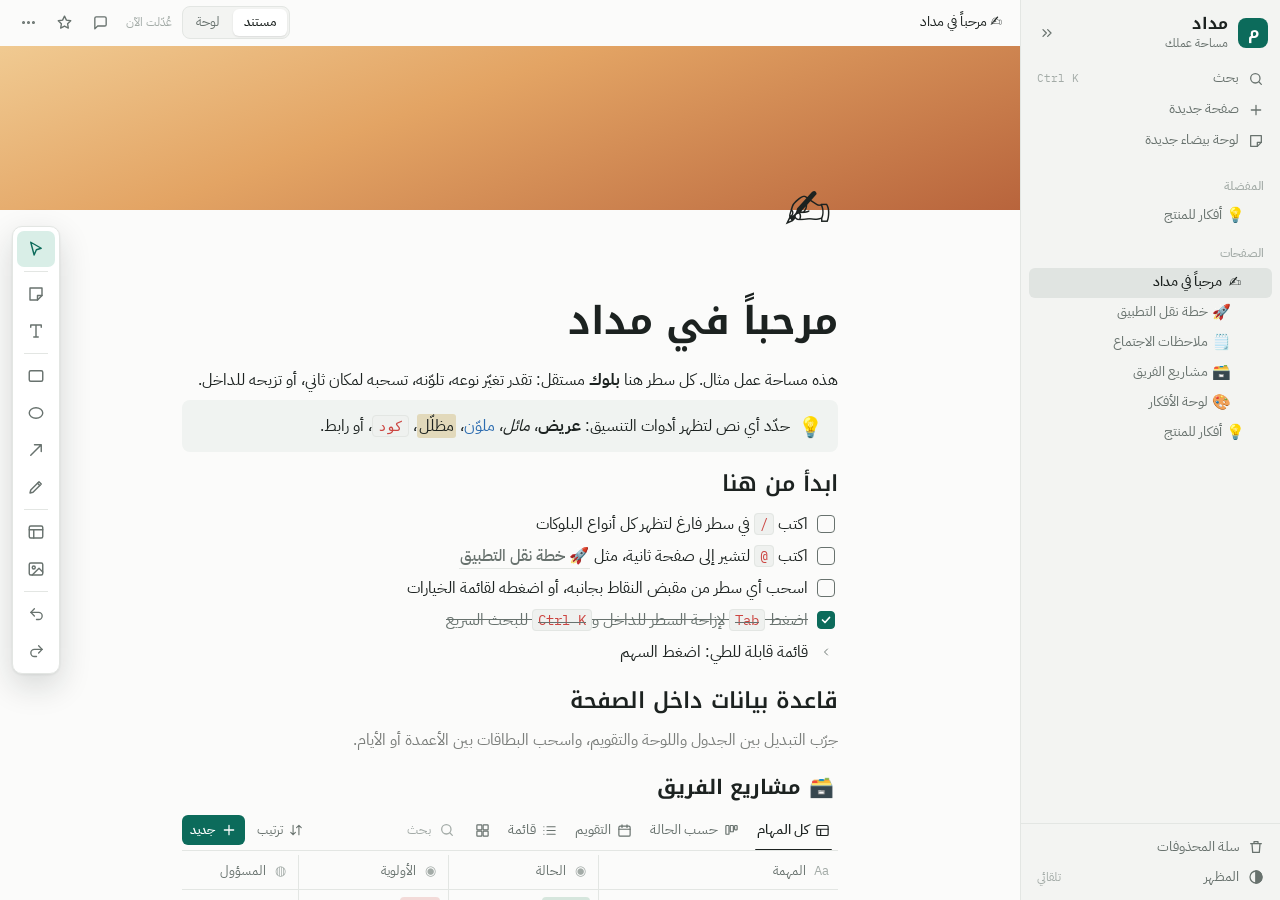
<file: مداد.html>
<!doctype html><html><head><meta charset=utf8><meta name=viewport content="width=device-width,initial-scale=1,viewport-fit=cover"><style>:root{color-scheme:light;box-sizing:border-box;padding-top:env(safe-area-inset-top,0px);padding-bottom:env(safe-area-inset-bottom,0px)}html{scroll-padding-top:env(safe-area-inset-top,0px)}body{margin:0;padding:0;font:14px -apple-system,BlinkMacSystemFont,sans-serif;background:#fff;color:#000}img{max-width:100%}[hidden]:not([hidden=until-found i]){display:none!important}</style></head><body>
<title>مداد</title>
<link rel="preconnect" href="https://fonts.googleapis.com">
<link rel="preconnect" href="https://fonts.gstatic.com" crossorigin>
<link rel="stylesheet" href="https://fonts.googleapis.com/css2?family=IBM+Plex+Sans+Arabic:wght@400;500;600&family=Noto+Kufi+Arabic:wght@600;700&family=Noto+Naskh+Arabic:wght@400;600&family=IBM+Plex+Mono:wght@400;500&display=swap">
<style>
/* Layout: page tree on the right (RTL), a calm writing column with a hover gutter for block handles; databases break out wider */
:root{
  --bg:#fbfbfa; --panel:#f3f4f2; --raised:#ffffff; --ink:#1c2220; --muted:#68726e; --faint:#a3aba7;
  --line:#e3e6e3; --hover:#ebeeeb; --press:#e0e4e1; --accent:#0c6b5b; --accent-ink:#ffffff; --accent-soft:#d9eee7;
  --callout:#f0f3f1; --code:#eff1ef; --danger:#b3392f; --danger-soft:#f8e3e0; --drop:#3a86d4;
  --overlay:rgba(15,25,22,.32); --shadow:0 12px 32px rgba(18,34,29,.16),0 1px 3px rgba(18,34,29,.08);
  --k-gray:#7b7e7b; --k-brown:#94664f; --k-orange:#cf6d12; --k-yellow:#b5880f; --k-green:#2e8659;
  --k-blue:#2c6cb0; --k-purple:#8655b5; --k-pink:#bf4a86; --k-red:#cc4541; --wbdot:#d2d8d4;
  --f-body:"IBM Plex Sans Arabic","Segoe UI",Tahoma,system-ui,sans-serif;
  --f-display:"Noto Kufi Arabic","IBM Plex Sans Arabic",Tahoma,sans-serif;
  --f-serif:"Noto Naskh Arabic","Times New Roman",serif;
  --f-mono:"IBM Plex Mono",ui-monospace,Menlo,Consolas,monospace;
}
@media (prefers-color-scheme: dark){:root:not([data-theme="light"]){
  --bg:#141817; --panel:#1a1f1d; --raised:#222826; --ink:#e5eae7; --muted:#99a39e; --faint:#5e6864;
  --line:#2b322f; --hover:#262d2a; --press:#2f3733; --accent:#4cc2a6; --accent-ink:#0d1a16; --accent-soft:#1c3832;
  --callout:#1e2522; --code:#1d2321; --danger:#e57a70; --danger-soft:#3a2321; --drop:#5ea4ec;
  --overlay:rgba(0,0,0,.55); --shadow:0 14px 36px rgba(0,0,0,.55),0 1px 3px rgba(0,0,0,.4);
  --k-gray:#a0a3a0; --k-brown:#c08f77; --k-orange:#ea9a55; --k-yellow:#dbb851; --k-green:#62c393;
  --k-blue:#64a5e6; --k-purple:#b48ee0; --k-pink:#e283b6; --k-red:#ec7b74; --wbdot:#323a36; color-scheme:dark}}
:root[data-theme="dark"]{
  --bg:#141817; --panel:#1a1f1d; --raised:#222826; --ink:#e5eae7; --muted:#99a39e; --faint:#5e6864;
  --line:#2b322f; --hover:#262d2a; --press:#2f3733; --accent:#4cc2a6; --accent-ink:#0d1a16; --accent-soft:#1c3832;
  --callout:#1e2522; --code:#1d2321; --danger:#e57a70; --danger-soft:#3a2321; --drop:#5ea4ec;
  --overlay:rgba(0,0,0,.55); --shadow:0 14px 36px rgba(0,0,0,.55),0 1px 3px rgba(0,0,0,.4);
  --k-gray:#a0a3a0; --k-brown:#c08f77; --k-orange:#ea9a55; --k-yellow:#dbb851; --k-green:#62c393;
  --k-blue:#64a5e6; --k-purple:#b48ee0; --k-pink:#e283b6; --k-red:#ec7b74; --wbdot:#323a36; color-scheme:dark}

[hidden]{display:none!important}
html{height:100%;box-sizing:border-box}
*,*::before,*::after{box-sizing:border-box}
body{height:100%;margin:0;background:var(--bg);color:var(--ink);font-family:var(--f-body);font-size:16px;line-height:1.75;-webkit-font-smoothing:antialiased}
button{font:inherit;color:inherit;background:none;border:0;cursor:pointer;padding:0}
input{font:inherit;color:inherit}
button:focus-visible,input:focus-visible,[tabindex]:focus-visible{outline:2px solid var(--accent);outline-offset:1px;border-radius:4px}
::selection{background:var(--accent-soft)}
svg{flex:none}
kbd{font-family:var(--f-mono);font-size:11px;direction:ltr;unicode-bidi:isolate}

.c-gray{color:var(--k-gray)}.c-brown{color:var(--k-brown)}.c-orange{color:var(--k-orange)}.c-yellow{color:var(--k-yellow)}.c-green{color:var(--k-green)}.c-blue{color:var(--k-blue)}.c-purple{color:var(--k-purple)}.c-pink{color:var(--k-pink)}.c-red{color:var(--k-red)}
.bg-gray,.bg-brown,.bg-orange,.bg-yellow,.bg-green,.bg-blue,.bg-purple,.bg-pink,.bg-red{border-radius:3px;padding-inline:2px}
.bg-gray{background:color-mix(in srgb,var(--k-gray) 20%,transparent)}.bg-brown{background:color-mix(in srgb,var(--k-brown) 20%,transparent)}.bg-orange{background:color-mix(in srgb,var(--k-orange) 20%,transparent)}.bg-yellow{background:color-mix(in srgb,var(--k-yellow) 24%,transparent)}.bg-green{background:color-mix(in srgb,var(--k-green) 20%,transparent)}.bg-blue{background:color-mix(in srgb,var(--k-blue) 20%,transparent)}.bg-purple{background:color-mix(in srgb,var(--k-purple) 20%,transparent)}.bg-pink{background:color-mix(in srgb,var(--k-pink) 20%,transparent)}.bg-red{background:color-mix(in srgb,var(--k-red) 20%,transparent)}

.app{display:grid;grid-template-columns:260px minmax(0,1fr);height:100%}
.app.collapsed{grid-template-columns:minmax(0,1fr)}
.app.collapsed .side{display:none}

/* ---------- sidebar ---------- */
.side{background:var(--panel);border-inline-end:1px solid var(--line);display:flex;flex-direction:column;min-height:0;min-width:0}
.side-head{display:flex;align-items:center;justify-content:space-between;padding:14px 12px 8px 10px}
.brand{display:flex;align-items:center;gap:10px;min-width:0}
.mark{width:30px;height:30px;border-radius:8px;background:var(--accent);color:var(--accent-ink);display:grid;place-items:center;font-family:var(--f-display);font-weight:700;font-size:16px;line-height:1;flex:none}
.brand b{display:block;font-family:var(--f-display);font-size:16px;line-height:1.3}
.brand small{display:block;color:var(--muted);font-size:12px;line-height:1.4}
.side-acts{display:flex;flex-direction:column;gap:1px;padding:4px 8px 8px}
.sbtn{display:flex;align-items:center;gap:9px;height:30px;padding-inline:8px;border-radius:6px;font-size:14px;color:var(--muted);width:100%;text-align:start}
.sbtn:hover{background:var(--hover);color:var(--ink)}
.sbtn .sp{flex:1}
.sbtn kbd{color:var(--faint)}
.tree{flex:1;overflow-y:auto;padding:0 8px 12px;min-height:0}
.sec-label{font-size:12px;color:var(--faint);padding:12px 8px 4px;font-weight:500}
.row{display:flex;align-items:center;gap:3px;height:30px;border-radius:6px;padding-inline-end:4px;font-size:14px;color:var(--muted);cursor:pointer;user-select:none}
.row:hover{background:var(--hover);color:var(--ink)}
.row.active{background:var(--press);color:var(--ink);font-weight:500}
.row .tog,.row .rb{width:22px;height:22px;border-radius:4px;display:grid;place-items:center;flex:none;color:var(--faint)}
.row .tog:hover,.row .rb:hover{background:var(--line);color:var(--ink)}
.row .tog svg{transition:transform .15s}
.row .tog.open svg{transform:rotate(-90deg)}
.row .tog.none{visibility:hidden}
.row .ic{flex:none;width:20px;text-align:center;font-size:15px}
.row .nm{flex:1;min-width:0;white-space:nowrap;overflow:hidden;text-overflow:ellipsis}
.row .rb{opacity:0}
.row:hover .rb,.row .rb:focus-visible{opacity:1}
.side-foot{border-top:1px solid var(--line);padding:8px}

/* ---------- top bar ---------- */
.main{overflow-y:auto;overflow-x:hidden;min-width:0;position:relative}
.top{position:sticky;top:0;z-index:8;display:flex;align-items:center;gap:4px;height:46px;padding-inline:max(12px,env(safe-area-inset-right,0px)) max(12px,env(safe-area-inset-left,0px));background:var(--bg);border-bottom:1px solid transparent}
.main.scrolled .top{border-bottom-color:var(--line)}
.crumbs{flex:1;min-width:0;display:flex;align-items:center;gap:1px;overflow:hidden;font-size:14px;white-space:nowrap}
.crumbs button{padding:2px 6px;border-radius:4px;color:var(--muted);overflow:hidden;text-overflow:ellipsis;max-width:200px}
.crumbs button:hover{background:var(--hover);color:var(--ink)}
.crumbs button:last-child{color:var(--ink)}
.crumbs .sep{color:var(--faint);padding-inline:1px}
.status{font-size:12px;color:var(--faint);white-space:nowrap;padding-inline:6px}
.ib{width:32px;height:32px;border-radius:6px;display:grid;place-items:center;color:var(--muted);flex:none}
.ib:hover{background:var(--hover);color:var(--ink)}
.ib.on{color:var(--k-yellow)}
.nav-open{display:none}
.app.collapsed .nav-open{display:grid}

/* ---------- page ---------- */
.cover{height:210px;position:relative;margin-top:-46px}
.cover-tools{position:absolute;bottom:12px;inset-inline-start:max(16px,calc(50% - 360px));display:flex;gap:6px;opacity:0;transition:opacity .15s}
.cover:hover .cover-tools,.cover-tools:focus-within{opacity:1}
.cover-tools button{background:var(--raised);color:var(--ink);font-size:12px;padding:4px 10px;border-radius:6px;box-shadow:var(--shadow)}
.cv-dunes{background:linear-gradient(160deg,#f3d29b 0%,#e3a464 45%,#b8643c 100%)}
.cv-sea{background:linear-gradient(200deg,#bfe9e3 0%,#3fa7a0 50%,#0d4f5c 100%)}
.cv-ula{background:linear-gradient(180deg,#f6c9a3 0%,#c97a52 55%,#6e3c2c 100%)}
.cv-night{background:radial-gradient(circle at 75% 25%,#3a4f86 0%,#1b2448 45%,#0b1024 100%)}
.cv-palm{background:linear-gradient(135deg,#d7e8c2 0%,#78a85b 50%,#2f5a35 100%)}
.cv-sarawat{background:linear-gradient(180deg,#dfe7ee 0%,#8aa1b8 50%,#3f5469 100%)}
.cv-dawn{background:linear-gradient(120deg,#fde1d3 0%,#f3a9a0 40%,#9d7bc4 100%)}
.cv-mist{background:linear-gradient(160deg,#eef1ef 0%,#c9d3cf 60%,#93a39d 100%)}

.doc{max-width:788px;margin:0 auto;padding-block:40px 0;padding-inline:66px}
.doc.full{max-width:none;padding-inline:96px}
.doc.has-cover{padding-top:0}
.doc.has-cover .page-icon{margin-top:-38px}
.pctrl{display:flex;gap:4px;min-height:30px;opacity:0;transition:opacity .15s;margin-top:8px}
.doc.has-cover .pctrl:first-child{margin-top:12px}
.doc:hover .pctrl,.pctrl:focus-within{opacity:1}
.ghost{display:flex;align-items:center;gap:6px;font-size:13px;color:var(--faint);padding:3px 8px;border-radius:5px}
.ghost:hover{background:var(--hover);color:var(--muted)}
.page-icon{font-size:56px;line-height:1;width:76px;height:76px;border-radius:10px;display:grid;place-items:center;margin-inline-start:-8px;position:relative}
.page-icon:hover{background:var(--hover)}
.page-title{font-family:var(--f-display);font-size:2.4rem;line-height:1.45;font-weight:700;margin:8px 0 14px;outline:none;word-break:break-word}
.page-title:empty::before{content:attr(data-ph);color:var(--faint)}
.f-serif .page-title,.f-serif .content{font-family:var(--f-serif)}
.f-mono .page-title,.f-mono .content{font-family:var(--f-mono);font-size:.95em}
.lockbar{display:flex;align-items:center;gap:10px;font-size:13px;color:var(--muted);background:var(--panel);border-radius:8px;padding:6px 12px;margin-bottom:10px}
.lockbar button{color:var(--accent);font-weight:500}
.tail{min-height:30vh;cursor:text}
.locked .gut,.locked .tail{display:none}
.edited{font-size:12px;color:var(--faint);margin-top:-6px;margin-bottom:12px}

/* properties on row pages */
.props{display:flex;flex-direction:column;gap:2px;margin:0 0 16px;padding-bottom:14px;border-bottom:1px solid var(--line)}
.prow{display:grid;grid-template-columns:160px minmax(0,1fr);align-items:start;gap:6px;min-height:34px}
.plabel{display:flex;align-items:center;gap:8px;height:34px;padding-inline:6px;border-radius:5px;color:var(--muted);font-size:14px;text-align:start;min-width:0}
.plabel span:last-child{overflow:hidden;text-overflow:ellipsis;white-space:nowrap}
.plabel:hover{background:var(--hover)}
.pg{width:18px;text-align:center;color:var(--faint);font-size:13px;flex:none}
.pval{min-width:0;font-size:14px}
.pval .cin,.pval .selcell,.pval .tcell{min-height:34px;border-radius:5px}
.pval .cin:hover,.pval .selcell:hover{background:var(--hover)}
.pval .cin[type="date"]{width:auto}
.padd{font-size:13px;color:var(--faint);padding:4px 6px;border-radius:5px;align-self:flex-start;display:flex;align-items:center;gap:6px}
.padd:hover{background:var(--hover);color:var(--muted)}

/* comments */
.comments{margin:0 0 18px;padding-bottom:12px;border-bottom:1px solid var(--line);display:flex;flex-direction:column;gap:10px}
.cm{display:flex;gap:10px;align-items:flex-start}
.av{width:26px;height:26px;border-radius:50%;background:var(--accent-soft);color:var(--accent);display:grid;place-items:center;font-size:12px;font-weight:600;flex:none;margin-top:2px}
.cm-b{flex:1;min-width:0;font-size:14px}
.cm-m{font-size:12px;color:var(--faint)}
.cm-m b{color:var(--ink);font-weight:600;margin-inline-end:6px}
.cm .ib{width:26px;height:26px;opacity:0}
.cm:hover .ib,.cm .ib:focus-visible{opacity:1}
.cm-in{flex:1;border:0;background:none;outline:none;font-size:14px;padding:4px 0;min-width:0}
.cm-in::placeholder{color:var(--faint)}

/* ---------- blocks ---------- */
.block{position:relative;display:flex;align-items:flex-start;gap:6px;padding-block:2px;border-radius:4px}
.gut{position:absolute;inset-inline-start:-50px;top:3px;display:flex;gap:1px;opacity:0;transition:opacity .12s}
.block:hover>.gut,.block:focus-within>.gut,.gut:focus-within{opacity:1}
.gb{width:22px;height:24px;border-radius:4px;display:grid;place-items:center;color:var(--faint)}
.gb:hover{background:var(--hover);color:var(--ink)}
.gb.grip{cursor:grab}
.content{flex:1;min-width:0;outline:none;white-space:pre-wrap;word-break:break-word;min-height:1.75em;caret-color:var(--accent)}
.content:empty::before{content:attr(data-ph);color:var(--faint);pointer-events:none}
.t-p .content:empty:not(:focus)::before{content:""}
.content code{font-family:var(--f-mono);font-size:.86em;background:var(--code);border:1px solid var(--line);border-radius:4px;padding:1px 5px;color:var(--k-red);direction:ltr;unicode-bidi:isolate}
.content a{color:inherit;text-decoration:underline;text-decoration-color:var(--faint);text-underline-offset:3px}
.mention{color:var(--muted);font-weight:500;border-bottom:1px solid var(--line);cursor:pointer;padding-inline:1px;user-select:all}
.mention:hover{background:var(--hover);color:var(--ink)}
.mention.gone{text-decoration:line-through;color:var(--faint)}
.t-h1{margin-top:1.1em}.t-h2{margin-top:.85em}.t-h3{margin-top:.55em}
.t-h1 .content{font-family:var(--f-display);font-size:1.75rem;font-weight:700;line-height:1.5}
.t-h2 .content{font-family:var(--f-display);font-size:1.38rem;font-weight:600;line-height:1.55}
.t-h3 .content{font-size:1.15rem;font-weight:600}
.marker{flex:none;min-width:24px;text-align:center;color:var(--muted);font-variant-numeric:tabular-nums}
.t-ul .marker{font-size:1.35em;line-height:1.3}
.check{flex:none;width:18px;height:18px;margin-top:5px;margin-inline:3px;border:1.6px solid var(--muted);border-radius:4px;display:grid;place-items:center;background:var(--bg)}
.check svg{opacity:0}
.check.on,.done .check{background:var(--accent);border-color:var(--accent);color:var(--accent-ink)}
.check.on svg,.done .check svg{opacity:1}
.done .content{text-decoration:line-through;color:var(--muted)}
.tarrow{flex:none;width:24px;height:28px;border-radius:4px;display:grid;place-items:center;color:var(--muted)}
.tarrow:hover{background:var(--hover)}
.tarrow svg{transition:transform .15s}
.tarrow.open svg{transform:rotate(-90deg)}
.tgl-empty{font-size:14px;color:var(--faint);padding:2px 6px;border-radius:4px;cursor:pointer;margin-inline-start:30px}
.tgl-empty:hover{background:var(--hover)}
.t-quote .content{border-inline-start:3px solid currentColor;padding-inline-start:14px;font-size:1.06rem}
.t-callout{background:var(--callout);padding:12px 14px;border-radius:8px;margin-block:4px}
.cicon{flex:none;font-size:20px;line-height:1.5;width:28px;height:28px;border-radius:5px;display:grid;place-items:center}
.cicon:hover{background:var(--hover)}
.t-code{background:var(--code);border-radius:8px;padding:30px 16px 14px;margin-block:4px}
.t-code .content{font-family:var(--f-mono);font-size:14px;line-height:1.65;direction:ltr;text-align:left;tab-size:2}
.codebar{position:absolute;top:6px;inset-inline:12px;display:flex;justify-content:space-between;font-family:var(--f-mono);font-size:11px;color:var(--faint);direction:ltr}
.codebar button{font-size:11px;color:var(--faint);padding:1px 6px;border-radius:4px}
.codebar button:hover{background:var(--hover);color:var(--ink)}
.t-divider{padding-block:10px}
.t-divider hr{flex:1;border:0;border-top:1px solid var(--line);margin:0}
.plink{flex:1;display:flex;align-items:center;gap:8px;padding:3px 6px;margin-inline-start:-6px;border-radius:5px;text-align:start;min-width:0}
.plink:hover{background:var(--hover)}
.plmeta{font-size:12px;color:var(--faint);margin-inline-start:6px}
.plink .nm{font-weight:500;border-bottom:1px solid var(--line);overflow:hidden;text-overflow:ellipsis;white-space:nowrap}
.t-image figure{flex:1;margin:4px 0;min-width:0}
.t-image img{display:block;max-width:100%;border-radius:6px}
.t-image figcaption{font-size:13px;color:var(--muted);margin-top:6px;outline:none;min-height:1.5em}
.t-image figcaption:empty::before{content:attr(data-ph);color:var(--faint)}
.imgph{flex:1;display:flex;align-items:center;gap:12px;background:var(--panel);border-radius:6px;padding:14px 16px;color:var(--muted);font-size:14px;flex-wrap:wrap}
.imgph label{background:var(--raised);border:1px solid var(--line);border-radius:6px;padding:4px 12px;cursor:pointer;color:var(--ink)}
.imgph label:hover{background:var(--hover)}
.imgph input{position:absolute;opacity:0;width:1px;height:1px}
.t-db{display:block;margin-block:10px}
.blk-c-gray .content{color:var(--k-gray)}.blk-c-brown .content{color:var(--k-brown)}.blk-c-orange .content{color:var(--k-orange)}.blk-c-yellow .content{color:var(--k-yellow)}.blk-c-green .content{color:var(--k-green)}.blk-c-blue .content{color:var(--k-blue)}.blk-c-purple .content{color:var(--k-purple)}.blk-c-pink .content{color:var(--k-pink)}.blk-c-red .content{color:var(--k-red)}
.blk-bg-gray{background:color-mix(in srgb,var(--k-gray) 14%,transparent)}.blk-bg-brown{background:color-mix(in srgb,var(--k-brown) 14%,transparent)}.blk-bg-orange{background:color-mix(in srgb,var(--k-orange) 14%,transparent)}.blk-bg-yellow{background:color-mix(in srgb,var(--k-yellow) 16%,transparent)}.blk-bg-green{background:color-mix(in srgb,var(--k-green) 14%,transparent)}.blk-bg-blue{background:color-mix(in srgb,var(--k-blue) 14%,transparent)}.blk-bg-purple{background:color-mix(in srgb,var(--k-purple) 14%,transparent)}.blk-bg-pink{background:color-mix(in srgb,var(--k-pink) 14%,transparent)}.blk-bg-red{background:color-mix(in srgb,var(--k-red) 14%,transparent)}
[class*="blk-bg-"]{padding-inline:6px}
.block.dragging{opacity:.4}
.block.drop-b::before,.block.drop-a::after{content:"";position:absolute;inset-inline:0;height:3px;border-radius:2px;background:var(--drop);opacity:.8}
.block.drop-b::before{top:-2px}.block.drop-a::after{bottom:-2px}

.tpl{margin-top:22px;display:flex;flex-direction:column;gap:2px}
.tpl .lbl{font-size:13px;color:var(--faint);margin-bottom:4px}
.tpl button{display:flex;align-items:center;gap:10px;font-size:14px;color:var(--muted);padding:5px 8px;border-radius:6px;text-align:start;width:fit-content}
.tpl button:hover{background:var(--hover);color:var(--ink)}

/* ---------- databases ---------- */
.dbw{min-width:0}
.dbtitle{display:flex;align-items:center;gap:8px;font-family:var(--f-display);font-size:1.25rem;font-weight:700;padding:2px 4px;border-radius:5px;margin-bottom:4px;text-align:start}
.dbtitle:hover{background:var(--hover)}
.dbbar{display:flex;align-items:center;gap:8px;border-bottom:1px solid var(--line);flex-wrap:wrap;row-gap:4px}
.tabs{display:flex;gap:2px;flex:1;min-width:0;overflow-x:auto;scrollbar-width:none}
.vtab{display:flex;align-items:center;gap:6px;font-size:14px;color:var(--muted);padding:7px 8px;white-space:nowrap;position:relative;border-radius:5px 5px 0 0}
.vtab:hover{color:var(--ink);background:var(--hover)}
.vtab.on{color:var(--ink);font-weight:500}
.vtab.on::after{content:"";position:absolute;inset-inline:6px;bottom:-1px;height:2px;background:var(--ink);border-radius:2px}
.dbtools{display:flex;align-items:center;gap:4px;padding-block:4px}
.dsearch{display:flex;align-items:center;gap:6px;height:30px;border-radius:6px;padding-inline:8px;color:var(--faint)}
.dsearch:focus-within{background:var(--hover)}
.dsearch input{border:0;background:none;outline:none;width:110px;font-size:13px;color:var(--ink)}
.dsearch input::placeholder{color:var(--faint)}
.tb{display:flex;align-items:center;gap:6px;font-size:13px;color:var(--muted);height:30px;padding-inline:8px;border-radius:6px;white-space:nowrap}
.tb:hover{background:var(--hover);color:var(--ink)}
.tb.act{color:var(--accent)}
.newbtn{background:var(--accent);color:var(--accent-ink);font-weight:500}
.newbtn:hover{background:var(--accent);color:var(--accent-ink);filter:brightness(1.08)}
.dbbody{padding-top:4px}
.dbempty{padding:22px 4px;color:var(--muted);font-size:14px;display:flex;flex-direction:column;align-items:flex-start;gap:10px}
.dbcount{font-size:12px;color:var(--faint);padding:6px 4px}
.tsc{overflow-x:auto;border-top:0}
.dt{border-collapse:collapse;font-size:14px;min-width:100%}
.dt th{font-weight:400;text-align:start;border-bottom:1px solid var(--line);border-inline-end:1px solid var(--line);padding:0;white-space:nowrap}
.dt td{border-bottom:1px solid var(--line);border-inline-end:1px solid var(--line);padding:0;vertical-align:top}
.dt th:last-child,.dt td:last-child{border-inline-end:0}
.dt .td-title,.dt .th-title{min-width:240px}
.dt td,.dt th{min-width:150px}
.dt .td-checkbox,.dt .th-checkbox{min-width:110px}
.dt .th-add,.dt .td-x{min-width:40px;width:40px}
.thb{display:flex;align-items:center;gap:6px;width:100%;height:34px;padding-inline:8px;color:var(--muted);font-size:13px;text-align:start}
.thb:hover{background:var(--hover)}
.thb .pn{overflow:hidden;text-overflow:ellipsis}
.cin{display:block;width:100%;border:0;background:none;outline:none;padding:6px 8px;font-size:14px;min-height:34px;color:var(--ink)}
.cin:focus{background:var(--raised);box-shadow:inset 0 0 0 2px var(--accent-soft)}
.cin[type="date"]{font-family:var(--f-body);min-width:0}
.tcell{display:flex;align-items:center;gap:6px;padding:4px 8px;min-height:34px}
.ttl{flex:1;min-width:0;outline:none;font-weight:500;white-space:pre-wrap;word-break:break-word}
.ttl:empty::before{content:attr(data-ph);color:var(--faint);font-weight:400}
.open{display:flex;align-items:center;gap:4px;font-size:12px;color:var(--muted);background:var(--raised);border:1px solid var(--line);border-radius:5px;padding:1px 6px;opacity:0;flex:none}
tr:hover .open,.tcell:focus-within .open,.open:focus-visible{opacity:1}
.selcell{display:flex;flex-wrap:wrap;gap:4px;align-items:center;width:100%;min-height:34px;padding:5px 8px;text-align:start}
.selcell:hover{background:var(--hover)}
.selcell .empty{color:var(--faint);font-size:13px}
.opt{display:inline-flex;align-items:center;font-size:13px;line-height:1.5;padding:0 8px;border-radius:4px;background:color-mix(in srgb,var(--k) 18%,transparent);color:color-mix(in srgb,var(--k) 78%,var(--ink));white-space:nowrap;max-width:100%;overflow:hidden;text-overflow:ellipsis}
.ckwrap{padding:4px 8px;min-height:34px;display:flex;align-items:center}
.ckwrap .check{margin:0}
.urlc{display:flex;align-items:center}
.urlc .cin{flex:1;min-width:0}
.urlc a{color:var(--muted);padding:4px 6px;border-radius:4px;display:grid;place-items:center}
.urlc a:hover{background:var(--hover);color:var(--ink)}
.rowdel{width:100%;height:34px;display:grid;place-items:center;color:var(--faint);opacity:0}
tr:hover .rowdel,.rowdel:focus-visible{opacity:1}
.rowdel:hover{color:var(--danger)}
.dbadd{display:flex;align-items:center;gap:6px;color:var(--faint);font-size:14px;padding:6px 8px;border-radius:5px;width:100%;text-align:start}
.dbadd:hover{background:var(--hover);color:var(--muted)}
.board{display:flex;gap:12px;overflow-x:auto;padding-bottom:12px;align-items:flex-start}
.bcol{flex:none;width:262px;border-radius:8px;padding:6px;background:color-mix(in srgb,var(--k) 7%,transparent)}
.bcol.over{box-shadow:inset 0 0 0 2px var(--drop)}
.bcol-h{display:flex;align-items:center;gap:8px;padding:2px 4px 8px;font-size:13px;color:var(--muted)}
.bcards{display:flex;flex-direction:column;gap:6px;min-height:8px}
.card{background:var(--raised);border:1px solid var(--line);border-radius:7px;padding:8px 10px;text-align:start;cursor:pointer;display:flex;flex-direction:column;gap:6px;box-shadow:0 1px 2px rgba(0,0,0,.04)}
.card:hover{background:var(--hover)}
.card .ct{font-weight:500;font-size:14px;line-height:1.5;word-break:break-word}
.chips{display:flex;flex-wrap:wrap;gap:4px;font-size:12px;color:var(--muted);align-items:center}
.chips .mut{display:inline-flex;gap:4px;align-items:center}
.cal-h{display:flex;align-items:center;gap:10px;padding:8px 2px;flex-wrap:wrap}
.cal-h h4{margin:0;font-family:var(--f-display);font-size:1.05rem;font-weight:600}
.cal-h small{color:var(--faint);font-size:12px}
.cal-h .sp{flex:1}
.calsc{overflow-x:auto}
.cal{display:grid;grid-template-columns:repeat(7,minmax(78px,1fr));border-top:1px solid var(--line);border-inline-start:1px solid var(--line);min-width:546px}
.dname{font-size:12px;color:var(--muted);padding:6px 8px;border-bottom:1px solid var(--line);border-inline-end:1px solid var(--line)}
.day{min-height:108px;border-bottom:1px solid var(--line);border-inline-end:1px solid var(--line);padding:4px;display:flex;flex-direction:column;gap:3px;position:relative;cursor:pointer}
.day:hover{background:color-mix(in srgb,var(--hover) 60%,transparent)}
.day.out{background:var(--panel)}
.day.out .dn{color:var(--faint)}
.day.over{box-shadow:inset 0 0 0 2px var(--drop)}
.dn{font-size:12px;color:var(--muted);align-self:flex-end;min-width:24px;height:24px;display:grid;place-items:center;border-radius:12px;font-variant-numeric:tabular-nums}
.day.today .dn{background:var(--accent);color:var(--accent-ink);font-weight:600}
.chip{font-size:12px;text-align:start;background:var(--raised);border:1px solid var(--line);border-radius:5px;padding:2px 6px;white-space:nowrap;overflow:hidden;text-overflow:ellipsis;box-shadow:0 1px 2px rgba(0,0,0,.05)}
.chip:hover{background:var(--hover)}
.lrow{display:flex;align-items:center;gap:10px;width:100%;padding:7px 6px;border-bottom:1px solid var(--line);text-align:start;font-size:14px;flex-wrap:wrap}
.lrow:hover{background:var(--hover)}
.lrow .lt{font-weight:500;flex:1;min-width:140px}
.gal{display:grid;grid-template-columns:repeat(auto-fill,minmax(210px,1fr));gap:12px;padding-block:8px}
.gcard{border:1px solid var(--line);border-radius:8px;overflow:hidden;text-align:start;display:flex;flex-direction:column;background:var(--raised)}
.gcard:hover{background:var(--hover)}
.gprev{height:110px;background:var(--panel);padding:10px 12px;font-size:11px;line-height:1.6;color:var(--muted);overflow:hidden}
.gbody{padding:8px 12px 10px;display:flex;flex-direction:column;gap:6px}

/* ---------- popovers & menus ---------- */
.pop{position:fixed;z-index:60;background:var(--raised);border:1px solid var(--line);border-radius:10px;box-shadow:var(--shadow);padding:5px;max-height:min(420px,72vh);overflow-y:auto;width:270px;font-size:14px}
.pop .sec{font-size:12px;color:var(--faint);padding:8px 8px 3px;font-weight:500}
.pop .sec:first-child{padding-top:4px}
.pop hr{border:0;border-top:1px solid var(--line);margin:5px 0}
.mi{display:flex;align-items:center;gap:10px;width:100%;padding:5px 8px;border-radius:6px;text-align:start;min-height:32px}
.mi:hover,.mi.on{background:var(--hover)}
.mi .g{flex:none;width:36px;height:36px;border:1px solid var(--line);border-radius:6px;display:grid;place-items:center;background:var(--bg);font-family:var(--f-display);font-size:13px;color:var(--muted)}
.mi .gi{flex:none;width:20px;display:grid;place-items:center;color:var(--muted);font-size:14px}
.mi .tx{flex:1;min-width:0;display:flex;flex-direction:column;line-height:1.35}
.mi .tx small{color:var(--muted);font-size:12px}
.mi .ok{color:var(--accent)}
.mi kbd{color:var(--faint)}
.mi.danger{color:var(--danger)}
.mi.danger .gi{color:var(--danger)}
.mi.armed{background:var(--danger);color:#fff}
.mi.armed .gi{color:#fff}
.pin{width:100%;border:1px solid var(--line);background:var(--bg);border-radius:6px;padding:5px 9px;font-size:14px;outline:none;margin-bottom:4px}
.pin:focus{border-color:var(--accent)}
.orow{display:flex;align-items:center;gap:2px}
.orow .mi{flex:1}
.ox{width:26px;height:26px;border-radius:5px;display:grid;place-items:center;color:var(--faint);flex:none}
.ox:hover{background:var(--hover);color:var(--danger)}
.icons{display:grid;grid-template-columns:repeat(8,1fr);gap:1px}
.icons button{font-size:21px;height:36px;border-radius:6px}
.icons button:hover{background:var(--hover)}
.covers{display:grid;grid-template-columns:repeat(2,1fr);gap:6px;padding:4px}
.covers button{height:58px;border-radius:6px;position:relative;overflow:hidden}
.covers button span{position:absolute;bottom:4px;inset-inline-start:6px;font-size:11px;color:#fff;text-shadow:0 1px 2px rgba(0,0,0,.5)}
.colors{display:grid;grid-template-columns:repeat(5,1fr);gap:4px;padding:2px 4px 6px}
.colors button{height:30px;border-radius:5px;border:1px solid var(--line);display:grid;place-items:center;font-weight:600;font-size:14px}
.colors button:hover{border-color:var(--muted)}
.fontrow{display:grid;grid-template-columns:repeat(3,1fr);gap:4px;padding:2px 4px 6px}
.fontrow button{border-radius:6px;padding:6px 0;display:flex;flex-direction:column;align-items:center;font-size:12px;color:var(--muted);border:1px solid transparent}
.fontrow button b{font-size:20px;color:var(--ink);font-weight:500;line-height:1.4}
.fontrow button:hover{background:var(--hover)}
.fontrow button.on{border-color:var(--accent);color:var(--accent)}
.meta{font-size:12px;color:var(--faint);padding:6px 8px 4px;line-height:1.6}
.keys{display:grid;grid-template-columns:auto 1fr;gap:6px 14px;padding:6px 8px;font-size:13px}
.keys kbd{background:var(--panel);border:1px solid var(--line);border-radius:4px;padding:1px 6px;color:var(--ink);justify-self:start}

.fmt{position:fixed;z-index:65;display:flex;align-items:center;gap:1px;background:var(--raised);border:1px solid var(--line);border-radius:8px;box-shadow:var(--shadow);padding:3px}
.fb{min-width:32px;height:30px;border-radius:5px;display:grid;place-items:center;color:var(--ink);font-size:14px;padding-inline:6px}
.fb:hover{background:var(--hover)}
.fb.on{color:var(--accent);background:var(--accent-soft)}
.fsep{width:1px;height:20px;background:var(--line);margin-inline:2px}
.fmt input{border:0;outline:none;background:none;width:220px;padding:4px 8px;font-size:13px;direction:ltr}

.modal{position:fixed;inset:0;z-index:70;background:var(--overlay);display:flex;justify-content:center;align-items:flex-start;padding:12vh 16px 16px}
.mbox{width:min(600px,100%);background:var(--raised);border-radius:12px;box-shadow:var(--shadow);overflow:hidden;display:flex;flex-direction:column;max-height:70vh}
.fsearch{display:flex;align-items:center;gap:10px;padding:12px 16px;border-bottom:1px solid var(--line);color:var(--faint)}
.fsearch input{flex:1;border:0;outline:none;background:none;font-size:17px;color:var(--ink);min-width:0}
.flist{overflow-y:auto;padding:6px}
.fitem{display:flex;align-items:center;gap:10px;width:100%;padding:8px 10px;border-radius:7px;text-align:start}
.fitem.on,.fitem:hover{background:var(--hover)}
.fitem .fi{font-size:18px;width:24px;text-align:center;flex:none}
.fitem .ft{flex:1;min-width:0;display:flex;flex-direction:column;line-height:1.4}
.fitem .ft small{color:var(--faint);font-size:12px;white-space:nowrap;overflow:hidden;text-overflow:ellipsis}
.fitem .snip{color:var(--muted);font-size:13px;white-space:nowrap;overflow:hidden;text-overflow:ellipsis}
.fnote{padding:6px 10px;font-size:12px;color:var(--faint)}
.mbox textarea{border:0;outline:none;background:var(--panel);color:var(--ink);font-family:var(--f-mono);font-size:13px;padding:14px;min-height:300px;direction:ltr;resize:vertical}
.mfoot{display:flex;justify-content:space-between;align-items:center;padding:10px 14px;font-size:13px;color:var(--muted);gap:10px}

.toast{position:fixed;z-index:80;bottom:calc(20px + env(safe-area-inset-bottom,0px));left:50%;transform:translateX(-50%);background:var(--ink);color:var(--bg);border-radius:8px;padding:9px 14px;font-size:14px;display:flex;align-items:center;gap:14px;box-shadow:var(--shadow);max-width:calc(100vw - 32px)}
.toast button{color:var(--bg);font-weight:600;text-decoration:underline;text-underline-offset:3px}

.data{position:fixed;z-index:45;top:0;bottom:0;inset-inline-end:0;width:min(480px,100vw);background:var(--raised);border-inline-start:1px solid var(--line);box-shadow:var(--shadow);display:flex;flex-direction:column;padding-top:env(safe-area-inset-top,0px);padding-bottom:env(safe-area-inset-bottom,0px)}
.data-head{display:flex;align-items:center;justify-content:space-between;padding:12px 16px 4px}
.data-head h2{margin:0;font-family:var(--f-display);font-size:1.05rem}
.data-body{overflow-y:auto;padding:0 16px 24px;font-size:14px}
.data-body p{color:var(--muted);margin:4px 0 12px}
.schema{font-family:var(--f-mono);font-size:12px;line-height:1.6;background:var(--code);border-radius:8px;padding:12px 14px;direction:ltr;text-align:left;white-space:pre;overflow-x:auto;margin:0 0 14px}
.tbl{overflow-x:auto;border:1px solid var(--line);border-radius:8px}
.tbl table{border-collapse:collapse;width:100%;font-size:13px}
.tbl th{font-family:var(--f-mono);font-weight:500;font-size:11px;color:var(--muted);text-align:start;background:var(--panel);padding:6px 9px;border-bottom:1px solid var(--line);white-space:nowrap}
.tbl td{padding:6px 9px;border-bottom:1px solid var(--line);vertical-align:top}
.tbl tr:last-child td{border-bottom:0}
.tbl .mono{font-family:var(--f-mono);font-size:11px;color:var(--muted);white-space:nowrap;direction:ltr}
.tbl .txt{max-width:200px;overflow:hidden;text-overflow:ellipsis;white-space:nowrap}
.pill{display:inline-block;font-family:var(--f-mono);font-size:11px;padding:0 7px;border-radius:99px;background:var(--accent-soft);color:var(--accent);white-space:nowrap}

.backdrop{display:none}
@media (max-width:860px){
  .app,.app.collapsed{grid-template-columns:minmax(0,1fr)}
  .app.collapsed .side,.side{display:flex;position:fixed;z-index:50;top:0;bottom:0;inset-inline-start:0;width:min(300px,86vw);transform:translateX(105%);transition:transform .2s;padding-top:env(safe-area-inset-top,0px);padding-bottom:env(safe-area-inset-bottom,0px);box-shadow:var(--shadow)}
  .app.nav .side{transform:none}
  .app.nav .backdrop{display:block;position:fixed;inset:0;z-index:48;background:var(--overlay)}
  .nav-open{display:grid}
  .side-head .ib{display:none}
  .status{display:none}
  .doc,.doc.full{padding-inline:max(30px,env(safe-area-inset-right,0px)) max(30px,env(safe-area-inset-left,0px));padding-top:20px}
  .gut{inset-inline-start:-28px}
  .gut .gb.plus{display:none}
  .page-title{font-size:1.9rem}
  .cover{height:150px}
  .prow{grid-template-columns:118px minmax(0,1fr)}
  .row .rb{opacity:1}
  .dsearch input{width:80px}
}

/* ---------- whiteboard ---------- */
.main.wbmode{overflow:hidden}
.main.wbmode #docWrap{height:calc(100% - 46px)}
.wb{position:relative;height:100%;overflow:hidden;border-top:1px solid var(--line)}
.wbv{position:absolute;inset:0;overflow:hidden;background-color:var(--bg);background-image:radial-gradient(circle,var(--wbdot) 1.2px,transparent 1.4px);touch-action:none;outline:none;user-select:none;-webkit-user-select:none}
.wbv.t-hand,.wbv.panning{cursor:grab}
.wbv.panning:active{cursor:grabbing}
.wbv.t-sticky,.wbv.t-text,.wbv.t-rect,.wbv.t-ellipse,.wbv.t-diamond,.wbv.t-arrow,.wbv.t-pen,.wbv.t-frame{cursor:crosshair}
.wbw{position:absolute;left:0;top:0;transform-origin:0 0;--iz:1}
.wbs{position:absolute;left:0;top:0;width:1px;height:1px;overflow:visible;pointer-events:none}
.wbs .hit{pointer-events:stroke;cursor:pointer}
.it{position:absolute}
.it .itx{white-space:pre-wrap;word-break:break-word;outline:none;line-height:1.4;font-family:var(--f-body)}
.it-sticky{padding:16px;display:flex;color:#1d211f;border-radius:3px;box-shadow:0 1px 1px rgba(0,0,0,.06),0 8px 18px -6px rgba(0,0,0,.18)}
.it-sticky .itx{flex:1;min-width:0;display:flex;align-items:center;justify-content:center;text-align:center;overflow:hidden}
.it-shape{display:flex;align-items:center;justify-content:center;padding:12px 16px}
.it-shape .shp{position:absolute;inset:0;width:100%;height:100%;overflow:visible}
.it-shape .itx{position:relative;text-align:center;color:var(--ink);max-width:100%;overflow:hidden;max-height:100%}
.it-ellipse .itx,.it-diamond .itx{max-width:72%}
.it-text .itx{min-height:1.4em}
.it-frame{background:var(--raised);border:1px solid var(--line);border-radius:6px;pointer-events:none;box-shadow:0 1px 3px rgba(0,0,0,.05)}
.it-frame .ftitle,.it-frame .hdl,.it-frame .vote{pointer-events:auto}
.ftitle{position:absolute;bottom:100%;inset-inline-start:0;margin-bottom:calc(6px*var(--iz));font-size:calc(14px*var(--iz));color:var(--muted);white-space:nowrap;cursor:pointer;font-weight:500;padding:0 2px}
.it-image img{display:block;width:100%;height:100%;object-fit:cover;border-radius:4px;pointer-events:none}
.it.sel{outline:calc(2px*var(--iz)) solid var(--drop);outline-offset:calc(3px*var(--iz))}
.it-frame.sel{outline-offset:0}
.hdl{position:absolute;right:calc(-8px*var(--iz));bottom:calc(-8px*var(--iz));width:calc(12px*var(--iz));height:calc(12px*var(--iz));background:var(--raised);border:calc(2px*var(--iz)) solid var(--drop);border-radius:calc(3px*var(--iz));cursor:nwse-resize}
.vote{position:absolute;top:-10px;left:-10px;background:var(--accent);color:var(--accent-ink);font-size:13px;border-radius:99px;padding:1px 8px;font-weight:600;box-shadow:0 2px 6px rgba(0,0,0,.18);line-height:1.6}
.alabel{position:absolute;transform:translate(-50%,-50%);background:var(--bg);padding:1px 7px;font-size:14px;color:var(--muted);border-radius:5px;white-space:nowrap;cursor:pointer;border:1px solid var(--line)}
.editing{cursor:text;user-select:text;-webkit-user-select:text;caret-color:var(--accent)}
.editing:empty::before{content:"اكتب هنا";opacity:.45}
.marq{position:absolute;border:1px solid var(--drop);background:color-mix(in srgb,var(--drop) 10%,transparent);pointer-events:none;border-radius:2px}
.wbpanel,.wbhead,.wbtools,.wbzoom,.wbsel{background:var(--raised);border:1px solid var(--line);border-radius:10px;box-shadow:var(--shadow)}
.wbhead{position:absolute;z-index:3;top:12px;inset-inline-start:12px;display:flex;align-items:center;gap:6px;padding:3px 12px 3px 4px;max-width:calc(100% - 24px)}
.wbicon{font-size:20px;width:34px;height:34px;border-radius:7px;display:grid;place-items:center}
.wbicon:hover{background:var(--hover)}
.wbtitle{font-family:var(--f-display);font-size:15px;font-weight:600;outline:none;margin:0;white-space:nowrap;overflow:hidden;text-overflow:ellipsis;min-width:40px;max-width:46vw;line-height:1.6}
.wbtitle:empty::before{content:attr(data-ph);color:var(--faint)}
.wbcnt{font-size:12px;color:var(--faint);white-space:nowrap}
.wbtools{position:absolute;z-index:3;top:64px;inset-inline-start:12px;display:flex;flex-direction:column;gap:1px;padding:4px}
.wbtools button,.wbzoom button{width:38px;height:36px;border-radius:7px;display:grid;place-items:center;color:var(--muted)}
.wbtools button:hover,.wbzoom button:hover{background:var(--hover);color:var(--ink)}
.wbtools button.on{background:var(--accent-soft);color:var(--accent)}
.wbzoom button:disabled{opacity:.35;cursor:default;background:none}
.tsep{width:1px;height:22px;background:var(--line);margin-inline:3px;flex:none}
.wbtools .tsep{width:24px;height:1px;margin:3px auto}
.wbzoom{position:absolute;z-index:3;bottom:14px;inset-inline-end:14px;display:flex;align-items:center;gap:1px;padding:3px}
.wbzoom .pct{width:auto;min-width:54px;padding-inline:6px;font-size:13px;font-variant-numeric:tabular-nums}
.wbsel{position:absolute;z-index:5;display:flex;align-items:center;gap:3px;padding:4px 6px}
.wbsel .sw{width:22px;height:22px;border-radius:50%;border:1px solid color-mix(in srgb,var(--ink) 18%,transparent);flex:none}
.wbsel .sw.on{box-shadow:0 0 0 2px var(--raised),0 0 0 4px var(--drop)}
.tb2{min-width:30px;height:30px;border-radius:6px;display:grid;place-items:center;color:var(--ink);font-size:14px;padding-inline:6px;white-space:nowrap}
.tb2:hover{background:var(--hover)}
.tb2.on{background:var(--accent-soft);color:var(--accent)}
.tb2.del:hover{color:var(--danger);background:var(--danger-soft)}
.scount{font-size:12px;color:var(--muted);padding-inline:4px 2px}
.wbempty{position:absolute;inset:0;z-index:2;display:grid;place-items:center;pointer-events:none;padding:16px}
.wbempty .box{pointer-events:auto;background:var(--raised);border:1px solid var(--line);border-radius:12px;box-shadow:var(--shadow);padding:20px 22px;max-width:440px;text-align:center}
.wbempty b{font-family:var(--f-display);font-size:1.1rem}
.wbempty p{color:var(--muted);font-size:14px;margin:6px 0 14px}
.tgrid{display:grid;grid-template-columns:repeat(3,1fr);gap:8px}
.tgrid button{border:1px solid var(--line);border-radius:9px;padding:12px 6px;display:flex;flex-direction:column;align-items:center;gap:4px;font-size:13px;background:var(--bg)}
.tgrid button span:first-child{font-size:22px}
.tgrid button:hover{border-color:var(--accent);background:var(--accent-soft)}
.wbcard{flex:1;min-width:0;border:1px solid var(--line);border-radius:10px;overflow:hidden;margin-block:6px}
.wbcard .hd{display:flex;align-items:center;gap:8px;padding:8px 12px;border-bottom:1px solid var(--line);width:100%;text-align:start;font-weight:600;font-family:var(--f-display);font-size:15px}
.wbcard .hd:hover{background:var(--hover)}
.wbcard .hd .go{margin-inline-start:auto;font-family:var(--f-body);font-weight:400;font-size:12px;color:var(--muted)}
.wbpv{position:relative;height:270px;overflow:hidden;background-color:var(--bg);background-image:radial-gradient(circle,var(--wbdot) 1.1px,transparent 1.3px);cursor:pointer;pointer-events:auto}
.wbpv .wbw{pointer-events:none}
.pv-empty{position:absolute;inset:0;display:grid;place-items:center;color:var(--faint);font-size:14px}
@media (max-width:860px){
  .wbtools{top:auto;bottom:calc(12px + env(safe-area-inset-bottom,0px));inset-inline-start:12px;inset-inline-end:12px;flex-direction:row;overflow-x:auto;scrollbar-width:none}
  .wbtools button{flex:none}
  .wbtools .tsep{width:1px;height:22px;margin:auto 3px}
  .wbzoom{bottom:calc(66px + env(safe-area-inset-bottom,0px));inset-inline-end:12px}
  .wbzoom .pct{min-width:46px}
  .wbcnt{display:none}
}

.seg{display:flex;background:var(--panel);border:1px solid var(--line);border-radius:8px;padding:2px;gap:2px;flex:none}
.seg button{font-size:13px;padding:2px 11px;border-radius:6px;color:var(--muted);line-height:1.7}
.seg button:hover{color:var(--ink)}
.seg button.on{background:var(--raised);color:var(--ink);font-weight:500;box-shadow:0 1px 2px rgba(0,0,0,.1)}
.it-doc{background:var(--raised);border:1px solid var(--line);border-radius:12px;box-shadow:0 2px 4px rgba(0,0,0,.04),0 14px 34px -12px rgba(0,0,0,.18)}
.doc-head{height:32px;display:flex;align-items:center;gap:8px;padding:0 12px;border-bottom:1px solid var(--line);color:var(--faint);font-size:12px;cursor:grab;user-select:none;border-radius:12px 12px 0 0;background:var(--panel)}
.doc-body{padding-block:14px 4px;padding-inline:65px;user-select:text;-webkit-user-select:text;cursor:auto;font-size:16px;line-height:1.75}
.it-docdb .doc-body{padding-inline:20px}
.doc-body .tail{min-height:36px}
.doc-prev{padding:14px 22px;font-size:14px;color:var(--muted);white-space:pre-wrap;line-height:1.6;max-height:420px;overflow:hidden}
.it-card{background:var(--raised);border:1px solid var(--line);border-radius:10px;padding:12px 14px;display:flex;flex-direction:column;gap:8px;box-shadow:0 1px 2px rgba(0,0,0,.05),0 8px 20px -10px rgba(0,0,0,.2)}
.it-card.live{padding:0;gap:0}
.it-card.live .cardt{padding:10px 16px;border-bottom:1px solid var(--line);background:var(--panel);border-radius:10px 10px 0 0;cursor:grab}
.it-card.live .card-body{padding:6px 16px 8px}
.it-card.live .cardopen{position:absolute;top:8px;left:12px}
.cardt{display:flex;align-items:center;gap:8px;font-weight:600;font-size:15px;line-height:1.5;word-break:break-word}
.cardp{font-size:13px;color:var(--muted);white-space:pre-wrap;max-height:4.8em;overflow:hidden;line-height:1.6}
.cardopen{align-self:flex-start;font-size:12px;color:var(--accent);padding:1px 8px;border-radius:5px;border:1px solid var(--line);background:var(--bg)}
.cardopen:hover{background:var(--accent-soft)}
.it-card.gone{opacity:.6}
.tb2.lab{display:flex;gap:4px;align-items:center;font-size:13px}
.wbempty{align-items:end;padding-bottom:78px}
.wbempty .box{display:flex;align-items:center;gap:10px;padding:6px 6px 6px 14px;max-width:none;text-align:start;flex-wrap:wrap;justify-content:center}
.wbempty b{font-size:14px;font-family:var(--f-body);font-weight:500;color:var(--muted)}
.tgrid{display:flex;gap:6px;flex-wrap:wrap}
.tgrid button{flex-direction:row;padding:5px 10px;gap:6px}
.tgrid button span:first-child{font-size:16px}
.emx{width:28px;height:28px;border-radius:6px;display:grid;place-items:center;color:var(--faint)}
.emx:hover{background:var(--hover);color:var(--ink)}

@media (max-width:860px){.seg button{padding:2px 8px}.doc-body{padding-inline:34px 18px}}

.doc{position:relative}
.ovl{position:absolute;inset:0;z-index:4;pointer-events:none;overflow:visible;user-select:none;-webkit-user-select:none}
.ovl.draw{pointer-events:auto;cursor:crosshair}
.ovl .it,.ovl .alabel{pointer-events:auto;cursor:move}
.ovl .it-frame{pointer-events:none}
.ovl .editing{cursor:text}
.doc .wbsel{z-index:7}
.ovtools{position:fixed;top:50%;transform:translateY(-50%);left:max(12px,env(safe-area-inset-left,0px));inset-inline-start:auto;z-index:9}
@media (max-width:860px){.ovtools{top:auto;transform:none;bottom:calc(12px + env(safe-area-inset-bottom,0px));left:12px;right:12px}}
@media (prefers-reduced-motion:reduce){*{transition:none!important}}
</style>

<div class="app" id="app" dir="rtl" lang="ar">
  <aside class="side" id="side" aria-label="الصفحات">
    <div class="side-head">
      <div class="brand"><span class="mark">م</span><div><b>مداد</b><small>مساحة عملك</small></div></div>
      <button class="ib" id="collapse" aria-label="إخفاء القائمة الجانبية" title="إخفاء القائمة"></button>
    </div>
    <div class="side-acts">
      <button class="sbtn" id="findBtn"></button>
      <button class="sbtn" id="newPage"></button>
      <button class="sbtn" id="newBoard"></button>
    </div>
    <nav class="tree" id="tree"></nav>
    <div class="side-foot">
      <button class="sbtn" id="trashBtn"></button>
      <button class="sbtn" id="themeBtn"></button>
    </div>
  </aside>
  <div class="backdrop" id="backdrop"></div>

  <main class="main" id="main">
    <header class="top">
      <button class="ib nav-open" id="openNav" aria-label="إظهار القائمة الجانبية"></button>
      <nav class="crumbs" id="crumbs" aria-label="مسار الصفحة"></nav>
      <div class="seg" id="modeSeg" role="group" aria-label="طريقة عرض الصفحة"><button data-m="doc" title="عرض المستند">مستند</button><button data-m="canvas" title="عرض اللوحة">لوحة</button></div>
      <span class="status" id="status"></span>
      <button class="ib" id="comBtn" aria-label="تعليق" title="تعليق"></button>
      <button class="ib" id="favBtn" aria-label="المفضلة" title="المفضلة"></button>
      <button class="ib" id="moreBtn" aria-label="خيارات الصفحة" title="خيارات الصفحة"></button>
    </header>
    <div id="docWrap"></div>
  </main>

  <aside class="data" id="data" hidden aria-label="بنية البيانات">
    <div class="data-head"><h2>كيف تُخزَّن هذه الصفحة</h2><button class="ib" id="dataClose" aria-label="إغلاق"></button></div>
    <div class="data-body">
      <p>كل صفحة صفّ في جدول الصفحات، وكل سطر داخلها صفّ في جدول البلوكات. صفوف قواعد البيانات صفحات عادية تحمل قيم خصائصها.</p>
<pre class="schema">create table pages (
  id          uuid primary key,
  parent_id   uuid references pages,
  kind        text,   -- page | database | row
  title       text,
  icon        text,
  cover       text,
  props       jsonb,  -- row values
  items       jsonb,  -- whiteboard items
  schema      jsonb,  -- columns + views
  position    int,
  trashed_at  timestamptz
);

create table blocks (
  id        uuid primary key,
  page_id   uuid references pages on delete cascade,
  type      text,     -- p, h1, todo, toggle ...
  content   text,     -- simple HTML
  indent    int,
  checked   boolean,
  color     text,
  position  int
);</pre>
      <p id="dataCaption"></p>
      <div class="tbl"><table><thead id="dataHead"></thead><tbody id="dataRows"></tbody></table></div>
    </div>
  </aside>
</div>

<div class="pop" id="pop" hidden></div>
<div class="pop" id="slash" hidden role="listbox"></div>
<div class="fmt" id="fmt" hidden></div>
<div class="modal" id="find" hidden><div class="mbox" role="dialog" aria-label="بحث سريع"><div class="fsearch" id="fsIcon"><input id="findInput" placeholder="ابحث في كل الصفحات" autocomplete="off"><kbd>Esc</kbd></div><div class="flist" id="findList"></div></div></div>
<div class="modal" id="txtModal" hidden><div class="mbox" role="dialog" aria-label="نص Markdown"><textarea id="txtArea" readonly></textarea><div class="mfoot"><span>انسخ النص يدوياً (Ctrl+C)</span><button class="tb" id="txtClose">إغلاق</button></div></div></div>
<div class="toast" id="toast" hidden></div>

<script>
(function(){
'use strict';
const KEY='midad-v2',KEY1='midad-v1';
const $=s=>document.querySelector(s);
function h(tag,cls,text){const e=document.createElement(tag);if(cls)e.className=cls;if(text!=null)e.textContent=text;return e}
const uid=()=>Math.random().toString(36).slice(2,10);
const ar=n=>Number(n).toLocaleString('ar-SA',{useGrouping:false});
const arn=n=>Number(n).toLocaleString('ar-SA');
const PCE=(()=>{const d=document.createElement('div');try{d.contentEditable='plaintext-only'}catch(e){}return d.contentEditable==='plaintext-only'?'plaintext-only':'true'})();
const S=(d,w)=>'<svg width="'+(w||16)+'" height="'+(w||16)+'" viewBox="0 0 24 24" fill="none" stroke="currentColor" stroke-width="1.9" stroke-linecap="round" stroke-linejoin="round">'+d+'</svg>';
const IC={
  search:S('<circle cx="11" cy="11" r="7"/><path d="m20 20-3.5-3.5"/>'),
  plus:S('<path d="M12 5v14M5 12h14"/>'),
  trash:S('<path d="M4 7h16M9 7V4h6v3M6 7l1 13h10l1-13"/>'),
  star:S('<path d="m12 3 2.7 5.6 6.1.9-4.4 4.3 1 6.1L12 17l-5.4 2.9 1-6.1L3.2 9.5l6.1-.9z"/>',17),
  starF:'<svg width="17" height="17" viewBox="0 0 24 24" fill="currentColor" stroke="currentColor" stroke-width="1.6" stroke-linejoin="round"><path d="m12 3 2.7 5.6 6.1.9-4.4 4.3 1 6.1L12 17l-5.4 2.9 1-6.1L3.2 9.5l6.1-.9z"/></svg>',
  chat:S('<path d="M20 15a2 2 0 0 1-2 2H8l-4 4V6a2 2 0 0 1 2-2h12a2 2 0 0 1 2 2z"/>',17),
  dots:S('<circle cx="5" cy="12" r="1.2"/><circle cx="12" cy="12" r="1.2"/><circle cx="19" cy="12" r="1.2"/>',17),
  chev:S('<path d="m15 6-6 6 6 6"/>',12),
  dbl:S('<path d="m6 17 5-5-5-5M13 17l5-5-5-5"/>'),
  menu:S('<path d="M4 6h16M4 12h16M4 18h16"/>',18),
  x:S('<path d="M6 6l12 12M18 6 6 18"/>',14),
  open:S('<path d="M14 4h6v6M20 4l-9 9M18 14v5a1 1 0 0 1-1 1H5a1 1 0 0 1-1-1V7a1 1 0 0 1 1-1h5"/>',12),
  grip:'<svg width="12" height="16" viewBox="0 0 12 16" fill="currentColor"><circle cx="3" cy="3" r="1.4"/><circle cx="9" cy="3" r="1.4"/><circle cx="3" cy="8" r="1.4"/><circle cx="9" cy="8" r="1.4"/><circle cx="3" cy="13" r="1.4"/><circle cx="9" cy="13" r="1.4"/></svg>',
  table:S('<rect x="3" y="4" width="18" height="16" rx="2"/><path d="M3 10h18M9 10v10"/>',15),
  board:S('<rect x="3" y="4" width="5" height="14" rx="1"/><rect x="10" y="4" width="5" height="10" rx="1"/><rect x="17" y="4" width="4" height="7" rx="1"/>',15),
  cal:S('<rect x="3" y="5" width="18" height="16" rx="2"/><path d="M3 10h18M8 3v4M16 3v4"/>',15),
  list:S('<path d="M8 6h13M8 12h13M8 18h13M3 6h.01M3 12h.01M3 18h.01"/>',15),
  gallery:S('<rect x="3" y="3" width="8" height="8" rx="1"/><rect x="13" y="3" width="8" height="8" rx="1"/><rect x="3" y="13" width="8" height="8" rx="1"/><rect x="13" y="13" width="8" height="8" rx="1"/>',15),
  sort:S('<path d="M7 4v16M3 16l4 4 4-4M17 20V4M13 8l4-4 4 4"/>',14),
  check:S('<path d="m5 12 5 5 9-10"/>',14),
  checkB:'<svg width="12" height="12" viewBox="0 0 24 24" fill="none" stroke="currentColor" stroke-width="3.4" stroke-linecap="round" stroke-linejoin="round"><path d="m5 12 5 5 9-10"/></svg>',
  sun:S('<circle cx="12" cy="12" r="4"/><path d="M12 2v2M12 20v2M4.9 4.9l1.4 1.4M17.7 17.7l1.4 1.4M2 12h2M20 12h2M4.9 19.1l1.4-1.4M17.7 6.3l1.4-1.4"/>'),
  moon:S('<path d="M21 13A9 9 0 1 1 11 3a7 7 0 0 0 10 10z"/>'),
  auto:S('<circle cx="12" cy="12" r="9"/><path d="M12 3v18" /><path d="M12 3a9 9 0 0 1 0 18z" fill="currentColor"/>'),
  copy:S('<rect x="8" y="8" width="13" height="13" rx="2"/><path d="M16 8V5a2 2 0 0 0-2-2H5a2 2 0 0 0-2 2v9a2 2 0 0 0 2 2h3"/>',15),
  lock:S('<rect x="4" y="11" width="16" height="10" rx="2"/><path d="M8 11V7a4 4 0 0 1 8 0v4"/>',15),
  width:S('<path d="M3 12h18M7 8l-4 4 4 4M17 8l4 4-4 4"/>',15),
  data:S('<ellipse cx="12" cy="5" rx="8" ry="3"/><path d="M4 5v14c0 1.7 3.6 3 8 3s8-1.3 8-3V5M4 12c0 1.7 3.6 3 8 3s8-1.3 8-3"/>',15),
  keys:S('<rect x="2" y="6" width="20" height="12" rx="2"/><path d="M6 10h.01M10 10h.01M14 10h.01M18 10h.01M7 14h10"/>',15),
  dup:S('<rect x="8" y="8" width="13" height="13" rx="2"/><path d="M4 16V5a1 1 0 0 1 1-1h11"/>',15),
  up:S('<path d="M12 19V5M5 12l7-7 7 7"/>',15),
  down:S('<path d="M12 5v14M19 12l-7 7-7-7"/>',15),
  restore:S('<path d="M3 12a9 9 0 1 0 3-6.7L3 8"/><path d="M3 3v5h5"/>',15),
  image:S('<rect x="3" y="4" width="18" height="16" rx="2"/><circle cx="9" cy="10" r="2"/><path d="m21 16-5-5-9 9"/>',15),
  smile:S('<circle cx="12" cy="12" r="9"/><path d="M8 14s1.5 2 4 2 4-2 4-2M9 9h.01M15 9h.01"/>',15),
  color:S('<path d="M5 20h14M8 16l4-12 4 12M9.5 12h5"/>',15),
  bold:S('<path d="M7 5h6a3.5 3.5 0 0 1 0 7H7zM7 12h7a3.5 3.5 0 0 1 0 7H7z"/>',15),
  italic:S('<path d="M10 5h8M6 19h8M14 5l-4 14"/>',15),
  under:S('<path d="M7 4v7a5 5 0 0 0 10 0V4M5 20h14"/>',15),
  strike:S('<path d="M5 12h14M16 7a4 4 0 0 0-4-3c-2.5 0-4 1.5-4 3.2 0 1.6 1.1 2.4 3 2.9M8 17a4 4 0 0 0 4 3c2.6 0 4.2-1.5 4.2-3.3"/>',15),
  code:S('<path d="m8 8-4 4 4 4M16 8l4 4-4 4"/>',15),
  link:S('<path d="M10 14a4 4 0 0 0 6 0l3-3a4 4 0 0 0-6-6l-1 1M14 10a4 4 0 0 0-6 0l-3 3a4 4 0 0 0 6 6l1-1"/>',15)
};

const COLORS=[['gray','رمادي'],['brown','بني'],['orange','برتقالي'],['yellow','أصفر'],['green','أخضر'],['blue','أزرق'],['purple','بنفسجي'],['pink','وردي'],['red','أحمر']];
const COVERS=[['dunes','الكثبان'],['sea','البحر الأحمر'],['ula','العُلا'],['night','ليل الصحراء'],['palm','النخيل'],['sarawat','جبال السروات'],['dawn','الفجر'],['mist','الضباب']];
const ICONS=['📄','✍️','🚀','🗒️','💡','📌','📚','🗂️','🗃️','✅','📈','🧭','🛠️','🎯','🗓️','💬','🔒','🌴','☕','🏗️','📦','🧪','🧾','🌙','⭐','🐪','🌵','🕌','🏜️','⛰️','🌊','🔥','💼','🎨','📣','🤝','🧠','📝','🔍','⚙️'];
const TYPES=[
  {t:'p',label:'نص',hint:'فقرة عادية',g:'¶',k:'',keys:'text paragraph نص فقرة'},
  {t:'h1',label:'عنوان كبير',hint:'عنوان قسم رئيسي',g:'ع١',k:'#',keys:'h1 heading عنوان'},
  {t:'h2',label:'عنوان متوسط',hint:'عنوان قسم',g:'ع٢',k:'##',keys:'h2 heading عنوان'},
  {t:'h3',label:'عنوان صغير',hint:'عنوان فرعي',g:'ع٣',k:'###',keys:'h3 heading عنوان'},
  {t:'ul',label:'قائمة نقطية',hint:'عناصر بلا ترتيب',g:'•',k:'-',keys:'bullet list قائمة نقطية'},
  {t:'ol',label:'قائمة مرقمة',hint:'عناصر بترتيب',g:'١.',k:'1.',keys:'number ordered list قائمة مرقمة'},
  {t:'todo',label:'قائمة مهام',hint:'مهام بمربعات اختيار',g:'☐',k:'[]',keys:'todo task check مهام مهمة'},
  {t:'toggle',label:'قائمة قابلة للطي',hint:'تخفي ما تحتها وتظهره',g:'▸',k:'>>',keys:'toggle collapse طي قابلة'},
  {t:'quote',label:'اقتباس',hint:'نص مقتبس',g:'❝',k:'>',keys:'quote اقتباس'},
  {t:'callout',label:'تنبيه',hint:'ملاحظة بارزة بأيقونة',g:'!',k:'',keys:'callout note تنبيه ملاحظة'},
  {t:'code',label:'كود',hint:'يُكتب من اليسار لليمين',g:'</>',k:'```',keys:'code كود برمجة'},
  {t:'divider',label:'فاصل',hint:'خط يفصل الأقسام',g:'—',k:'---',keys:'divider line فاصل خط'},
  {t:'image',label:'صورة',hint:'ارفع صورة من جهازك',g:'▣',k:'',keys:'image picture صورة'},
  {t:'page',label:'صفحة فرعية',hint:'صفحة داخل هذه الصفحة',g:'▤',k:'',keys:'page sub صفحة فرعية'},
  {t:'db',label:'قاعدة بيانات',hint:'جدول ولوحة وتقويم',g:'▦',k:'',keys:'database table board calendar قاعدة بيانات جدول'},
  {t:'wb',label:'ملاحظة لاصقة هنا',hint:'ملاحظة حرة بجانب هذا السطر',g:'◫',k:'',keys:'sticky note whiteboard miro canvas لوحة بيضاء رسم ملاحظة لاصقة'}
];
const LINKT=['page','db','wb'];
const TMAP=Object.fromEntries(TYPES.map(x=>[x.t,x]));
const PH={p:'اكتب شيئاً، أو اضغط / للأوامر و@ للإشارة لصفحة',h1:'عنوان كبير',h2:'عنوان متوسط',h3:'عنوان صغير',ul:'عنصر',ol:'عنصر',todo:'مهمة',toggle:'عنوان القائمة القابلة للطي',quote:'اقتباس',callout:'اكتب ملاحظة',code:'// اكتب الكود هنا'};
const PTYPES=[['text','نص','≡'],['number','رقم','#'],['select','اختيار','◉'],['multi','اختيار متعدد','☷'],['date','تاريخ','▦'],['checkbox','مربع اختيار','☑'],['person','شخص','◍'],['url','رابط','↗']];
const PG={title:'Aa'};PTYPES.forEach(p=>PG[p[0]]=p[2]);
const VTYPES=[['table','جدول','table'],['board','لوحة','board'],['calendar','تقويم','cal'],['list','قائمة','list'],['gallery','معرض','gallery']];
const MONTHS=['يناير','فبراير','مارس','أبريل','مايو','يونيو','يوليو','أغسطس','سبتمبر','أكتوبر','نوفمبر','ديسمبر'];
const DAYS=['الأحد','الاثنين','الثلاثاء','الأربعاء','الخميس','الجمعة','السبت'];
const ABJAD='أبجدهوزحطيكلمنسعفصقرشتثخذضظغ';
const TEXTY=t=>!['divider','page','db','image','wb'].includes(t);

/* ---------- small utils ---------- */
const esc=s=>String(s).replace(/[&<>"]/g,c=>({'&':'&amp;','<':'&lt;','>':'&gt;','"':'&quot;'}[c]));
const pad=n=>String(n).padStart(2,'0');
const iso=d=>d.getFullYear()+'-'+pad(d.getMonth()+1)+'-'+pad(d.getDate());
const addDays=n=>{const d=new Date();d.setDate(d.getDate()+n);return iso(d)};
const parseISO=s=>{const[y,m,d]=s.split('-').map(Number);return new Date(y,m-1,d)};
function fmtDate(s){if(!s||!/^\d{4}-\d{2}-\d{2}$/.test(s))return '';const[y,m,d]=s.split('-').map(Number);return ar(d)+' '+MONTHS[m-1]+' '+ar(y)}
function hijri(d){try{return new Intl.DateTimeFormat('ar-SA-u-ca-islamic-umalqura',{month:'long',year:'numeric'}).format(d)}catch(e){return ''}}
function rel(ts){if(!ts)return '';const s=(ts-Date.now())/1000;const a=Math.abs(s);const f=new Intl.RelativeTimeFormat('ar',{numeric:'auto'});
  if(a<45)return 'الآن';if(a<3600)return f.format(Math.round(s/60),'minute');if(a<86400)return f.format(Math.round(s/3600),'hour');if(a<2592000)return f.format(Math.round(s/86400),'day');return f.format(Math.round(s/2592000),'month')}
function dirOf(t){const m=(t||'').match(/[A-Za-zÀ-ɏ֐-ࣿיִ-ﻼ]/);if(!m)return 'rtl';return /[A-Za-zÀ-ɏ]/.test(m[0])?'ltr':'rtl'}

/* ---------- html sanitising ---------- */
const ALLOW={B:[],STRONG:[],I:[],EM:[],U:[],S:[],STRIKE:[],CODE:[],A:['href','target','rel'],SPAN:['class','data-page','contenteditable'],BR:[]};
function clean(node){
  [...node.childNodes].forEach(n=>{
    if(n.nodeType===3)return;
    if(n.nodeType!==1){n.remove();return}
    clean(n);
    const ok=ALLOW[n.tagName];
    if(!ok){n.replaceWith(...n.childNodes);return}
    [...n.attributes].forEach(a=>{if(!ok.includes(a.name))n.removeAttribute(a.name)});
    if(n.tagName==='A'){const hr=n.getAttribute('href')||'';if(!/^(https?:|mailto:)/i.test(hr))n.removeAttribute('href');n.setAttribute('target','_blank');n.setAttribute('rel','noopener')}
    if(n.tagName==='SPAN'){
      const cls=(n.getAttribute('class')||'').split(/\s+/).filter(c=>/^(c|bg)-[a-z]+$/.test(c)||c==='mention');
      if(!cls.length){n.replaceWith(...n.childNodes);return}
      n.setAttribute('class',cls.join(' '));
      if(cls.includes('mention'))n.setAttribute('contenteditable','false');else n.removeAttribute('contenteditable');
    }
    if(n.tagName!=='BR'&&!n.textContent&&!(n.tagName==='SPAN'&&n.classList.contains('mention')))n.remove();
  });
}
function sanitize(html){const t=document.createElement('template');t.innerHTML=html||'';clean(t.content);return t.innerHTML}
function htmlText(html){const t=document.createElement('template');t.innerHTML=html||'';t.content.querySelectorAll('.mention').forEach(m=>{const p=db.pages[m.dataset.page];m.textContent=p?'@'+tt(p):''});t.content.querySelectorAll('br').forEach(b=>b.replaceWith('\n'));return t.content.textContent}
function btxt(b){return b.type==='code'?(b.code||''):htmlText(b.html)}

/* ---------- seed ---------- */
function seed(){
  const P={},now=Date.now();
  const B=(type,html,x)=>Object.assign({id:uid(),type,html:html||''},x||{});
  const mk=o=>{const p=Object.assign({id:uid(),parent:null,order:0,icon:'📄',title:'',blocks:[],kind:'page',created:now,updated:now,comments:[]},o);P[p.id]=p;return p};
  const home=mk({icon:'✍️',title:'مرحباً في مداد',open:true,cover:'dunes'});
  const plan=mk({parent:home.id,order:0,icon:'🚀',title:'خطة نقل التطبيق'});
  const notes=mk({parent:home.id,order:1,icon:'🗒️',title:'ملاحظات الاجتماع'});
  const proj=mk({parent:home.id,order:2,icon:'🗃️',title:'مشاريع الفريق',kind:'db'});
  const ideas=mk({order:1,icon:'💡',title:'أفكار للمنتج',fav:true});
  const board=mk({parent:home.id,order:3,icon:'🎨',title:'لوحة الأفكار',mode:'canvas',blocks:boardSummaryBlocks(),items:boardSeedFull(proj.id)});
  const st={id:'st',name:'الحالة',type:'select',options:[{id:'s1',name:'لم يبدأ',color:'gray'},{id:'s2',name:'قيد التنفيذ',color:'blue'},{id:'s3',name:'مكتمل',color:'green'}]};
  const pr={id:'pr',name:'الأولوية',type:'select',options:[{id:'p1',name:'عالية',color:'red'},{id:'p2',name:'متوسطة',color:'yellow'},{id:'p3',name:'منخفضة',color:'gray'}]};
  proj.schema=[{id:'title',name:'المهمة',type:'title'},st,pr,{id:'ow',name:'المسؤول',type:'person'},{id:'du',name:'الموعد',type:'date'},
    {id:'tg',name:'الوسوم',type:'multi',options:[{id:'t1',name:'تقني',color:'blue'},{id:'t2',name:'تصميم',color:'pink'},{id:'t3',name:'تسويق',color:'orange'},{id:'t4',name:'نظامي',color:'purple'}]},
    {id:'pg',name:'نسبة الإنجاز',type:'number'}];
  proj.views=[{id:'v1',name:'كل المهام',type:'table'},{id:'v2',name:'حسب الحالة',type:'board',groupBy:'st'},{id:'v3',name:'التقويم',type:'calendar',dateProp:'du'},{id:'v4',name:'قائمة',type:'list'},{id:'v5',name:'معرض',type:'gallery'}];
  proj.view='v1';
  let o=0;const R=(title,props,blocks)=>mk({parent:proj.id,isRow:true,order:o++,title,icon:'',props,blocks:blocks||[B('p','')]});
  R('تجهيز سيرفر داخل السعودية',{st:'s3',pr:'p1',ow:'نواف',du:addDays(-6),tg:['t1'],pg:100},[B('p','تم اختيار مزوّد في جدة، والتأكد كتابياً من موقع مركز البيانات.'),B('todo','ذاكرة 8 جيجا وتخزين 100 جيجا',{checked:true})]);
  R('نقل قاعدة البيانات',{st:'s2',pr:'p1',ow:'نواف',du:addDays(2),tg:['t1'],pg:60},[B('p','تصدير الجداول والمستخدمين من المشروع الحالي ثم استيرادها.'),B('code','',{code:'pg_dump "$OLD_DB_URL" > backup.sql'})]);
  R('مراجعة سياسة الخصوصية',{st:'s2',pr:'p2',ow:'سارة',du:addDays(5),tg:['t4'],pg:30});
  R('تصميم لوحة التحكم بالعربي',{st:'s1',pr:'p2',ow:'ريم',du:addDays(9),tg:['t2'],pg:0},[B('p','الأولوية لدعم الكتابة من اليمين لليسار وخلط العربي بالإنجليزي.')]);
  R('نسخ احتياطي يومي داخل المملكة',{st:'s1',pr:'p1',ow:'نواف',du:addDays(12),tg:['t1'],pg:0});
  R('التسجيل لدى الهيئة',{st:'s2',pr:'p2',ow:'سارة',du:addDays(15),tg:['t4'],pg:40});
  R('صفحة هبوط للإطلاق',{st:'s1',pr:'p3',ow:'خالد',du:addDays(20),tg:['t2','t3'],pg:0});
  const men=id=>'<span class="mention" data-page="'+id+'" contenteditable="false"></span>';
  home.blocks=[
    B('p','هذه مساحة عمل مثال. كل سطر هنا <b>بلوك</b> مستقل: تقدر تغيّر نوعه، تلوّنه، تسحبه لمكان ثاني، أو تزيحه للداخل.'),
    B('callout','حدّد أي نص لتظهر أدوات التنسيق: <b>عريض</b>، <i>مائل</i>، <span class="c-blue">ملوّن</span>، <span class="bg-yellow">مظلّل</span>، <code>كود</code>، أو رابط.',{icon:'💡'}),
    B('h2','ابدأ من هنا'),
    B('todo','اكتب <code>/</code> في سطر فارغ لتظهر كل أنواع البلوكات'),
    B('todo','اكتب <code>@</code> لتشير إلى صفحة ثانية، مثل '+men(plan.id)),
    B('todo','اسحب أي سطر من مقبض النقاط بجانبه، أو اضغطه لقائمة الخيارات'),
    B('todo','اضغط <code>Tab</code> لإزاحة السطر للداخل و<code>Ctrl K</code> للبحث السريع',{checked:true}),
    B('toggle','قائمة قابلة للطي: اضغط السهم',{open:false}),
    B('p','كل سطر مُزاح تحت القائمة يختفي ويظهر معها.',{indent:1}),
    B('ul','ويمكن أن يكون من أي نوع',{indent:1}),
    B('h2','قاعدة بيانات داخل الصفحة'),
    B('p','جرّب التبديل بين الجدول واللوحة والتقويم، واسحب البطاقات بين الأعمدة أو الأيام.',{color:'c-gray'}),
    B('db','',{pageId:proj.id}),
    B('h2','المستند واللوحة معاً'),
    B('p','كل صفحة لها وجهان: <b>مستند</b> و<b>لوحة</b>، تبدّل بينهما من أعلى الصفحة. في اللوحة يبقى المستند والجداول حيّة قابلة للتعديل، وتضع فوقها ملاحظات وأسهماً.',{color:'c-gray'}),
    B('wb','',{pageId:board.id}),
    B('h2','صفحات فرعية'),
    B('page','',{pageId:plan.id}),
    B('page','',{pageId:notes.id}),
    B('divider'),
    B('p','العربي والإنجليزي معاً: كل سطر يأخذ اتجاهه من أول كلمة فيه، حتى لو فيه Supabase أو PostgreSQL.'),
    B('p','This line starts in English, so it flows left to right automatically.')
  ];
  plan.blocks=[
    B('callout','تابع تفاصيل كل مهمة في '+men(proj.id)+'.',{icon:'📌',color:'bg-blue'}),
    B('h1','المرحلة الأولى'),
    B('todo','تجهيز سيرفر داخل السعودية',{checked:true}),
    B('todo','تشغيل النسخة المفتوحة المصدر'),
    B('todo','نسخ احتياطي يومي داخل المملكة'),
    B('todo','تجربة التطبيق مع المستخدمين العشرة'),
    B('h2','خطوات النقل'),
    B('ol','تصدير قاعدة البيانات من المشروع الحالي'),
    B('ol','استيرادها على السيرفر الجديد'),
    B('ol','الجداول',{indent:1}),B('ol','حسابات المستخدمين',{indent:1}),
    B('ol','نقل الملفات المخزّنة'),
    B('ol','تغيير الرابط والمفتاح في التطبيق'),
    B('code','',{code:'pg_dump "$OLD_DB_URL" > backup.sql\npsql "$NEW_DB_URL" < backup.sql'})
  ];
  notes.blocks=[
    B('quote','البيانات الشخصية للمستخدمين تبقى داخل المملكة، بما فيها <b>النسخ الاحتياطية</b>.'),
    B('h3','قرارات'),
    B('ul','نبدأ بسيرفر واحد ثم نضيف سيرفراً احتياطياً'),
    B('ul','لوحة التحكم بالعربي من اليوم الأول'),
    B('h3','مهام'),
    B('todo','تحديد موعد مع المحامي'),
    B('divider'),
    B('p','الاجتماع القادم بعد أسبوعين.',{color:'c-gray'})
  ];
  notes.comments=[{id:uid(),text:'هل نحتاج سيرفراً احتياطياً من البداية، أو ننتظر أول عملاء؟',at:now-5400e3}];
  ideas.blocks=[B('ul','دعم ممتاز للكتابة من اليمين لليسار'),B('ul','قوالب جاهزة للشركات السعودية'),B('ul','عرض التاريخ الهجري بجانب الميلادي في التقويم'),B('ul','تعديل جماعي لحظي')];
  return {pages:P,current:home.id,theme:'system',ver:4};
}
function migrate(o){
  Object.values(o.pages).forEach(p=>{p.kind='page';p.comments=[];p.updated=p.created=Date.now();
    p.blocks=p.blocks.map(b=>b.type==='code'?{id:b.id,type:'code',code:b.text||''}:{id:b.id,type:b.type,html:esc(b.text||''),checked:b.checked,pageId:b.pageId})});
  o.theme='system';return o;
}

/* ---------- state ---------- */
let db=null,storageOK=true;
try{const raw=localStorage.getItem(KEY);if(raw)db=JSON.parse(raw);else{const r1=localStorage.getItem(KEY1);if(r1)db=migrate(JSON.parse(r1))}}catch(e){storageOK=false}
if(!db||!db.pages||!Object.keys(db.pages).length)db=seed();
const P=()=>db.pages;
const page=()=>db.pages[db.current];
const alive=p=>p&&!p.trashed;
const tt=p=>p?(p.title||'بدون عنوان'):'';
const icn=p=>p.icon||(p.kind==='db'?'🗃️':p.isRow?'':'📄');
const treeKids=pid=>Object.values(P()).filter(p=>p.parent===pid&&!p.isRow&&!p.trashed).sort((a,b)=>a.order-b.order);
const allKids=pid=>Object.values(P()).filter(p=>p.parent===pid);
function firstRoot(){return treeKids(null)[0]}
if(!alive(db.pages[db.current]))db.current=(firstRoot()||{}).id;
if((db.ver||0)<3){
  if(!Object.values(db.pages).some(p=>p.kind==='wb')){
    const home=Object.values(db.pages).find(p=>!p.parent&&!p.trashed&&p.title==='مرحباً في مداد');const pid=home?home.id:null;
    const bp=mkPage({parent:pid,order:nextOrder(pid),icon:'🎨',title:'لوحة الأفكار',kind:'wb',blocks:[],items:boardSeedItems()});
    if(home)home.blocks.push({id:uid(),type:'h2',html:'لوحة بيضاء'},{id:uid(),type:'wb',pageId:bp.id});
  }
  db.ver=3;
}
if((db.ver||0)<4){
  const proj=Object.values(db.pages).find(x=>x.kind==='db'&&!x.trashed);
  Object.values(db.pages).forEach(p=>{if(p.kind!=='wb')return;p.kind='page';p.mode='canvas';p.items=p.items||[];
    if(!p.blocks||!p.blocks.length)p.blocks=[{id:uid(),type:'p',html:''}];
    if(p.title==='لوحة الأفكار'&&!p.items.some(i=>i.type==='doc')){
      const center=p.items.find(i=>i.type==='ellipse');const d={id:uid(),type:'doc',x:-1428,y:-330,w:788};p.items.unshift(d);
      if(center)p.items.push({id:uid(),type:'arrow',from:d.id,to:center.id,color:'gray',text:'نختار من هنا'});
      if(proj){p.items.push({id:uid(),type:'card',pageId:proj.id,x:-440,y:420,w:900});const s={id:uid(),type:'sticky',x:520,y:470,w:190,h:190,color:'pink',text:'هذي المهمة لازم تخلص قبل الإطلاق!'};p.items.push(s,{id:uid(),type:'arrow',from:s.id,to:null,p1:null,p2:{x:300,y:620},color:'red',text:''})}
      if(p.blocks.length===1&&!(p.blocks[0].html||'').trim())p.blocks=boardSummaryBlocks();
      p.cam=null;
    }
    delete p.fresh;
  });
  db.ver=4;
}

const statusEl=$('#status');let saveT;
function save(){
  statusEl.textContent='يحفظ…';clearTimeout(saveT);
  saveT=setTimeout(()=>{try{localStorage.setItem(KEY,JSON.stringify(db));statusEl.textContent='محفوظ'}catch(e){statusEl.textContent='لم يُحفظ';if(storageOK){toast('مساحة الحفظ في المتصفح ممتلئة أو غير متاحة. الصور الكبيرة تستهلك مساحة كبيرة.')}storageOK=false}},300);
}
function touch(p){if(p)p.updated=Date.now()}

/* ---------- caret helpers ---------- */
function pointAt(el,off){
  const w=document.createTreeWalker(el,NodeFilter.SHOW_TEXT);let n=0,node,last=null;
  while((node=w.nextNode())){
    const m=node.parentElement&&node.parentElement.closest('.mention');
    if(n+node.length>=off){
      if(m&&el.contains(m)&&m!==el){const par=m.parentNode;return {node:par,offset:[...par.childNodes].indexOf(m)+1}}
      return {node,offset:off-n};
    }
    n+=node.length;last=node;
  }
  if(last){const m=last.parentElement&&last.parentElement.closest('.mention');if(m&&m!==el){const par=m.parentNode;return {node:par,offset:[...par.childNodes].indexOf(m)+1}}return {node:last,offset:last.length}}
  return {node:el,offset:el.childNodes.length};
}
function caretOffset(el){
  const s=getSelection();if(!s.rangeCount)return 0;const r=s.getRangeAt(0);
  if(!el.contains(r.endContainer))return 0;
  const pre=r.cloneRange();pre.selectNodeContents(el);pre.setEnd(r.endContainer,r.endOffset);return pre.toString().length;
}
function rangeOf(el,a,b){const r=document.createRange();const p1=pointAt(el,a),p2=pointAt(el,b);r.setStart(p1.node,p1.offset);r.setEnd(p2.node,p2.offset);return r}
function setCaret(el,off){const p=pointAt(el,off);const r=document.createRange();r.setStart(p.node,p.offset);r.collapse(true);const s=getSelection();s.removeAllRanges();s.addRange(r)}
function caretRect(){const s=getSelection();if(!s.rangeCount)return null;const r=s.getRangeAt(0).cloneRange();r.collapse(true);const rs=r.getClientRects();return rs.length?rs[0]:null}
function atEdge(el,up){
  const r=caretRect(),len=el.textContent.length,off=caretOffset(el);
  if(!r)return up?off===0:off===len;
  const b=el.getBoundingClientRect(),lh=parseFloat(getComputedStyle(el).lineHeight)||26;
  return up?(r.top-b.top<lh*.75):(b.bottom-r.bottom<lh*.75);
}

/* ---------- theme ---------- */
const hostTheme=document.documentElement.getAttribute('data-theme');
function applyTheme(){
  const t=db.theme||'system';
  if(t==='system'){if(hostTheme)document.documentElement.setAttribute('data-theme',hostTheme);else document.documentElement.removeAttribute('data-theme')}
  else document.documentElement.setAttribute('data-theme',t);
  const lbl={system:['تلقائي',IC.auto],light:['فاتح',IC.sun],dark:['داكن',IC.moon]}[t];
  $('#themeBtn').innerHTML=lbl[1]+'<span class="sp">المظهر</span><span style="font-size:12px;color:var(--faint)">'+lbl[0]+'</span>';
}
$('#themeBtn').onclick=()=>{db.theme={system:'light',light:'dark',dark:'system'}[db.theme||'system'];applyTheme();save()};

/* ---------- sidebar ---------- */
const treeEl=$('#tree');
$('#findBtn').innerHTML=IC.search+'<span class="sp">بحث</span><kbd>Ctrl K</kbd>';
$('#newPage').innerHTML=IC.plus+'<span class="sp">صفحة جديدة</span>';
$('#newBoard').innerHTML=S('<path d="M4 4h16v10l-6 6H4z"/><path d="M14 20v-6h6"/>')+'<span class="sp">لوحة بيضاء جديدة</span>';
$('#trashBtn').innerHTML=IC.trash+'<span class="sp">سلة المحذوفات</span>';
$('#collapse').innerHTML=IC.dbl;$('#openNav').innerHTML=IC.menu;$('#dataClose').innerHTML=IC.x;
function renderSide(){
  treeEl.innerHTML='';
  const favs=Object.values(P()).filter(p=>p.fav&&alive(p));
  if(favs.length){treeEl.append(h('div','sec-label','المفضلة'));favs.forEach(p=>treeEl.append(row(p,0,false)))}
  treeEl.append(h('div','sec-label','الصفحات'));
  (function b(pid,d){treeKids(pid).forEach(p=>{treeEl.append(row(p,d,true));if(p.open&&treeKids(p.id).length)b(p.id,d+1)})})(null,0);
}
let sideT;function renderSideSoon(){clearTimeout(sideT);sideT=setTimeout(renderSide,150)}
function row(p,depth,tree){
  const r=h('div','row'+(p.id===db.current?' active':''));r.style.paddingInlineStart=(2+depth*14)+'px';r.tabIndex=0;r.setAttribute('role','link');
  const has=treeKids(p.id).length>0;
  const tog=h('button','tog'+(p.open?' open':'')+(!tree||!has?' none':''));tog.innerHTML=IC.chev;tog.setAttribute('aria-label',p.open?'طي':'توسيع');tog.tabIndex=-1;
  tog.onclick=e=>{e.stopPropagation();p.open=!p.open;renderSide();save()};
  const more=h('button','rb');more.innerHTML=IC.dots;more.setAttribute('aria-label','خيارات');more.onclick=e=>{e.stopPropagation();pageMenu(p,more,false)};
  r.append(tog,h('span','ic',icn(p)),h('span','nm',tt(p)),more);
  if(p.kind==='page'){const add=h('button','rb');add.innerHTML=IC.plus;add.setAttribute('aria-label','صفحة فرعية');add.onclick=e=>{e.stopPropagation();newPage(p.id)};r.append(add)}
  r.onclick=()=>openPage(p.id);
  r.onkeydown=e=>{if(e.key==='Enter'&&e.target===r)openPage(p.id)};
  r.draggable=true;r.title='اسحب الصفحة إلى أي لوحة';r.addEventListener('dragstart',e=>{try{e.dataTransfer.setData('application/x-midad-page',p.id);e.dataTransfer.effectAllowed='copy'}catch(x){}});
  return r;
}

/* ---------- page ops ---------- */
function mkPage(o){const id=uid(),now=Date.now();const p=Object.assign({id,parent:null,order:0,icon:'',title:'',blocks:[{id:uid(),type:'p',html:''}],kind:'page',created:now,updated:now,comments:[]},o);db.pages[id]=p;return p}
function nextOrder(pid){const k=allKids(pid);return k.length?Math.max(...k.map(x=>x.order||0))+1:0}
function newPage(parent){
  const p=mkPage({parent,order:nextOrder(parent),icon:'📄'});
  if(parent){db.pages[parent].open=true;db.pages[parent].blocks.push({id:uid(),type:'page',pageId:p.id})}
  openPage(p.id,true);save();return p;
}
function newDB(parent,title){
  const d=mkPage({parent,order:nextOrder(parent),icon:'🗃️',title:title||'',kind:'db',blocks:[]});
  d.schema=[{id:'title',name:'الاسم',type:'title'},{id:uid(),name:'الحالة',type:'select',options:[{id:uid(),name:'لم يبدأ',color:'gray'},{id:uid(),name:'قيد التنفيذ',color:'blue'},{id:uid(),name:'مكتمل',color:'green'}]},{id:uid(),name:'المسؤول',type:'person'},{id:uid(),name:'التاريخ',type:'date'}];
  d.views=[{id:uid(),name:'جدول',type:'table'},{id:uid(),name:'لوحة',type:'board',groupBy:d.schema[1].id},{id:uid(),name:'تقويم',type:'calendar',dateProp:d.schema[3].id}];
  d.view=d.views[0].id;
  for(let i=0;i<3;i++)addRow(d,{});
  return d;
}
const navStack=[];
function openPage(id,focusTitle){
  if(!db.pages[id])return;
  db.current=id;let p=db.pages[id];
  while(p&&p.parent&&db.pages[p.parent]){db.pages[p.parent].open=true;p=db.pages[p.parent]}
  closeMenu();closePop();hideFmt();
  $('#app').classList.remove('nav');
  renderPage();$('#main').scrollTop=0;
  if(focusTitle){const t=$('#title');if(t)t.focus()}
  save();
}
function subtree(id){const out=[id];for(let i=0;i<out.length;i++)allKids(out[i]).forEach(k=>out.push(k.id));return out}
function trashPage(id,quiet){
  const ids=subtree(id),now=Date.now();
  ids.forEach(x=>{const p=db.pages[x];if(!p.trashed){p.trashed=now;p.trashRoot=id}});
  db.pages[id].fav=false;
  if(ids.includes(db.current)){const par=db.pages[id].parent;openPage(alive(db.pages[par])&&!db.pages[par].isRow?par:(alive(db.pages[par])?par:(firstRoot()||newRoot()).id))}
  else{renderPage()}
  save();
  if(!quiet)toast('نُقلت "'+tt(db.pages[id])+'" إلى السلة',['تراجع',()=>{restorePage(id);renderPage()}]);
  else toast('حُذف الصف',['تراجع',()=>{restorePage(id);renderPage()}]);
}
function newRoot(){return mkPage({order:nextOrder(null),icon:'📄'})}
function restorePage(id){
  subtree(id).forEach(x=>{const p=db.pages[x];if(p.trashRoot===id){delete p.trashed;delete p.trashRoot}});
  const p=db.pages[id];if(p.parent&&!alive(db.pages[p.parent])){p.parent=null;p.isRow=false}
  save();renderSide();
}
function purgePage(id){
  const ids=new Set(subtree(id));ids.forEach(x=>delete db.pages[x]);
  Object.values(P()).forEach(p=>{p.blocks=(p.blocks||[]).filter(b=>!(LINKT.includes(b.type)&&ids.has(b.pageId)))});
  save();
}
function dup(id,parent,top){
  const src=db.pages[id];const cp=JSON.parse(JSON.stringify(src));
  cp.id=uid();cp.parent=parent;cp.fav=false;cp.created=cp.updated=Date.now();cp.comments=[];
  if(top){cp.title=src.title?src.title+' (نسخة)':'';cp.order=(src.order||0)+0.01}
  cp.blocks.forEach(b=>b.id=uid());
  db.pages[cp.id]=cp;
  allKids(id).filter(k=>!k.trashed&&k.id!==cp.id).forEach(k=>{const nid=dup(k.id,cp.id,false);cp.blocks.forEach(b=>{if(LINKT.includes(b.type)&&b.pageId===k.id)b.pageId=nid})});
  return cp.id;
}

/* ---------- markdown export ---------- */
function inlineMd(html){
  const t=document.createElement('template');t.innerHTML=html||'';
  const walk=n=>{let s='';n.childNodes.forEach(c=>{
    if(c.nodeType===3){s+=c.textContent;return}if(c.nodeType!==1)return;const inner=walk(c);
    switch(c.tagName){case 'B':case 'STRONG':s+='**'+inner+'**';break;case 'I':case 'EM':s+='*'+inner+'*';break;case 'S':case 'STRIKE':s+='~~'+inner+'~~';break;case 'CODE':s+='`'+inner+'`';break;
      case 'A':s+='['+inner+']('+(c.getAttribute('href')||'')+')';break;case 'BR':s+='\n';break;
      default:if(c.classList&&c.classList.contains('mention')){const p=db.pages[c.dataset.page];s+='[['+tt(p)+']]'}else s+=inner}
  });return s};
  return walk(t.content);
}
function display(pr,v){
  if(v==null||v==='')return '';
  switch(pr.type){case 'select':{const o=(pr.options||[]).find(x=>x.id===v);return o?o.name:''}
    case 'multi':return (Array.isArray(v)?v:[]).map(id=>((pr.options||[]).find(x=>x.id===id)||{}).name).filter(Boolean).join('، ');
    case 'checkbox':return v?'✓':'';case 'date':return fmtDate(v);case 'number':return typeof v==='number'?arn(v):'';default:return String(v)}
}
function pageMd(p){
  const out=['# '+(p.icon?p.icon+' ':'')+tt(p),''];
  if(p.isRow){const d=db.pages[p.parent];if(d)d.schema.filter(s=>s.type!=='title').forEach(s=>out.push('- **'+s.name+'**: '+display(s,(p.props||{})[s.id])));out.push('')}
  if(p.kind==='db'){const rs=rowsOf(p);out.push('| '+p.schema.map(s=>s.name).join(' | ')+' |','|'+p.schema.map(()=>' --- ').join('|')+'|');rs.forEach(r=>out.push('| '+p.schema.map(s=>(s.type==='title'?tt(r):display(s,(r.props||{})[s.id])).replace(/\|/g,'\\|')).join(' | ')+' |'));return out.join('\n')}
  const cnt=[];
  p.blocks.forEach(b=>{
    const ind='  '.repeat(b.indent||0),tx=b.type==='code'?'':inlineMd(b.html);
    if(b.type==='ol'){cnt.length=(b.indent||0)+1;cnt[b.indent||0]=(cnt[b.indent||0]||0)+1}else cnt.length=b.indent||0;
    switch(b.type){case 'h1':out.push('# '+tx);break;case 'h2':out.push('## '+tx);break;case 'h3':out.push('### '+tx);break;
      case 'ul':out.push(ind+'- '+tx);break;case 'ol':out.push(ind+cnt[b.indent||0]+'. '+tx);break;case 'todo':out.push(ind+'- ['+(b.checked?'x':' ')+'] '+tx);break;
      case 'toggle':out.push(ind+'- ▸ '+tx);break;case 'quote':out.push('> '+tx);break;case 'callout':out.push('> '+(b.icon||'💡')+' '+tx);break;
      case 'code':out.push('```',b.code||'','```');break;case 'divider':out.push('---');break;case 'image':out.push('![صورة]('+(b.caption||'')+')');break;
      case 'page':case 'db':case 'wb':out.push('[['+tt(db.pages[b.pageId])+']]');break;default:out.push(ind+tx)}
  });
  const its=(p.items||[]).filter(i=>i.text&&i.type!=='doc');
  if(its.length){out.push('','## من اللوحة');its.forEach(i=>out.push((i.type==='frame'?'### ':'- ')+i.text.replace(/\n/g,' ')+(i.votes?' (👍 '+i.votes+')':'')))}
  return out.join('\n');
}

/* ---------- render page ---------- */
let blocksEl=null;
const docWrap=$('#docWrap');
const UI={comment:null};
function renderCrumbs(){
  const c=$('#crumbs');c.innerHTML='';const chain=[];let p=page();
  while(p){chain.unshift(p);p=db.pages[p.parent]}
  chain.forEach((x,i)=>{if(i)c.append(h('span','sep','/'));const b=h('button','',(icn(x)?icn(x)+' ':'')+tt(x));b.onclick=()=>openPage(x.id);c.append(b)});
}
function renderTop(){
  const p=page();
  $('#favBtn').innerHTML=p.fav?IC.starF:IC.star;$('#favBtn').classList.toggle('on',!!p.fav);
  $('#favBtn').setAttribute('aria-pressed',!!p.fav);
  $('#comBtn').innerHTML=IC.chat;$('#moreBtn').innerHTML=IC.dots;
  statusEl.textContent='عُدّلت '+rel(p.updated);
  const seg=$('#modeSeg');seg.hidden=!(p.kind==='page'||p.kind==='db');
  seg.querySelectorAll('button').forEach(b=>{const on=(p.mode==='canvas'?'canvas':'doc')===b.dataset.m;b.classList.toggle('on',on);b.setAttribute('aria-pressed',on)});
}
function renderPage(focus){
  const p=page();if(!p)return;
  hideFmt();closeMenu();
  docWrap.innerHTML='';blocksEl=null;
  $('#main').classList.toggle('wbmode',isCanvas(p));
  if(isCanvas(p)){
    const dIt=ensureDocItem(p);
    const card=h('div','it it-doc'+(p.kind==='db'?' it-docdb':''));card.dir='rtl';card.dataset.id=dIt.id;
    const hd=h('div','doc-head');hd.innerHTML=IC.grip;hd.append(h('span','',p.kind==='db'?'جدول الصفحة':'مستند الصفحة'));hd.title='اسحب لتحريك المستند على اللوحة';card.append(hd);
    const body=h('div','doc-body'+(p.font&&p.font!=='sans'?' f-'+p.font:'')+(p.locked?' locked':''));
    if(p.kind==='db'){const host=h('div','dbhost');host.dataset.dbhost=p.id;renderDB(p,host,false);body.append(host)}
    else{
      if(p.isRow&&db.pages[p.parent])body.append(propsPanel(p));
      blocksEl=h('div','blocks');body.append(blocksEl);renderBlocks(p);bindDnD();
      const tail=h('div','tail');tail.onclick=()=>{const last=p.blocks[p.blocks.length-1];if(last&&last.type==='p'&&!btxt(last)&&!(last.indent)){focusBlock(last.id,0);return}const nb={id:uid(),type:'p',html:''};p.blocks.push(nb);renderPage({id:nb.id,offset:0});save()};
      body.append(tail);
    }
    card.append(body);
    WB.ov=false;renderBoardPage(p,card);renderCrumbs();renderTop();renderSide();if(!dataEl.hidden)renderData();
    if(focus)focusBlock(focus.id,focus.offset);
    return;
  }
  WB.el={};WB.p=null;WB.docEl=null;WB.ov=false;
  if(p.cover){
    const cv=h('div','cover cv-'+p.cover);const tl=h('div','cover-tools');
    const ch=h('button','','تغيير الغلاف');ch.onclick=()=>coverPicker(ch);const rm=h('button','','إزالة');rm.onclick=()=>{p.cover=null;touch(p);renderPage();save()};
    tl.append(ch,rm);cv.append(tl);docWrap.append(cv);
  }
  const doc=h('article','doc'+(p.full?' full':'')+(p.font&&p.font!=='sans'?' f-'+p.font:'')+(p.cover?' has-cover':'')+(p.locked?' locked':''));
  if(p.locked){const lb=h('div','lockbar');lb.innerHTML=IC.lock;lb.append(h('span','','الصفحة مقفلة للتعديل.'));const u=h('button','','فتح القفل');u.onclick=()=>{p.locked=false;renderPage();save()};lb.append(u);doc.append(lb)}
  const ctr=h('div','pctrl');
  if(!p.icon&&!p.locked){const a=h('button','ghost');a.innerHTML=IC.smile+'<span>إضافة أيقونة</span>';a.onclick=()=>{p.icon=ICONS[Math.floor(Math.random()*ICONS.length)];touch(p);renderPage();save()};ctr.append(a)}
  if(!p.cover&&!p.locked){const a=h('button','ghost');a.innerHTML=IC.image+'<span>إضافة غلاف</span>';a.onclick=()=>{p.cover=COVERS[Math.floor(Math.random()*COVERS.length)][0];touch(p);renderPage();save()};ctr.append(a)}
  if(!(p.comments||[]).length){const a=h('button','ghost');a.innerHTML=IC.chat+'<span>إضافة تعليق</span>';a.onclick=()=>{UI.comment=p.id;renderPage();const i=$('.cm-in');if(i)i.focus()};ctr.append(a)}
  if(p.icon){const ib=h('button','page-icon',p.icon);ib.id='pageIcon';ib.setAttribute('aria-label','تغيير الأيقونة');ib.onclick=()=>iconPicker(ib,v=>{p.icon=v;touch(p);renderPage();save()},true);doc.append(ib)}
  doc.append(ctr);
  const title=h('h1','page-title');title.id='title';title.dataset.ph='بدون عنوان';title.textContent=p.title;title.dir=dirOf(p.title);
  if(!p.locked){title.contentEditable=PCE;bindTitle(title)}
  doc.append(title);
  if(p.isRow&&db.pages[p.parent])doc.append(propsPanel(p));
  if((p.comments||[]).length||UI.comment===p.id)doc.append(commentsEl(p));
  if(p.kind==='db'){
    const host=h('div','dbhost');host.dataset.dbhost=p.id;renderDB(p,host,false);doc.append(host);
  }else{
    blocksEl=h('div','blocks');doc.append(blocksEl);renderBlocks(p);bindDnD();
    if(!p.isRow&&p.blocks.length===1&&p.blocks[0].type==='p'&&!btxt(p.blocks[0]).trim()&&!p.locked)doc.append(templatesEl(p));
    const tail=h('div','tail');tail.onclick=()=>{
      const last=p.blocks[p.blocks.length-1];
      if(last&&last.type==='p'&&!btxt(last)&&!(last.indent)){focusBlock(last.id,0);return}
      const nb={id:uid(),type:'p',html:''};p.blocks.push(nb);renderPage({id:nb.id,offset:0});save()};
    doc.append(tail);
  }
  docWrap.append(doc);
  if(p.kind==='page'&&blocksEl)renderOverlay(p,doc);
  renderCrumbs();renderTop();renderSide();
  if(!dataEl.hidden)renderData();
  if(focus)focusBlock(focus.id,focus.offset);
}
function bindTitle(t){
  t.addEventListener('input',()=>{if(t.textContent===''&&t.innerHTML!=='')t.innerHTML='';const p=page();p.title=t.textContent.replace(/\n/g,' ');t.dir=dirOf(p.title);touch(p);renderCrumbs();renderSideSoon();save()});
  t.addEventListener('keydown',e=>{
    if(e.isComposing)return;const p=page();
    if(e.key==='Enter'){e.preventDefault();if(p.kind!=='page'){t.blur();return}const nb={id:uid(),type:'p',html:''};p.blocks.unshift(nb);renderPage({id:nb.id,offset:0});save()}
    if(e.key==='ArrowDown'&&atEdge(t,false)&&blocksEl){const f=blocksEl.querySelector('.content');if(f){e.preventDefault();f.focus();setCaret(f,0)}}
  });
  t.addEventListener('paste',e=>{e.preventDefault();const s=(e.clipboardData||window.clipboardData).getData('text/plain').replace(/\s*\n\s*/g,' ');document.execCommand('insertText',false,s)});
}
function templatesEl(p){
  const w=h('div','tpl');w.append(h('div','lbl','ابدأ بقالب، أو اكتب مباشرة'));
  const B=(type,html,x)=>Object.assign({id:uid(),type,html:html||''},x||{});
  const T=[
    ['✅','قائمة مهام',()=>{if(!p.title)p.title='مهام الأسبوع';if(!p.icon)p.icon='✅';p.blocks=[B('h3','اليوم'),B('todo',''),B('h3','هذا الأسبوع'),B('todo',''),B('h3','لاحقاً'),B('todo','')]}],
    ['🗒️','ملاحظات اجتماع',()=>{if(!p.title)p.title='ملاحظات اجتماع';if(!p.icon)p.icon='🗒️';p.blocks=[B('p','التاريخ: '+fmtDate(iso(new Date())),{color:'c-gray'}),B('h2','الحضور'),B('ul',''),B('h2','جدول الأعمال'),B('ol',''),B('h2','القرارات'),B('ul',''),B('h2','المهام التالية'),B('todo','')]}],
    ['📐','مستند مشروع',()=>{if(!p.title)p.title='مستند مشروع';if(!p.icon)p.icon='📐';p.blocks=[B('callout','ملخص في جملتين: ما المشكلة، وما الحل المقترح.',{icon:'🎯'}),B('h2','الهدف'),B('p',''),B('h2','النطاق'),B('toggle','داخل النطاق',{open:true}),B('ul','',{indent:1}),B('toggle','خارج النطاق',{open:true}),B('ul','',{indent:1}),B('h2','المراحل'),B('ol',''),B('h2','المخاطر'),B('ul','')]}],
    ['🗃️','قاعدة بيانات',()=>{const d=newDB(p.id,'');p.blocks=[B('db','',{pageId:d.id})];if(!p.icon)p.icon='🗃️'}],
    ['🎨','لوحة بيضاء',()=>{p.mode='canvas';p.items=p.items||[];if(!p.icon||p.icon==='📄')p.icon='🎨'}]
  ];
  T.forEach(([i,l,fn])=>{const b=h('button');b.append(h('span','',i),h('span','',l));b.onclick=()=>{fn();touch(p);renderPage();save()};w.append(b)});
  return w;
}

/* ---------- blocks ---------- */
function renderBlocks(p){
  if(!p.blocks.length)p.blocks.push({id:uid(),type:'p',html:''});
  let hideAt=null;const cnt=[];
  p.blocks.forEach((b,i)=>{
    const ind=b.indent||0;
    if(hideAt!==null){if(ind>hideAt)return;hideAt=null}
    if(LINKT.includes(b.type)&&!alive(db.pages[b.pageId]))return;
    let num=0;
    if(b.type==='ol'){cnt.length=ind+1;cnt[ind]=(cnt[ind]||0)+1;num=cnt[ind]}else cnt.length=ind;
    blocksEl.append(renderBlock(b,num,p));
    if(b.type==='toggle'){
      if(!b.open)hideAt=ind;
      else{const nx=p.blocks[i+1];if(!nx||(nx.indent||0)<=ind){const e=h('div','tgl-empty','قائمة فارغة. اضغط لإضافة سطر');e.style.marginInlineStart=(ind*26+30)+'px';
        e.onclick=()=>{const nb={id:uid(),type:'p',html:'',indent:ind+1};p.blocks.splice(i+1,0,nb);renderPage({id:nb.id,offset:0});save()};blocksEl.append(e)}}
    }
  });
}
function olMarker(n,lvl){return lvl%3===1?(ABJAD[(n-1)%ABJAD.length]+'.'):(lvl%3===2?(['i','ii','iii','iv','v','vi','vii','viii','ix','x'][(n-1)%10]+'.'):(ar(n)+'.'))}
function renderBlock(b,num,p){
  const ind=b.indent||0;
  const r=h('div','block t-'+b.type+(b.type==='todo'&&b.checked?' done':'')+(b.color?' blk-'+b.color:''));r.dataset.id=b.id;
  if(ind)r.style.marginInlineStart=(ind*26)+'px';
  const gut=h('div','gut');
  const plus=h('button','gb plus');plus.innerHTML=IC.plus;plus.setAttribute('aria-label','إضافة سطر تحته');plus.title='إضافة سطر';
  plus.onclick=()=>{const nb={id:uid(),type:'p',html:'/',indent:ind};insertAfterGroup(b,nb);renderPage({id:nb.id,offset:1});const c=contentOf(nb.id);if(c)openMenu('type',nb,c,0)};
  const grip=h('button','gb grip');grip.innerHTML=IC.grip;grip.setAttribute('aria-label','اسحب للنقل، أو اضغط للخيارات');grip.title='اسحب للنقل • اضغط للخيارات';grip.draggable=true;
  grip.onclick=e=>{e.stopPropagation();blockMenu(b,grip)};
  grip.addEventListener('dragstart',e=>{dragId=b.id;e.dataTransfer.effectAllowed='move';try{e.dataTransfer.setData('text/plain',b.id)}catch(x){}r.classList.add('dragging')});
  grip.addEventListener('dragend',()=>{dragId=null;r.classList.remove('dragging');clearDrop()});
  gut.append(plus,grip);r.append(gut);
  const editable=!p.locked;
  switch(b.type){
    case 'divider':r.append(h('hr'));return r;
    case 'page':{const t=db.pages[b.pageId];const l=h('button','plink');l.append(h('span','',icn(t)||'📄'),h('span','nm',tt(t)));l.onclick=()=>openPage(t.id);r.append(l);return r}
    case 'db':{const t=db.pages[b.pageId];const host=h('div','dbhost');host.style.flex='1';host.style.minWidth='0';host.dataset.dbhost=t.id;host.dataset.inline='1';renderDB(t,host,true);r.append(host);return r}
    case 'wb':{const t=db.pages[b.pageId];const l=h('button','plink');l.append(h('span','',icn(t)||'🎨'),h('span','nm',tt(t)),h('span','',''));const n=(t.items||[]).filter(i=>i.type!=='doc').length;if(n)l.append(h('small','plmeta',arn(n)+' عنصر على اللوحة'));l.onclick=()=>{t.mode='canvas';openPage(t.id)};r.append(l);return r}
    case 'image':{
      if(b.src){const f=h('figure');const im=h('img');im.src=b.src;im.alt=b.caption||'صورة';const cap=h('figcaption');cap.dataset.ph='أضف وصفاً';cap.textContent=b.caption||'';
        if(editable){cap.contentEditable=PCE;cap.oninput=()=>{b.caption=cap.textContent;touch(p);save()}}f.append(im,cap);r.append(f)}
      else{const ph=h('div','imgph');ph.innerHTML=IC.image;ph.append(h('span','','أضف صورة من جهازك'));const lb=h('label','','رفع صورة');const inp=h('input');inp.type='file';inp.accept='image/*';
        inp.onchange=()=>{const f=inp.files&&inp.files[0];if(f)loadImage(f,src=>{b.src=src;touch(p);renderPage();save()})};lb.append(inp);ph.append(lb);r.append(ph)}
      return r;}
  }
  if(b.type==='ul'){const m=['•','◦','▪'][ind%3];r.append(h('span','marker',m))}
  if(b.type==='ol')r.append(h('span','marker',olMarker(num,ind)));
  if(b.type==='todo'){const ck=h('button','check');ck.innerHTML=IC.checkB;ck.setAttribute('role','checkbox');ck.setAttribute('aria-checked',!!b.checked);ck.setAttribute('aria-label','تم');
    ck.onclick=()=>{if(p.locked)return;b.checked=!b.checked;r.classList.toggle('done',b.checked);ck.setAttribute('aria-checked',b.checked);touch(p);save();if(!dataEl.hidden)renderData()};r.append(ck)}
  if(b.type==='toggle'){const a=h('button','tarrow'+(b.open?' open':''));a.innerHTML=IC.chev;a.setAttribute('aria-label',b.open?'طي':'توسيع');a.setAttribute('aria-expanded',!!b.open);
    a.onclick=()=>{b.open=!b.open;renderPage();save()};r.append(a)}
  if(b.type==='callout'){const ci=h('button','cicon',b.icon||'💡');ci.setAttribute('aria-label','تغيير أيقونة التنبيه');ci.onclick=()=>{if(!p.locked)iconPicker(ci,v=>{b.icon=v||'💡';renderPage();save()})};r.append(ci)}
  const c=h('div','content');c.dataset.ph=PH[b.type]||'';
  if(b.type==='code'){
    const bar=h('div','codebar');bar.append(h('span','','code'));const cp=h('button','','نسخ');cp.onclick=()=>copyText(b.code||'','نُسخ الكود');bar.append(cp);r.append(bar);
    c.textContent=b.code||'';c.dir='ltr';c.spellcheck=false;if(editable)c.contentEditable=PCE;
  }else{
    c.innerHTML=sanitize(b.html);fillMentions(c);c.dir=dirOf(c.textContent);if(editable)c.contentEditable='true';
  }
  c.addEventListener('input',e=>onInput(e,b,c));
  c.addEventListener('keydown',e=>onKey(e,b,c));
  c.addEventListener('paste',e=>onPaste(e,b,c));
  c.addEventListener('click',e=>{
    const m=e.target.closest('.mention');if(m){e.preventDefault();openPage(m.dataset.page);return}
    const a=e.target.closest('a[href]');if(a&&(e.ctrlKey||e.metaKey||p.locked)){e.preventDefault();const t=document.createElement('a');t.href=a.href;t.target='_blank';t.rel='noopener';t.click()}
  });
  r.append(c);return r;
}
function fillMentions(c){c.querySelectorAll('.mention').forEach(m=>{const t=db.pages[m.dataset.page];const ok=alive(t);m.textContent=ok?((icn(t)?icn(t)+' ':'')+tt(t)):'صفحة محذوفة';m.classList.toggle('gone',!ok);m.contentEditable='false'})}
function contentOf(id){return blocksEl&&blocksEl.querySelector('[data-id="'+id+'"] .content')}
function findBlock(id){const p=page();return p&&p.blocks?p.blocks.find(x=>x.id===id):null}
function focusBlock(id,off){const c=contentOf(id);if(!c)return;c.focus();setCaret(c,off==null?c.textContent.length:Math.min(off,c.textContent.length))}
function syncC(c){const r=c.closest('.block');if(!r)return;const b=findBlock(r.dataset.id);if(!b)return;if(b.type==='code')b.code=c.textContent;else b.html=c.innerHTML;touch(page());save();if(!dataEl.hidden)renderData()}
function group(p,i){const ind=p.blocks[i].indent||0;let j=i+1;while(j<p.blocks.length&&(p.blocks[j].indent||0)>ind)j++;return [i,j]}
function insertAfterGroup(b,nb){const p=page();const i=p.blocks.indexOf(b);const[,e]=group(p,i);p.blocks.splice(e,0,nb);return nb}
function insertAfter(b,nb){const p=page();p.blocks.splice(p.blocks.indexOf(b)+1,0,nb);return nb}
function loadImage(file,cb){
  const fr=new FileReader();fr.onload=()=>{const img=new Image();img.onload=()=>{const max=1400;let w=img.width,hh=img.height;if(w>max){hh=Math.round(hh*max/w);w=max}
    const cv=document.createElement('canvas');cv.width=w;cv.height=hh;const ctx=cv.getContext('2d');ctx.drawImage(img,0,0,w,hh);
    let out;try{out=cv.toDataURL('image/jpeg',.82)}catch(e){out=fr.result}cb(out)};img.onerror=()=>toast('تعذّرت قراءة الصورة');img.src=fr.result};
  fr.readAsDataURL(file);
}

/* ---------- editing ---------- */
const MD=[[/^###\s/,'h3'],[/^##\s/,'h2'],[/^#\s/,'h1'],[/^[-*•]\s/,'ul'],[/^(1|١)[.)]\s/,'ol'],[/^\[ ?\]\s/,'todo'],[/^>>\s/,'toggle'],[/^>\s/,'quote'],[/^```$/,'code'],[/^---$/,'divider']];
function onInput(e,b,c){
  const p=page();
  if(b.type==='code'){b.code=c.textContent;touch(p);save();return}
  if(c.textContent===''&&!c.querySelector('.mention,img'))c.innerHTML='';
  b.html=c.innerHTML;touch(p);
  const text=c.textContent;c.dir=dirOf(text);
  const tpl=c.closest('.doc')&&c.closest('.doc').querySelector('.tpl');if(tpl&&text)tpl.remove();
  if(menu.open&&menu.id===b.id){updateMenu();save();return}
  if(e.data==='/'||e.data==='@'){const off=caretOffset(c);const prev=text[off-2];if(off===1||/\s/.test(prev||'')){openMenu(e.data==='/'?'type':'mention',b,c,off-1);save();return}}
  if(b.type==='p'){
    for(const[re,t]of MD){const m=text.match(re);if(m){
      if(t==='divider'){b.type='divider';b.html='';const nb=insertAfter(b,{id:uid(),type:'p',html:'',indent:b.indent});renderPage({id:nb.id,offset:0})}
      else if(t==='code'){b.type='code';b.code='';delete b.html;renderPage({id:b.id,offset:0})}
      else{rangeOf(c,0,m[0].length).deleteContents();b.html=sanitize(c.innerHTML);b.type=t;if(t==='toggle')b.open=true;renderPage({id:b.id,offset:0})}
      save();return;
    }}
  }
  save();if(!dataEl.hidden)renderData();
}
function visibleContents(){return blocksEl?[...blocksEl.querySelectorAll('.content')]:[]}
function onKey(e,b,c){
  if(menu.open&&menu.id===b.id){
    if(e.key==='ArrowDown'||e.key==='ArrowUp'){e.preventDefault();if(menu.items.length){menu.idx=(menu.idx+(e.key==='ArrowDown'?1:-1)+menu.items.length)%menu.items.length;drawMenu()}return}
    if(e.key==='Enter'||e.key==='Tab'){e.preventDefault();if(menu.items[menu.idx])pickMenu(menu.items[menu.idx]);else closeMenu();return}
    if(e.key==='Escape'){e.preventDefault();closeMenu();return}
  }
  if(e.isComposing)return;
  const p=page(),i=p.blocks.indexOf(b),ind=b.indent||0;
  const mod=e.ctrlKey||e.metaKey;
  if(mod&&!e.shiftKey&&(e.key==='e'||e.key==='E')&&b.type!=='code'){const s=getSelection();if(!s.isCollapsed){e.preventDefault();fmtRange=s.getRangeAt(0).cloneRange();fmtC=c;wrapCode()}return}
  if(e.key==='Tab'){
    e.preventDefault();
    if(b.type==='code'&&!e.shiftKey){document.execCommand('insertText',false,'  ');return}
    const[s,en]=group(p,i);const off=caretOffset(c);
    if(e.shiftKey){if(!ind)return;for(let k=s;k<en;k++)p.blocks[k].indent=Math.max(0,(p.blocks[k].indent||0)-1)}
    else{if(i===0)return;const prevInd=p.blocks[i-1].indent||0;if(ind>prevInd||ind>=6)return;for(let k=s;k<en;k++)p.blocks[k].indent=(p.blocks[k].indent||0)+1;
      const pv=p.blocks[i-1];if(pv.type==='toggle'&&!pv.open)pv.open=true}
    touch(p);renderPage({id:b.id,offset:off});save();return;
  }
  if(e.key==='Enter'&&b.type==='code'&&!mod)return;
  if(e.key==='Enter'&&e.shiftKey){e.preventDefault();document.execCommand('insertLineBreak');return}
  if(e.key==='Enter'){
    e.preventDefault();
    const s=getSelection();if(!s.isCollapsed)s.deleteFromDocument();
    const empty=!c.textContent&&!c.querySelector('.mention');
    if(empty&&['ul','ol','todo','toggle','quote','callout'].includes(b.type)){if(ind&&b.type!=='callout'&&b.type!=='quote'){b.indent=ind-1}else{b.type='p'}renderPage({id:b.id,offset:0});save();return}
    if(empty&&b.type==='p'&&ind){b.indent=ind-1;renderPage({id:b.id,offset:0});save();return}
    let rest='';
    if(b.type==='code'){b.code=c.textContent}
    else{const off=caretOffset(c);const rr=document.createRange();const pt=pointAt(c,off);rr.setStart(pt.node,pt.offset);rr.setEnd(c,c.childNodes.length);
      const tmp=h('div');tmp.append(rr.extractContents());rest=sanitize(tmp.innerHTML);b.html=sanitize(c.innerHTML)}
    let nt='p',nind=ind;
    if(['ul','ol','todo'].includes(b.type))nt=b.type;
    if(b.type==='toggle'){if(b.open)nind=ind+1;else nt='toggle'}
    const nb={id:uid(),type:nt,html:rest,indent:nind};if(nt==='toggle')nb.open=false;
    if(b.type==='toggle'&&!b.open)insertAfterGroup(b,nb);else insertAfter(b,nb);
    touch(p);renderPage({id:nb.id,offset:0});save();return;
  }
  if(e.key==='Backspace'){
    const s=getSelection();
    if(s.isCollapsed&&caretOffset(c)===0){
      if(b.type!=='p'){e.preventDefault();if(b.type==='code'){b.html=esc(b.code||'');delete b.code}b.type='p';b.checked=false;renderPage({id:b.id,offset:0});save();return}
      if(ind){e.preventDefault();const[st,en]=group(p,i);for(let k=st;k<en;k++)p.blocks[k].indent=Math.max(0,(p.blocks[k].indent||0)-1);renderPage({id:b.id,offset:0});save();return}
      if(i===0)return;
      e.preventDefault();
      const vis=visibleContents();const vi=vis.indexOf(c);
      const prevEl=vi>0?vis[vi-1]:null;const prevB=p.blocks[i-1];
      if(prevB&&!TEXTY(prevB.type)){
        if(prevB.type==='divider'){p.blocks.splice(i-1,1);renderPage({id:b.id,offset:0});save();return}
        if(!c.textContent){p.blocks.splice(i,1);const pe=prevEl&&prevEl.closest('.block').dataset.id;renderPage(pe?{id:pe}:null);save()}
        return;
      }
      if(!prevEl)return;
      const pb=findBlock(prevEl.closest('.block').dataset.id);if(!pb)return;
      if(pb.type==='code'){if(!c.textContent){p.blocks.splice(i,1);renderPage({id:pb.id});save()}return}
      const at=prevEl.textContent.length;pb.html=sanitize((pb.html||'')+(b.html||''));
      const kids=group(p,i);for(let k=i+1;k<kids[1];k++)p.blocks[k].indent=Math.max(pb.indent||0,(p.blocks[k].indent||0)-1);
      p.blocks.splice(i,1);touch(p);renderPage({id:pb.id,offset:at});save();return;
    }
  }
  if(e.key==='ArrowUp'||e.key==='ArrowDown'){
    const up=e.key==='ArrowUp';
    if(atEdge(c,up)){const vis=visibleContents();const vi=vis.indexOf(c);const t=vis[vi+(up?-1:1)];
      if(t){e.preventDefault();t.focus();setCaret(t,up?t.textContent.length:0)}
      else if(up){const ti=$('#title');if(ti){e.preventDefault();ti.focus();setCaret(ti,ti.textContent.length)}}}
  }
}
function onPaste(e,b,c){
  e.preventDefault();
  const t=(e.clipboardData||window.clipboardData).getData('text/plain');if(!t)return;
  const lines=t.replace(/\r/g,'').split('\n');
  if(lines.length===1||b.type==='code'){document.execCommand('insertText',false,t);return}
  const off=caretOffset(c);const rr=document.createRange();const pt=pointAt(c,off);rr.setStart(pt.node,pt.offset);rr.setEnd(c,c.childNodes.length);
  const tmp=h('div');tmp.append(rr.extractContents());const after=sanitize(tmp.innerHTML);
  c.append(document.createTextNode(lines[0]));b.html=sanitize(c.innerHTML);
  let last=b;const nt=['ul','ol','todo'].includes(b.type)?b.type:'p';
  lines.slice(1).forEach((ln,k)=>{last=insertAfter(last,{id:uid(),type:nt,html:esc(ln)+(k===lines.length-2?after:''),indent:b.indent})});
  touch(page());renderPage({id:last.id,offset:lines[lines.length-1].length});save();
}

/* ---------- drag & drop for blocks ---------- */
let dragId=null;
function clearDrop(){document.querySelectorAll('.drop-a,.drop-b').forEach(x=>x.classList.remove('drop-a','drop-b'))}
function bindDnD(){
  blocksEl.addEventListener('dragover',e=>{if(!dragId)return;const t=e.target.closest('.block');if(!t||!blocksEl.contains(t)||t.closest('.dbhost'))return;e.preventDefault();e.dataTransfer.dropEffect='move';
    const rc=t.getBoundingClientRect();const after=e.clientY>rc.top+rc.height/2;clearDrop();t.classList.add(after?'drop-a':'drop-b')});
  blocksEl.addEventListener('dragleave',e=>{if(!blocksEl.contains(e.relatedTarget))clearDrop()});
  blocksEl.addEventListener('drop',e=>{if(!dragId)return;const t=e.target.closest('.block');if(!t)return;e.preventDefault();e.stopPropagation();const after=t.classList.contains('drop-a');clearDrop();moveGroup(dragId,t.dataset.id,after);dragId=null});
}
function moveGroup(id,targetId,after){
  const p=page();if(id===targetId)return;
  const i=p.blocks.findIndex(x=>x.id===id);const[s,e]=group(p,i);const ti0=p.blocks.findIndex(x=>x.id===targetId);if(ti0>=s&&ti0<e)return;
  const g=p.blocks.splice(s,e-s);let t=p.blocks.findIndex(x=>x.id===targetId);const target=p.blocks[t];
  if(after){t=group(p,t)[1];if(target.type==='toggle'&&target.open&&group(p,p.blocks.indexOf(target))[1]>p.blocks.indexOf(target)+1){}}
  const base=g[0].indent||0,tInd=target.indent||0;g.forEach(x=>x.indent=Math.max(0,(x.indent||0)-base+tInd));
  p.blocks.splice(t,0,...g);touch(p);renderPage(TEXTY(g[0].type)?{id:g[0].id}:null);save();
}

/* ---------- slash & mention menu ---------- */
const slashEl=$('#slash');const menu={open:false,mode:'type',id:null,start:0,items:[],idx:0};
function openMenu(mode,b,c,start){menu.open=true;menu.mode=mode;menu.id=b.id;menu.start=start;menu.idx=0;updateMenu()}
function closeMenu(){menu.open=false;menu.id=null;slashEl.hidden=true}
function updateMenu(){
  const b=findBlock(menu.id);const c=b&&contentOf(b.id);if(!b||!c){closeMenu();return}
  const off=caretOffset(c);const text=c.textContent;
  if(off<=menu.start||text[menu.start]!==(menu.mode==='type'?'/':'@')){closeMenu();return}
  const q=text.slice(menu.start+1,off).trim().toLowerCase();
  if(menu.mode==='type')menu.items=TYPES.filter(t=>!q||t.label.includes(q)||t.keys.toLowerCase().includes(q)).sort((x,y)=>q?((y.label.includes(q)?1:0)-(x.label.includes(q)?1:0)):0).map(t=>({kind:'type',t}));
  else menu.items=Object.values(P()).filter(p=>alive(p)&&p.id!==db.current&&(!q||tt(p).toLowerCase().includes(q))).sort((a,b2)=>b2.updated-a.updated).slice(0,8).map(p=>({kind:'page',p}));
  if(!menu.items.length&&q.length>5){closeMenu();return}
  menu.idx=Math.min(menu.idx,Math.max(0,menu.items.length-1));
  drawMenu();slashEl.hidden=false;place(slashEl,caretRect()||c.getBoundingClientRect());
}
function drawMenu(){
  slashEl.innerHTML='';
  slashEl.append(h('div','sec',menu.mode==='type'?'أنواع البلوكات':'الإشارة إلى صفحة'));
  if(!menu.items.length){slashEl.append(h('div','meta','لا توجد نتائج'));return}
  menu.items.forEach((it,k)=>{
    const m=h('button','mi'+(k===menu.idx?' on':''));m.setAttribute('role','option');m.setAttribute('aria-selected',k===menu.idx);
    if(it.kind==='type'){const tx=h('span','tx');tx.append(h('span','',it.t.label),h('small','',it.t.hint));m.append(h('span','g',it.t.g),tx);if(it.t.k)m.append(h('kbd','',it.t.k))}
    else{const tx=h('span','tx');tx.append(h('span','',tt(it.p)));const par=db.pages[it.p.parent];if(par)tx.append(h('small','',tt(par)));m.append(h('span','gi',icn(it.p)||'📄'),tx)}
    m.onmousedown=e=>{e.preventDefault();pickMenu(it)};
    m.onmouseenter=()=>{menu.idx=k;slashEl.querySelectorAll('.mi').forEach((x,j)=>x.classList.toggle('on',j===k))};
    slashEl.append(m);
  });
  const on=slashEl.querySelector('.mi.on');if(on)on.scrollIntoView({block:'nearest'});
}
function pickMenu(it){
  const b=findBlock(menu.id);const c=b&&contentOf(b.id);if(!b||!c){closeMenu();return}
  const off=caretOffset(c),start=menu.start;closeMenu();
  rangeOf(c,start,off).deleteContents();
  if(it.kind==='page'){
    const r=rangeOf(c,start,start);const m=h('span','mention');m.dataset.page=it.p.id;m.contentEditable='false';m.textContent=(icn(it.p)?icn(it.p)+' ':'')+tt(it.p);
    const sp=document.createTextNode(' ');r.insertNode(sp);r.insertNode(m);
    const rr=document.createRange();rr.setStartAfter(sp);rr.collapse(true);const s=getSelection();s.removeAllRanges();s.addRange(rr);
    syncC(c);return;
  }
  b.html=sanitize(c.innerHTML);const t=it.t.t;const p=page();
  const empty=!htmlText(b.html).trim();
  if(t==='divider'||t==='image'){
    let tb=b;if(empty){b.type=t;b.html=''}else tb=insertAfter(b,{id:uid(),type:t,indent:b.indent});
    if(t==='divider'){const nb=insertAfter(tb,{id:uid(),type:'p',html:'',indent:b.indent});renderPage({id:nb.id,offset:0})}else renderPage();
    touch(p);save();return;
  }
  if(t==='page'){
    const np=mkPage({parent:p.id,order:nextOrder(p.id),icon:'📄'});p.open=true;
    if(empty){b.type='page';b.pageId=np.id;b.html=''}else insertAfter(b,{id:uid(),type:'page',pageId:np.id,indent:b.indent});
    openPage(np.id,true);return;
  }
  if(t==='db'){
    const d=newDB(p.id,'');p.open=true;
    if(empty){b.type='db';b.pageId=d.id;b.html=''}else insertAfter(b,{id:uid(),type:'db',pageId:d.id,indent:b.indent});
    touch(p);renderPage();save();toast('أُنشئت قاعدة بيانات بثلاث طرق عرض');return;
  }
  if(t==='wb'){
    touch(p);save();
    if(WB.p!==p||!WB.el.vp){toast('افتح الصفحة لإضافة ملاحظة');return}
    const row=c.closest('.block'),rr=row.getBoundingClientRect(),bl=blocksEl.getBoundingClientRect(),vr=WB.el.vp.getBoundingClientRect(),cc=cam();
    const wx=(bl.left-vr.left-cc.x)/cc.z,wy=(rr.top-vr.top-cc.y)/cc.z;
    const it={id:uid(),type:'sticky',x:Math.round(wx-30),y:Math.round(wy-10),w:180,h:180,color:WB.last.sticky||'yellow',text:''};
    WB.pending=JSON.stringify(WB.p.items);WB.p.items.push(it);commit();startEdit(it.id);return;
  }
  if(t==='code'){b.type='code';b.code=htmlText(b.html);delete b.html;renderPage({id:b.id,offset:start});save();return}
  b.type=t;if(t==='toggle')b.open=true;if(t==='callout'&&!b.icon)b.icon='💡';
  touch(p);renderPage({id:b.id,offset:start});save();
}

/* ---------- formatting toolbar ---------- */
const fmtEl=$('#fmt');let fmtC=null,fmtRange=null,fmtRAF=0,fmtMode='main';
function hideFmt(){fmtEl.hidden=true;fmtMode='main'}
function updateFmt(){
  if(fmtEl.contains(document.activeElement))return;
  const s=getSelection();if(!s.rangeCount||s.isCollapsed){hideFmt();return}
  const r=s.getRangeAt(0);const n=r.commonAncestorContainer;const el=n.nodeType===1?n:n.parentElement;
  const c=el&&el.closest('.content');
  if(!c||!blocksEl||!blocksEl.contains(c)||c.closest('.t-code')||page().locked||!c.isContentEditable){hideFmt();return}
  fmtC=c;fmtRange=r.cloneRange();
  if(fmtEl.hidden||fmtMode!=='main')drawFmt('main');else markFmt();
  fmtEl.hidden=false;
  const rc=r.getBoundingClientRect();const fw=fmtEl.offsetWidth,fh=fmtEl.offsetHeight;
  let top=rc.top-fh-8;if(top<56)top=rc.bottom+8;let left=rc.left+rc.width/2-fw/2;left=Math.max(8,Math.min(left,innerWidth-fw-8));
  fmtEl.style.top=top+'px';fmtEl.style.left=left+'px';
}
function fb(icon,label,fn,cls){const b=h('button','fb'+(cls?' '+cls:''));b.innerHTML=icon;b.setAttribute('aria-label',label);b.title=label;b.onmousedown=e=>e.preventDefault();b.onclick=fn;return b}
function restoreSel(){if(!fmtRange)return;const s=getSelection();s.removeAllRanges();s.addRange(fmtRange)}
function inTag(tag){const s=getSelection();if(!s.rangeCount)return null;let n=s.getRangeAt(0).commonAncestorContainer;n=n.nodeType===1?n:n.parentElement;const x=n&&n.closest(tag);return x&&fmtC&&fmtC.contains(x)?x:null}
function drawFmt(mode){
  fmtMode=mode;fmtEl.innerHTML='';
  if(mode==='main'){
    const T=document.createElement('span');T.className='fsep';
    fmtEl.append(
      fb(IC.bold,'عريض (Ctrl+B)',()=>cmd('bold')),fb(IC.italic,'مائل (Ctrl+I)',()=>cmd('italic')),fb(IC.under,'تسطير (Ctrl+U)',()=>cmd('underline')),fb(IC.strike,'يتوسطه خط',()=>cmd('strikeThrough')),
      fb(IC.code,'كود (Ctrl+E)',wrapCode),T,
      fb(IC.link,'رابط (Ctrl+K)',()=>drawFmt('link')),fb(IC.color,'اللون',()=>drawFmt('color'))
    );
    markFmt();
  }else if(mode==='link'){
    const a=inTag('a');const inp=h('input');inp.placeholder='الصق الرابط ثم Enter';inp.value=a?a.getAttribute('href'):'';
    inp.onkeydown=e=>{if(e.key==='Enter'){e.preventDefault();let u=inp.value.trim();restoreSel();if(!u){document.execCommand('unlink')}else{if(!/^(https?:|mailto:)/i.test(u))u='https://'+u;document.execCommand('createLink',false,u);fmtC.querySelectorAll('a').forEach(x=>{x.target='_blank';x.rel='noopener'})}syncC(fmtC);hideFmt()}
      if(e.key==='Escape'){e.preventDefault();restoreSel();drawFmt('main')}};
    fmtEl.append(inp);if(a)fmtEl.append(fb(IC.x,'إزالة الرابط',()=>{restoreSel();document.execCommand('unlink');syncC(fmtC);hideFmt()}));
    setTimeout(()=>inp.focus());
  }else if(mode==='color'){
    const wrap=h('div');wrap.style.cssText='display:flex;flex-direction:column;gap:2px;padding:2px';
    const r1=h('div','colors');const r2=h('div','colors');
    COLORS.slice(0,9).forEach(([k,n])=>{const b=h('button','c-'+k,'أ');b.title='نص '+n;b.setAttribute('aria-label','لون '+n);b.onmousedown=e=>e.preventDefault();b.onclick=()=>colorize('c-'+k);r1.append(b);
      const b2=h('button','bg-'+k,'أ');b2.title='خلفية '+n;b2.setAttribute('aria-label','خلفية '+n);b2.onmousedown=e=>e.preventDefault();b2.onclick=()=>colorize('bg-'+k);r2.append(b2)});
    const rm=h('button','mi small');rm.innerHTML='<span class="gi">'+IC.x+'</span><span>إزالة الألوان</span>';rm.onmousedown=e=>e.preventDefault();rm.onclick=()=>colorize(null);
    r1.style.gridTemplateColumns=r2.style.gridTemplateColumns='repeat(9,30px)';
    wrap.append(h('div','meta','لون النص'),r1,h('div','meta','لون الخلفية'),r2,rm);fmtEl.append(wrap);
  }
}
function markFmt(){if(fmtMode!=='main')return;const st=['bold','italic','underline','strikeThrough'];fmtEl.querySelectorAll('.fb').forEach((b,i)=>{if(i<4){let on=false;try{on=document.queryCommandState(st[i])}catch(e){}b.classList.toggle('on',on)}if(i===4)b.classList.toggle('on',!!inTag('code'))})}
function cmd(c){restoreSel();document.execCommand(c,false,null);syncC(fmtC);const s=getSelection();if(s.rangeCount)fmtRange=s.getRangeAt(0).cloneRange();markFmt()}
function selectNodeContents(n){const r=document.createRange();r.selectNodeContents(n);const s=getSelection();s.removeAllRanges();s.addRange(r);fmtRange=r.cloneRange()}
function wrapCode(){
  restoreSel();const s=getSelection();if(!s.rangeCount)return;const r=s.getRangeAt(0);
  const ex=inTag('code');
  if(ex){const f=ex.firstChild,l=ex.lastChild;ex.replaceWith(...ex.childNodes);if(f&&l){const rr=document.createRange();rr.setStartBefore(f);rr.setEndAfter(l);s.removeAllRanges();s.addRange(rr);fmtRange=rr.cloneRange()}}
  else{const frag=r.extractContents();frag.querySelectorAll('code').forEach(x=>x.replaceWith(...x.childNodes));const w=document.createElement('code');w.append(frag);r.insertNode(w);selectNodeContents(w)}
  syncC(fmtC);markFmt();
}
function colorize(cls){
  restoreSel();const s=getSelection();if(!s.rangeCount)return;const r=s.getRangeAt(0);
  const kind=cls?cls.split('-')[0]+'-':null;
  const frag=r.extractContents();
  frag.querySelectorAll('span').forEach(x=>{if(x.classList.contains('mention'))return;const keep=[...x.classList].filter(k=>kind?!k.startsWith(kind):false);if(keep.length)x.className=keep.join(' ');else x.replaceWith(...x.childNodes)});
  const w=document.createElement('span');if(cls)w.className=cls;w.append(frag);r.insertNode(w);
  if(cls)selectNodeContents(w);else{const f=w.firstChild,l=w.lastChild;w.replaceWith(...w.childNodes);if(f&&l){const rr=document.createRange();rr.setStartBefore(f);rr.setEndAfter(l);s.removeAllRanges();s.addRange(rr);fmtRange=rr.cloneRange()}}
  fmtC.innerHTML=sanitize(fmtC.innerHTML);fillMentions(fmtC);syncC(fmtC);hideFmt();
}
document.addEventListener('selectionchange',()=>{cancelAnimationFrame(fmtRAF);fmtRAF=requestAnimationFrame(updateFmt)});

/* ---------- popovers ---------- */
const popEl=$('#pop');let popClose=null,popAnchor=null;
function place(el,rc){
  const w=el.offsetWidth,ht=el.offsetHeight,vw=innerWidth,vh=innerHeight;
  let left=rc.right-w;left=Math.max(8,Math.min(left,vw-w-8));
  let top=rc.bottom+6;if(top+ht>vh-8)top=Math.max(8,rc.top-ht-6);
  el.style.left=left+'px';el.style.top=top+'px';
}
function openPop(anchor,build,opt){
  closePop();popEl.innerHTML='';popEl.style.width=(opt&&opt.width)||'';build(popEl);popEl.hidden=false;popAnchor=anchor;popClose=(opt&&opt.onClose)||null;
  place(popEl,anchor.getBoundingClientRect());
  const f=popEl.querySelector('input,button');if(f&&!(opt&&opt.noFocus))f.focus({preventScroll:true});
}
function closePop(){if(popEl.hidden)return;popEl.hidden=true;const f=popClose;popClose=null;popAnchor=null;if(f)f()}
function mi(label,icon,fn,cls,extra){const b=h('button','mi'+(cls?' '+cls:''));b.innerHTML='<span class="gi">'+(icon||'')+'</span>';b.append(h('span','tx',label));if(extra)b.append(extra);b.onclick=fn;return b}
function confirmMi(label,icon,fn){const b=mi(label,icon,()=>{if(!b.classList.contains('armed')){b.classList.add('armed');b.querySelector('.tx').textContent='اضغط مرة ثانية للتأكيد';return}closePop();fn()},'danger');return b}
document.addEventListener('mousedown',e=>{
  if(!popEl.hidden&&!popEl.contains(e.target)&&!(popAnchor&&popAnchor.contains(e.target)))closePop();
  if(menu.open&&!slashEl.contains(e.target))closeMenu();
  if(!fmtEl.hidden&&!fmtEl.contains(e.target)&&!e.target.closest('.content'))hideFmt();
});
function iconPicker(anchor,fn,removable){
  openPop(anchor,el=>{
    const top=h('div');top.style.cssText='display:flex;justify-content:space-between;align-items:center';top.append(h('div','sec','اختر أيقونة'));
    if(removable){const rm=h('button','tb','إزالة');rm.onclick=()=>{closePop();fn('')};top.append(rm)}
    el.append(top);const g=h('div','icons');ICONS.forEach(ic=>{const b=h('button','',ic);b.setAttribute('aria-label',ic);b.onclick=()=>{closePop();fn(ic)};g.append(b)});el.append(g);
  },{width:'320px'});
}
function coverPicker(anchor){
  const p=page();
  openPop(anchor,el=>{el.append(h('div','sec','الأغلفة'));const g=h('div','covers');COVERS.forEach(([k,n])=>{const b=h('button','cv-'+k);b.append(h('span','',n));b.setAttribute('aria-label',n);b.onclick=()=>{p.cover=k;touch(p);closePop();renderPage();save()};g.append(b)});el.append(g)},{width:'300px'});
}
function blockMenu(b,anchor){
  const p=page();if(p.locked)return;
  openPop(anchor,el=>{
    const i=()=>p.blocks.indexOf(b);
    el.append(
      confirmMi('حذف',IC.trash,()=>{const[s,e]=group(p,i());const cnt=e-s;p.blocks.splice(s,b.type==='toggle'&&!b.open?cnt:1);touch(p);renderPage();save()}),
      mi('تكرار',IC.dup,()=>{closePop();const nb=JSON.parse(JSON.stringify(b));nb.id=uid();if(LINKT.includes(nb.type)){nb.pageId=dup(b.pageId,p.id,true)}insertAfterGroup(b,nb);touch(p);renderPage(TEXTY(nb.type)?{id:nb.id}:null);save()}),
      mi('إرسال إلى اللوحة',TI.sticky,()=>{closePop();sendToCanvas(b)}),
      mi('نقل لأعلى',IC.up,()=>{closePop();const k=i();if(k===0)return;const prev=p.blocks.slice(0,k).reverse().find(x=>(x.indent||0)<=(b.indent||0));if(prev)moveGroup(b.id,prev.id,false)}),
      mi('نقل لأسفل',IC.down,()=>{closePop();const[,e]=group(p,i());const nx=p.blocks[e];if(nx)moveGroup(b.id,nx.id,true)})
    );
    if(TEXTY(b.type)){
      el.append(h('hr'),h('div','sec','تحويل إلى'));
      TYPES.filter(t=>TEXTY(t.t)&&t.t!==b.type).forEach(t=>{const it=mi(t.label,'<span style="font-family:var(--f-display);font-size:12px">'+esc(t.g)+'</span>',()=>{closePop();
        if(t.t==='code'){b.code=btxt(b);delete b.html}else if(b.type==='code'){b.html=esc(b.code||'');delete b.code}
        b.type=t.t;if(t.t!=='todo')b.checked=false;if(t.t==='toggle')b.open=true;if(t.t==='callout'&&!b.icon)b.icon='💡';touch(p);renderPage({id:b.id});save()});el.append(it)});
      el.append(h('hr'),h('div','sec','لون السطر'));
      const g=h('div','colors');g.style.gridTemplateColumns='repeat(5,1fr)';
      const none=h('button','','أ');none.title='افتراضي';none.onclick=()=>{b.color='';closePop();renderPage();save()};g.append(none);
      COLORS.forEach(([k,n])=>{const x=h('button','c-'+k,'أ');x.title='نص '+n;x.setAttribute('aria-label','نص '+n);x.onclick=()=>{b.color='c-'+k;closePop();renderPage();save()};g.append(x)});
      el.append(g);
      const g2=h('div','colors');g2.style.gridTemplateColumns='repeat(5,1fr)';
      COLORS.forEach(([k,n])=>{const x=h('button','bg-'+k,'أ');x.title='خلفية '+n;x.setAttribute('aria-label','خلفية '+n);x.onclick=()=>{b.color='bg-'+k;closePop();renderPage();save()};g2.append(x)});
      el.append(g2);
    }
  });
}
function pageMenu(p,anchor,full){
  openPop(anchor,el=>{
    el.append(mi(p.fav?'إزالة من المفضلة':'إضافة للمفضلة',p.fav?IC.starF:IC.star,()=>{p.fav=!p.fav;closePop();renderSide();renderTop();save()}));
    el.append(mi('تكرار الصفحة',IC.dup,()=>{closePop();const nid=dup(p.id,p.parent,true);const par=db.pages[p.parent];if(par&&!p.isRow){const lb=par.blocks.find(b=>LINKT.includes(b.type)&&b.pageId===p.id);if(lb)par.blocks.splice(par.blocks.indexOf(lb)+1,0,{id:uid(),type:lb.type,pageId:nid,indent:lb.indent})}openPage(nid);toast('أُنشئت نسخة من الصفحة')}));
    el.append(mi('نسخ كنص Markdown',IC.copy,()=>{closePop();copyText(pageMd(p),'نُسخت الصفحة كنص Markdown',true)}));
    if(full&&p.kind==='page'){
      el.append(h('hr'),h('div','sec','نمط الخط'));
      const fr=h('div','fontrow');[['sans','افتراضي','var(--f-body)'],['serif','نسخ','var(--f-serif)'],['mono','أحادي','var(--f-mono)']].forEach(([k,n,f])=>{const b=h('button',(p.font||'sans')===k?'on':'');const bb=h('b','','أب');bb.style.fontFamily=f;b.append(bb,h('span','',n));b.onclick=()=>{p.font=k;closePop();renderPage();save()};fr.append(b)});
      el.append(fr);
      el.append(mi('عرض كامل',IC.width,()=>{p.full=!p.full;closePop();renderPage();save()},'',p.full?h('span','ok','✓'):null));
      el.append(mi(p.locked?'فتح قفل الصفحة':'قفل الصفحة',IC.lock,()=>{p.locked=!p.locked;closePop();renderPage();save()},'',p.locked?h('span','ok','✓'):null));
      el.append(mi('بنية البيانات',IC.data,()=>{closePop();toggleData(true)}));
      el.append(mi('اختصارات لوحة المفاتيح',IC.keys,()=>{closePop();keysPop(anchor)}));
    }
    el.append(h('hr'),confirmMi('نقل إلى السلة',IC.trash,()=>trashPage(p.id)));
    const words=(p.kind!=='page'?0:p.blocks.reduce((a,b)=>a+(btxt(b).trim().split(/\s+/).filter(Boolean).length),0));
    const meta=h('div','meta');meta.textContent=(p.kind==='db'?'عدد الصفوف: '+arn(rowsOf(p).length):'عدد الكلمات: '+arn(words))+' • آخر تعديل '+rel(p.updated);el.append(meta);
  },{width:'260px'});
}
function keysPop(anchor){
  openPop(anchor,el=>{el.append(h('div','sec','اختصارات لوحة المفاتيح'));const k=h('div','keys');
    [['Ctrl K','بحث سريع، أو رابط للنص المحدد'],['/','قائمة أنواع البلوكات'],['@','الإشارة إلى صفحة'],['Tab','إزاحة السطر للداخل'],['Shift Tab','إزاحة للخارج'],['Shift Enter','سطر جديد داخل نفس البلوك'],['Ctrl B / I / U','عريض، مائل، تسطير'],['Ctrl E','كود داخل السطر'],['Ctrl \\','إظهار وإخفاء القائمة'],['# ## ###','عناوين'],['- 1. []','قوائم ومهام'],['> >>','اقتباس، قائمة قابلة للطي'],['``` ---','كود، فاصل']]
    .forEach(([a,b])=>{k.append(h('kbd','',a),h('span','',b))});el.append(k)},{width:'340px',noFocus:true});
}
function copyText(t,msg,fallback){
  try{navigator.clipboard.writeText(t).then(()=>toast(msg),()=>{if(fallback)showText(t);else toast('تعذّر النسخ')})}catch(e){if(fallback)showText(t);else toast('تعذّر النسخ')}
}
function showText(t){const m=$('#txtModal');m.hidden=false;const a=$('#txtArea');a.value=t;a.focus();a.select()}
$('#txtClose').onclick=()=>{$('#txtModal').hidden=true};
$('#txtModal').addEventListener('mousedown',e=>{if(e.target.id==='txtModal')$('#txtModal').hidden=true});

/* ---------- comments ---------- */
function commentsEl(p){
  const box=h('div','comments');box.id='comments';
  (p.comments||[]).forEach(c=>{const r=h('div','cm');r.append(h('span','av','أ'));const b=h('div','cm-b');const m=h('div','cm-m');m.append(h('b','','أنت'),document.createTextNode(rel(c.at)));
    const t=h('div','',c.text);t.dir=dirOf(c.text);b.append(m,t);const x=h('button','ib');x.innerHTML=IC.x;x.setAttribute('aria-label','حذف التعليق');x.onclick=()=>{p.comments=p.comments.filter(y=>y!==c);save();box.replaceWith(commentsEl(p))};
    r.append(b,x);box.append(r)});
  const r=h('div','cm');r.append(h('span','av','أ'));const inp=h('input','cm-in');inp.placeholder='أضف تعليقاً واضغط Enter';inp.id='cm-'+p.id;
  inp.onkeydown=e=>{if(e.key==='Enter'&&inp.value.trim()&&!e.isComposing){p.comments=p.comments||[];p.comments.push({id:uid(),text:inp.value.trim(),at:Date.now()});save();const n=commentsEl(p);box.replaceWith(n);const ni=n.querySelector('.cm-in');if(ni)ni.focus()}
    if(e.key==='Escape'&&!p.comments.length){UI.comment=null;box.remove()}};
  r.append(inp);box.append(r);return box;
}
$('#comBtn').onclick=()=>{const p=page();UI.comment=p.id;if(!$('#comments'))renderPage();const i=$('.cm-in');if(i){i.focus();i.scrollIntoView({block:'center'})}};
$('#favBtn').onclick=()=>{const p=page();p.fav=!p.fav;renderTop();renderSide();save();toast(p.fav?'أُضيفت للمفضلة':'أُزيلت من المفضلة')};
$('#moreBtn').onclick=()=>pageMenu(page(),$('#moreBtn'),true);
$('#modeSeg').onclick=e=>{const b=e.target.closest('button');if(!b)return;const p=page();const m=b.dataset.m==='canvas'?'canvas':'doc';if((p.mode||'doc')===m)return;p.mode=m;if(m==='canvas')ensureDocItem(p);save();renderPage();$('#main').scrollTop=0};

/* ---------- databases ---------- */
function rowsOf(d){return Object.values(P()).filter(p=>p.parent===d.id&&p.isRow&&!p.trashed).sort((a,b)=>a.order-b.order)}
function propOf(d,id){return d.schema.find(s=>s.id===id)}
function val(r,pr){return pr.type==='title'?r.title:(r.props||{})[pr.id]}
function setVal(r,pr,v){if(pr.type==='title')r.title=v;else{r.props=r.props||{};r.props[pr.id]=v}touch(r);touch(db.pages[r.parent]);save()}
function addRow(d,init){const r=mkPage({parent:d.id,isRow:true,order:nextOrder(d.id),icon:'',props:Object.assign({},init||{})});return r}
function curView(d){let v=d.views.find(x=>x.id===d.view);if(!v){v=d.views[0];d.view=v.id}return v}
function cmpVals(pr,a,b){
  const e1=a==null||a==='',e2=b==null||b==='';if(e1&&e2)return 0;if(e1)return 1;if(e2)return -1;
  if(pr.type==='number')return a-b;if(pr.type==='checkbox')return (a?1:0)-(b?1:0);
  if(pr.type==='select'){const o=pr.options||[];return o.findIndex(x=>x.id===a)-o.findIndex(x=>x.id===b)}
  return display(pr,a).localeCompare(display(pr,b),'ar');
}
function viewRows(d,v){
  let rs=rowsOf(d);const q=(v.q||'').trim().toLowerCase();
  if(q)rs=rs.filter(r=>d.schema.some(pr=>(pr.type==='title'?tt(r):display(pr,val(r,pr))).toLowerCase().includes(q)));
  if(v.sort){const pr=propOf(d,v.sort.prop);if(pr)rs.sort((a,b)=>{const c=pr.type==='title'?tt(a).localeCompare(tt(b),'ar'):cmpVals(pr,val(a,pr),val(b,pr));return v.sort.dir==='desc'?-c:c})}
  return rs;
}
function pill(o){const s=h('span','opt',o.name);s.style.setProperty('--k','var(--k-'+(o.color||'gray')+')');return s}
function refreshDB(id){
  document.querySelectorAll('[data-dbhost="'+id+'"]').forEach(hst=>{if(db.pages[id])renderDB(db.pages[id],hst,hst.dataset.inline==='1')});
  const cur=page();const ph=$('#propsHost');if(ph&&cur.isRow&&cur.parent===id)ph.replaceWith(propsPanel(cur));
}
function renderDB(d,host,inline){
  host.innerHTML='';const w=h('div','dbw');
  if(inline){const t=h('button','dbtitle');t.append(h('span','',icn(d)),h('span','',tt(d)));t.onclick=()=>openPage(d.id);w.append(t)}
  const v=curView(d);
  const bar=h('div','dbbar');const tabs=h('div','tabs');
  d.views.forEach(x=>{const vt=VTYPES.find(z=>z[0]===x.type)||VTYPES[0];const b=h('button','vtab'+(x.id===v.id?' on':''));b.innerHTML=IC[vt[2]];b.append(h('span','',x.name));
    b.onclick=()=>{if(x.id===v.id){viewMenu(d,x,b);return}d.view=x.id;save();refreshDB(d.id)};tabs.append(b)});
  const addV=h('button','vtab');addV.innerHTML=IC.plus;addV.setAttribute('aria-label','إضافة طريقة عرض');addV.onclick=()=>addViewMenu(d,addV);tabs.append(addV);
  const tools=h('div','dbtools');
  const sr=h('label','dsearch');sr.innerHTML=IC.search;const si=h('input');si.placeholder='بحث';si.value=v.q||'';si.setAttribute('aria-label','بحث في قاعدة البيانات');sr.append(si);
  const body=h('div','dbbody');
  si.oninput=()=>{v.q=si.value;renderBody(d,v,body)};
  const so=h('button','tb'+(v.sort?' act':''));so.innerHTML=IC.sort;const sp=v.sort&&propOf(d,v.sort.prop);so.append(h('span','',sp?sp.name+(v.sort.dir==='desc'?' ↓':' ↑'):'ترتيب'));so.onclick=()=>sortMenu(d,v,so);
  const nb=h('button','tb newbtn');nb.innerHTML=IC.plus;nb.append(h('span','','جديد'));
  nb.onclick=()=>{const r=addRow(d,{});save();if(v.type==='table'){refreshDB(d.id);const t=host.querySelector('[data-row="'+r.id+'"] .ttl');if(t)t.focus()}else openPage(r.id,true)};
  tools.append(sr,so,nb);bar.append(tabs,tools);w.append(bar,body);host.append(w);
  renderBody(d,v,body);
}
function renderBody(d,v,body){
  body.innerHTML='';const rs=viewRows(d,v);
  ({table:tableView,board:boardView,calendar:calView,list:listView,gallery:galView}[v.type]||tableView)(d,v,rs,body);
}
function glyph(pr){return '<span class="pg">'+esc(PG[pr.type]||'≡')+'</span>'}
function tableView(d,v,rs,el){
  const sc=h('div','tsc');const t=h('table','dt');const th=h('thead');const hr=h('tr');
  d.schema.forEach(pr=>{const c=h('th','th-'+pr.type);const b=h('button','thb');b.dataset.prop=pr.id;b.innerHTML=glyph(pr);b.append(h('span','pn',pr.name));b.onclick=()=>propMenu(d,pr,b);c.append(b);hr.append(c)});
  const ac=h('th','th-add');const ab=h('button','thb');ab.innerHTML=IC.plus;ab.setAttribute('aria-label','إضافة خاصية');ab.onclick=()=>addProp(d);ac.append(ab);hr.append(ac);
  th.append(hr);t.append(th);
  const tb=h('tbody');
  rs.forEach(r=>{const tr=h('tr');d.schema.forEach(pr=>{const td=h('td','td-'+pr.type);td.append(editor(d,r,pr,'table'));tr.append(td)});
    const x=h('td','td-x');const del=h('button','rowdel');del.innerHTML=IC.trash;del.setAttribute('aria-label','حذف الصف');del.onclick=()=>trashPage(r.id,true);x.append(del);tr.append(x);tb.append(tr)});
  t.append(tb);sc.append(t);el.append(sc);
  const add=h('button','dbadd');add.innerHTML=IC.plus;add.append(h('span','','صف جديد'));
  add.onclick=()=>{const r=addRow(d,{});save();refreshDB(d.id);const ti=document.querySelector('[data-row="'+r.id+'"] .ttl');if(ti)ti.focus()};
  el.append(add,h('div','dbcount','العدد: '+arn(rs.length)));
}
function editor(d,r,pr,mode){
  const v=val(r,pr);
  switch(pr.type){
    case 'title':{const w=h('div','tcell');w.dataset.row=r.id;const s=h('span','ttl');s.contentEditable=PCE;s.textContent=r.title;s.dataset.ph='بدون عنوان';s.dir=dirOf(r.title);
      s.oninput=()=>{r.title=s.textContent.replace(/\n/g,' ');s.dir=dirOf(r.title);touch(r);save()};
      s.onkeydown=e=>{if(e.key==='Enter'){e.preventDefault();s.blur()}};
      s.onpaste=e=>{e.preventDefault();document.execCommand('insertText',false,(e.clipboardData||window.clipboardData).getData('text/plain').replace(/\s*\n\s*/g,' '))};
      const o=h('button','open');o.innerHTML=IC.open;o.append(h('span','','فتح'));o.onclick=()=>openPage(r.id);w.append(s,o);return w}
    case 'text':case 'person':case 'url':case 'number':{
      const i=h('input','cin');i.type='text';i.value=v==null?'':String(v);i.placeholder=mode==='page'?'فارغ':'';i.setAttribute('aria-label',pr.name);
      if(pr.type==='number'){i.inputMode='decimal';i.dir='ltr';i.style.textAlign='right'}else i.dir=pr.type==='url'?'ltr':dirOf(i.value);
      i.oninput=()=>{let x=i.value;if(pr.type==='number'){x=x.replace(/[٠-٩]/g,c=>'٠١٢٣٤٥٦٧٨٩'.indexOf(c)).replace('٫','.');x=x.trim()===''?'':Number(x);if(x!==''&&Number.isNaN(x))return}else if(pr.type!=='url')i.dir=dirOf(x);setVal(r,pr,x);if(go)go.hidden=!/^https?:\/\//.test(i.value)};
      let go=null;
      if(pr.type==='url'){const w=h('div','urlc');go=h('a');go.innerHTML=IC.open;go.target='_blank';go.rel='noopener';go.setAttribute('aria-label','فتح الرابط');go.hidden=!/^https?:\/\//.test(i.value);
        i.addEventListener('input',()=>{go.href=i.value});go.href=i.value||'#';w.append(i,go);return w}
      return i}
    case 'date':{const i=h('input','cin');i.type='date';i.value=v||'';i.setAttribute('aria-label',pr.name);i.onchange=()=>{setVal(r,pr,i.value)};return i}
    case 'checkbox':{const w=h('div','ckwrap');const b=h('button','check'+(v?' on':''));b.innerHTML=IC.checkB;b.setAttribute('role','checkbox');b.setAttribute('aria-checked',!!v);b.setAttribute('aria-label',pr.name);
      b.onclick=()=>{const nv=!val(r,pr);setVal(r,pr,nv);b.classList.toggle('on',nv);b.setAttribute('aria-checked',nv)};w.append(b);return w}
    case 'select':case 'multi':{const b=h('button','selcell');fillSel(b,pr,v,mode);b.onclick=()=>optionPicker(d,r,pr,b,mode);return b}
  }
  return h('span');
}
function fillSel(b,pr,v,mode){
  b.innerHTML='';const ids=pr.type==='multi'?(Array.isArray(v)?v:[]):(v?[v]:[]);
  const os=ids.map(id=>(pr.options||[]).find(o=>o.id===id)).filter(Boolean);
  if(!os.length){if(mode==='page')b.append(h('span','empty','فارغ'))}else os.forEach(o=>b.append(pill(o)));
}
function optionPicker(d,r,pr,btn,mode){
  let changed=false;
  openPop(btn,el=>{
    const inp=h('input','pin');inp.placeholder='ابحث أو أنشئ خياراً';const list=h('div');
    const cur=()=>val(r,pr);
    const isOn=id=>pr.type==='multi'?(cur()||[]).includes(id):cur()===id;
    const pick=o=>{changed=true;if(pr.type==='multi'){const a=[...(cur()||[])];const k=a.indexOf(o.id);if(k>=0)a.splice(k,1);else a.push(o.id);setVal(r,pr,a);fillSel(btn,pr,a,mode);inp.value='';draw()}else{setVal(r,pr,isOn(o.id)?null:o.id);closePop()}};
    const create=()=>{const q=inp.value.trim();if(!q)return;const used=(pr.options||[]).map(o=>o.color);const col=(COLORS.find(c=>!used.includes(c[0]))||COLORS[(pr.options||[]).length%COLORS.length])[0];
      const o={id:uid(),name:q,color:col};pr.options=pr.options||[];pr.options.push(o);pick(o)};
    function draw(){
      list.innerHTML='';const q=inp.value.trim();
      list.append(h('div','sec',pr.type==='multi'?'اختر خياراً أو أكثر':'اختر خياراً'));
      (pr.options||[]).filter(o=>!q||o.name.includes(q)).forEach(o=>{
        const rw=h('div','orow');const b=h('button','mi');b.append(pill(o));const sp=h('span','tx');b.append(sp);if(isOn(o.id))b.append(h('span','ok','✓'));b.onclick=()=>pick(o);
        const x=h('button','ox');x.innerHTML=IC.x;x.setAttribute('aria-label','حذف الخيار '+o.name);x.title='حذف الخيار';
        x.onclick=()=>{changed=true;pr.options=pr.options.filter(y=>y!==o);rowsOf(d).forEach(rr=>{const vv=(rr.props||{})[pr.id];if(pr.type==='multi'&&Array.isArray(vv))rr.props[pr.id]=vv.filter(z=>z!==o.id);else if(vv===o.id)rr.props[pr.id]=null});fillSel(btn,pr,val(r,pr),mode);save();draw()};
        rw.append(b,x);list.append(rw)});
      if(q&&!(pr.options||[]).some(o=>o.name===q)){const c=h('button','mi');c.append(h('span','tx','إنشاء'));c.append(pill({name:q,color:'gray'}));c.onclick=create;list.append(c)}
    }
    inp.oninput=draw;inp.onkeydown=e=>{if(e.key==='Enter'&&!e.isComposing){e.preventDefault();const q=inp.value.trim();if(!q)return;const ex=(pr.options||[]).find(o=>o.name===q);if(ex)pick(ex);else create()}};
    el.append(inp,list);draw();
  },{onClose:()=>{if(changed)refreshDB(d.id)}});
}
function propMenu(d,pr,anchor){
  let changed=false;
  openPop(anchor,el=>{
    const n=h('input','pin');n.value=pr.name;n.setAttribute('aria-label','اسم الخاصية');n.oninput=()=>{pr.name=n.value||'بدون اسم';changed=true;save()};n.onkeydown=e=>{if(e.key==='Enter')closePop()};el.append(n);
    if(pr.type!=='title'){
      el.append(h('div','sec','النوع'));
      PTYPES.forEach(([t,l,g])=>{el.append(mi(l,esc(g),()=>{if(pr.type!==t){pr.type=t;if((t==='select'||t==='multi')&&!pr.options)pr.options=[];convertVals(d,pr);changed=true;save()}closePop()},'',pr.type===t?h('span','ok','✓'):null))});
    }
    const v=curView(d);
    el.append(h('hr'),mi('ترتيب تصاعدي',IC.up,()=>{v.sort={prop:pr.id,dir:'asc'};changed=true;save();closePop()}),mi('ترتيب تنازلي',IC.down,()=>{v.sort={prop:pr.id,dir:'desc'};changed=true;save();closePop()}));
    if(pr.type!=='title')el.append(h('hr'),confirmMi('حذف الخاصية',IC.trash,()=>{d.schema=d.schema.filter(x=>x!==pr);rowsOf(d).forEach(r=>{if(r.props)delete r.props[pr.id]});d.views.forEach(x=>{if(x.sort&&x.sort.prop===pr.id)x.sort=null;if(x.groupBy===pr.id)x.groupBy=null;if(x.dateProp===pr.id)x.dateProp=null});save();refreshDB(d.id)}));
    setTimeout(()=>{n.focus();n.select()});
  },{onClose:()=>{if(changed)refreshDB(d.id)},noFocus:true});
}
function convertVals(d,pr){
  rowsOf(d).forEach(r=>{r.props=r.props||{};const v=r.props[pr.id];let nv=v;
    switch(pr.type){case 'multi':nv=Array.isArray(v)?v:(v&&(pr.options||[]).some(o=>o.id===v)?[v]:[]);break;case 'select':nv=Array.isArray(v)?(v[0]||null):((pr.options||[]).some(o=>o.id===v)?v:null);break;
      case 'number':nv=typeof v==='number'?v:(v!==''&&v!=null&&!isNaN(Number(v))?Number(v):'');break;case 'checkbox':nv=v===true;break;
      case 'date':nv=typeof v==='string'&&/^\d{4}-\d{2}-\d{2}$/.test(v)?v:'';break;default:nv=(typeof v==='string'||typeof v==='number')?String(v):''}
    r.props[pr.id]=nv});
}
function addProp(d,anchorSel){
  const pr={id:uid(),name:'خاصية جديدة',type:'text'};d.schema.push(pr);save();refreshDB(d.id);
  const b=document.querySelector('[data-dbhost="'+d.id+'"] .thb[data-prop="'+pr.id+'"]')||document.querySelector('.plabel[data-prop="'+pr.id+'"]');
  if(b){b.scrollIntoView({block:'nearest',inline:'nearest'});propMenu(d,pr,b)}else toast('أُضيفت خاصية جديدة، تظهر في عرض الجدول');
}
function sortMenu(d,v,anchor){
  openPop(anchor,el=>{el.append(h('div','sec','ترتيب حسب'));
    d.schema.forEach(pr=>{const on=v.sort&&v.sort.prop===pr.id;el.append(mi(pr.name,esc(PG[pr.type]),()=>{v.sort=on?{prop:pr.id,dir:v.sort.dir==='asc'?'desc':'asc'}:{prop:pr.id,dir:'asc'};save();closePop();refreshDB(d.id)},'',on?h('span','ok',v.sort.dir==='asc'?'↑':'↓'):null))});
    if(v.sort)el.append(h('hr'),mi('إلغاء الترتيب',IC.x,()=>{v.sort=null;save();closePop();refreshDB(d.id)}));
  });
}
function addViewMenu(d,anchor){
  openPop(anchor,el=>{el.append(h('div','sec','طريقة عرض جديدة'));
    VTYPES.forEach(([t,l,ic])=>el.append(mi(l,IC[ic],()=>{const nv={id:uid(),name:l,type:t};const sel=d.schema.find(s=>s.type==='select');const dt=d.schema.find(s=>s.type==='date');if(sel)nv.groupBy=sel.id;if(dt)nv.dateProp=dt.id;d.views.push(nv);d.view=nv.id;save();closePop();refreshDB(d.id)})))});
}
function viewMenu(d,v,anchor){
  openPop(anchor,el=>{
    const n=h('input','pin');n.value=v.name;n.setAttribute('aria-label','اسم طريقة العرض');n.oninput=()=>{v.name=n.value||'عرض';save()};n.onkeydown=e=>{if(e.key==='Enter')closePop()};el.append(n);
    el.append(h('div','sec','النوع'));
    VTYPES.forEach(([t,l,ic])=>el.append(mi(l,IC[ic],()=>{v.type=t;save();closePop()},'',v.type===t?h('span','ok','✓'):null)));
    if(v.type==='board'){el.append(h('hr'),h('div','sec','تجميع حسب'));d.schema.filter(s=>s.type==='select').forEach(s=>el.append(mi(s.name,'◉',()=>{v.groupBy=s.id;save();closePop()},'',v.groupBy===s.id?h('span','ok','✓'):null)))}
    if(v.type==='calendar'){el.append(h('hr'),h('div','sec','التاريخ المعتمد'));d.schema.filter(s=>s.type==='date').forEach(s=>el.append(mi(s.name,'▦',()=>{v.dateProp=s.id;save();closePop()},'',v.dateProp===s.id?h('span','ok','✓'):null)))}
    if(d.views.length>1)el.append(h('hr'),confirmMi('حذف طريقة العرض',IC.trash,()=>{d.views=d.views.filter(x=>x!==v);d.view=d.views[0].id;save();refreshDB(d.id)}));
  },{onClose:()=>refreshDB(d.id),noFocus:true});
}
function chipsFor(d,r,skip){
  const w=h('div','chips');
  d.schema.forEach(pr=>{if(pr.type==='title'||skip.includes(pr.id))return;const v=val(r,pr);if(v==null||v===''||(Array.isArray(v)&&!v.length)||v===false)return;
    if(pr.type==='select'){const o=(pr.options||[]).find(x=>x.id===v);if(o)w.append(pill(o))}
    else if(pr.type==='multi')(pr.options||[]).filter(o=>v.includes(o.id)).forEach(o=>w.append(pill(o)));
    else if(pr.type==='date')w.append(h('span','mut','▦ '+fmtDate(v)));
    else if(pr.type==='checkbox')w.append(h('span','mut','☑ '+pr.name));
    else if(pr.type==='number')w.append(h('span','mut',pr.name+': '+arn(v)));
    else if(pr.type==='person')w.append(h('span','mut','◍ '+v));
    else if(pr.type==='url')w.append(h('span','mut','↗ '+String(v).replace(/^https?:\/\//,'').slice(0,24)));
    else w.append(h('span','mut',String(v).slice(0,40)));
  });
  return w;
}
function noProp(el,msg,label,fn){const e=h('div','dbempty');e.append(h('span','',msg));const b=h('button','tb');b.innerHTML=IC.plus;b.append(h('span','',label));b.onclick=fn;e.append(b);el.append(e)}
let cardDrag=null;
function boardView(d,v,rs,el){
  const pr=propOf(d,v.groupBy)&&propOf(d,v.groupBy).type==='select'?propOf(d,v.groupBy):d.schema.find(s=>s.type==='select');
  if(!pr){noProp(el,'عرض اللوحة يحتاج خاصية من نوع "اختيار" لتجميع البطاقات.','إضافة خاصية الحالة',()=>{const p={id:uid(),name:'الحالة',type:'select',options:[{id:uid(),name:'لم يبدأ',color:'gray'},{id:uid(),name:'قيد التنفيذ',color:'blue'},{id:uid(),name:'مكتمل',color:'green'}]};d.schema.push(p);v.groupBy=p.id;save();refreshDB(d.id)});return}
  v.groupBy=pr.id;
  const bd=h('div','board');
  const cols=[...(pr.options||[]),{id:null,name:'بدون '+pr.name,color:'gray'}];
  cols.forEach(o=>{
    const items=rs.filter(r=>(val(r,pr)||null)===o.id);if(o.id===null&&!items.length)return;
    const col=h('div','bcol');col.style.setProperty('--k','var(--k-'+o.color+')');
    const hd=h('div','bcol-h');hd.append(pill(o),h('span','',arn(items.length)));col.append(hd);
    const cards=h('div','bcards');
    items.forEach(r=>{const c=h('div','card');c.tabIndex=0;c.setAttribute('role','button');c.draggable=true;c.append(h('div','ct',(r.icon?r.icon+' ':'')+tt(r)),chipsFor(d,r,[pr.id]));
      c.onclick=()=>openPage(r.id);c.onkeydown=e=>{if(e.key==='Enter')openPage(r.id)};
      c.addEventListener('dragstart',e=>{cardDrag=r.id;e.dataTransfer.effectAllowed='move';try{e.dataTransfer.setData('text/plain',r.id)}catch(x){}});c.addEventListener('dragend',()=>{cardDrag=null});
      cards.append(c)});
    col.append(cards);
    const add=h('button','dbadd');add.innerHTML=IC.plus;add.append(h('span','','جديد'));add.onclick=()=>{const r=addRow(d,o.id?{[pr.id]:o.id}:{});save();openPage(r.id,true)};col.append(add);
    col.addEventListener('dragover',e=>{if(!cardDrag)return;e.preventDefault();col.classList.add('over')});
    col.addEventListener('dragleave',e=>{if(!col.contains(e.relatedTarget))col.classList.remove('over')});
    col.addEventListener('drop',e=>{if(!cardDrag)return;e.preventDefault();col.classList.remove('over');const r=db.pages[cardDrag];cardDrag=null;if(r){setVal(r,pr,o.id);refreshDB(d.id)}});
    bd.append(col);
  });
  el.append(bd);
}
function calView(d,v,rs,el){
  const dp=propOf(d,v.dateProp)&&propOf(d,v.dateProp).type==='date'?propOf(d,v.dateProp):d.schema.find(s=>s.type==='date');
  if(!dp){noProp(el,'عرض التقويم يحتاج خاصية من نوع "تاريخ".','إضافة خاصية التاريخ',()=>{const p={id:uid(),name:'التاريخ',type:'date'};d.schema.push(p);v.dateProp=p.id;save();refreshDB(d.id)});return}
  v.dateProp=dp.id;
  const today=new Date();const base=v.month?parseISO(v.month+'-01'):new Date(today.getFullYear(),today.getMonth(),1);
  const y=base.getFullYear(),m=base.getMonth();
  const hd=h('div','cal-h');const tl=h('div');tl.append(h('h4','',MONTHS[m]+' '+ar(y)));const hj=hijri(new Date(y,m,15));if(hj)tl.append(h('small','',hj));
  const go=k=>{const nd=new Date(y,m+k,1);v.month=nd.getFullYear()+'-'+pad(nd.getMonth()+1);save();renderBody(d,v,el)};
  const prev=h('button','tb','→ السابق');prev.onclick=()=>go(-1);const td=h('button','tb','اليوم');td.onclick=()=>{v.month=null;save();renderBody(d,v,el)};const nx=h('button','tb','التالي ←');nx.onclick=()=>go(1);
  hd.append(tl,h('span','sp'),prev,td,nx);el.append(hd);
  const sc=h('div','calsc');const g=h('div','cal');DAYS.forEach(n=>g.append(h('div','dname',n)));
  const first=new Date(y,m,1);const off=first.getDay();const dim=new Date(y,m+1,0).getDate();const weeks=Math.ceil((off+dim)/7);const tISO=iso(today);
  for(let k=0;k<weeks*7;k++){
    const dt=new Date(y,m,1-off+k);const ds=iso(dt);
    const cell=h('div','day'+(dt.getMonth()!==m?' out':'')+(ds===tISO?' today':''));cell.append(h('span','dn',ar(dt.getDate())));
    rs.filter(r=>val(r,dp)===ds).forEach(r=>{const c=h('button','chip',(r.icon?r.icon+' ':'')+tt(r));c.draggable=true;c.title=tt(r);
      c.onclick=e=>{e.stopPropagation();openPage(r.id)};
      c.addEventListener('dragstart',e=>{cardDrag=r.id;e.dataTransfer.effectAllowed='move';try{e.dataTransfer.setData('text/plain',r.id)}catch(x){}});c.addEventListener('dragend',()=>{cardDrag=null});cell.append(c)});
    cell.title='إضافة في '+fmtDate(ds);
    cell.onclick=()=>{const r=addRow(d,{[dp.id]:ds});save();openPage(r.id,true)};
    cell.addEventListener('dragover',e=>{if(!cardDrag)return;e.preventDefault();cell.classList.add('over')});
    cell.addEventListener('dragleave',()=>cell.classList.remove('over'));
    cell.addEventListener('drop',e=>{if(!cardDrag)return;e.preventDefault();cell.classList.remove('over');const r=db.pages[cardDrag];cardDrag=null;if(r){setVal(r,dp,ds);renderBody(d,v,el)}});
    g.append(cell);
  }
  sc.append(g);el.append(sc);
  const und=rs.filter(r=>!val(r,dp)).length;if(und)el.append(h('div','dbcount',arn(und)+' صف بلا '+dp.name+' لا يظهر في التقويم'));
}
function listView(d,v,rs,el){
  rs.forEach(r=>{const b=h('button','lrow');b.append(h('span','',r.icon||'📄'),h('span','lt',tt(r)),chipsFor(d,r,[]));b.onclick=()=>openPage(r.id);el.append(b)});
  const add=h('button','dbadd');add.innerHTML=IC.plus;add.append(h('span','','جديد'));add.onclick=()=>{const r=addRow(d,{});save();openPage(r.id,true)};el.append(add,h('div','dbcount','العدد: '+arn(rs.length)));
}
function galView(d,v,rs,el){
  const g=h('div','gal');
  rs.forEach(r=>{const c=h('button','gcard');const pv=h('div','gprev');const txt=(r.blocks||[]).map(btxt).filter(Boolean).slice(0,4).join('\n');pv.textContent=txt||'';pv.dir=dirOf(txt);pv.style.whiteSpace='pre-wrap';
    const bd=h('div','gbody');bd.append(h('div','ct',(r.icon?r.icon+' ':'')+tt(r)),chipsFor(d,r,[]));bd.querySelector('.ct').style.fontWeight='500';c.append(pv,bd);c.onclick=()=>openPage(r.id);g.append(c)});
  const add=h('button','gcard');add.style.cssText='align-items:center;justify-content:center;min-height:170px;color:var(--faint);flex-direction:row;gap:6px';add.innerHTML=IC.plus+'<span>جديد</span>';add.onclick=()=>{const r=addRow(d,{});save();openPage(r.id,true)};g.append(add);
  el.append(g);
}
function propsPanel(p){
  const d=db.pages[p.parent];const box=h('div','props');box.id='propsHost';
  d.schema.filter(s=>s.type!=='title').forEach(pr=>{const rr=h('div','prow');const lb=h('button','plabel');lb.dataset.prop=pr.id;lb.innerHTML=glyph(pr);lb.append(h('span','',pr.name));lb.onclick=()=>propMenu(d,pr,lb);
    const vv=h('div','pval');vv.append(editor(d,p,pr,'page'));rr.append(lb,vv);box.append(rr)});
  const a=h('button','padd');a.innerHTML=IC.plus;a.append(h('span','','إضافة خاصية'));a.onclick=()=>addProp(d);box.append(a);
  return box;
}

/* ---------- whiteboard ---------- */
const NS='http://www.w3.org/2000/svg';
function sv(tag,attrs){const e=document.createElementNS(NS,tag);for(const k in attrs)e.setAttribute(k,attrs[k]);return e}
const WBC={yellow:'#fff1a6',orange:'#ffd5ad',pink:'#ffcce0',purple:'#e0d1ff',blue:'#cfe4ff',green:'#cdeec9',gray:'#e4e7e5',white:'#ffffff'};
const WBN={yellow:'أصفر',orange:'برتقالي',pink:'وردي',purple:'بنفسجي',blue:'أزرق',green:'أخضر',gray:'رمادي',white:'أبيض'};
const stroke=c=>(!c||c==='white'||c==='ink')?'var(--ink)':'var(--k-'+c+')';
const TI={
  select:S('<path d="M5 3l14 8-6.5 2L9.5 20z"/>',18),
  hand:S('<path d="M8 13V6a1.5 1.5 0 0 1 3 0v5M11 11V4.5a1.5 1.5 0 0 1 3 0V11M14 11V6a1.5 1.5 0 0 1 3 0v8a6 6 0 0 1-6 6h-.5a6 6 0 0 1-5-2.6L3.3 14.6a1.5 1.5 0 0 1 2.4-1.8L8 15"/>',18),
  sticky:S('<path d="M4 4h16v10l-6 6H4z"/><path d="M14 20v-6h6"/>',18),
  text:S('<path d="M5 7V4h14v3M12 4v16M9 20h6"/>',18),
  rect:S('<rect x="3" y="5" width="18" height="14" rx="2"/>',18),
  ellipse:S('<ellipse cx="12" cy="12" rx="9" ry="7"/>',18),
  diamond:S('<path d="M12 3l9 9-9 9-9-9z"/>',18),
  arrow:S('<path d="M5 19 19 5M10 5h9v9"/>',18),
  pen:S('<path d="M4 20l4-1L19 8l-3-3L5 16z"/><path d="M14 7l3 3"/>',18),
  frame:S('<path d="M7 3v18M17 3v18M3 7h18M3 17h18"/>',18),
  image:S('<rect x="3" y="4" width="18" height="16" rx="2"/><circle cx="9" cy="10" r="2"/><path d="m21 16-5-5-9 9"/>',18),
  undo:S('<path d="M9 14 4 9l5-5"/><path d="M4 9h11a5 5 0 0 1 0 10h-3"/>',17),
  redo:S('<path d="m15 14 5-5-5-5"/><path d="M20 9H9a5 5 0 0 0 0 10h3"/>',17),
  fit:S('<path d="M4 9V4h5M20 9V4h-5M4 15v5h5M20 15v5h-5"/>',17),
  minus:S('<path d="M5 12h14"/>',17),
  plus:S('<path d="M12 5v14M5 12h14"/>',17),
  front:S('<rect x="8" y="8" width="12" height="12" rx="1" fill="currentColor"/><path d="M4 16V5a1 1 0 0 1 1-1h11"/>',16),
  back:S('<rect x="8" y="8" width="12" height="12" rx="1"/><path d="M4 16V5a1 1 0 0 1 1-1h11" /><rect x="4" y="4" width="0" height="0"/>',16),
  card:S('<rect x="3" y="4" width="18" height="16" rx="2"/><path d="M3 9h18M9 9v11"/>',18),
  swap:S('<path d="M7 16h13M16 12l4 4-4 4M17 8H4M8 4 4 8l4 4"/>',16)
};
const WBTOOLS=[['select','تحديد','V'],['hand','تحريك اللوحة','H'],['sticky','ملاحظة لاصقة','N'],['text','نص','T'],['rect','مستطيل','R'],['ellipse','دائرة','O'],['diamond','معيّن','D'],['arrow','سهم','L'],['pen','قلم','P'],['frame','إطار','F'],['card','صفحة أو جدول','G'],['image','صورة','I']];
const MH=new Map(),FS=new Map();
const WB={p:null,tool:'select',sel:new Set(),edit:null,mode:null,drag:null,space:false,undo:[],redo:[],hid:null,pointers:new Map(),pinch:null,clip:null,pending:null,el:{},last:{}};
const byIdIn=(p,id)=>(p.items||[]).find(i=>i.id===id);
function fixDocWidth(p){(p.items||[]).forEach(i=>{if(i.type==='doc'&&i.w!==788){i.x+=i.w-788;i.w=788}})}
const isCanvas=p=>!!p&&(p.kind==='page'||p.kind==='db')&&p.mode==='canvas';
function ensureDocItem(p){p.items=p.items||[];let d=p.items.find(i=>i.type==='doc');if(!d){const others=p.items.filter(i=>!['arrow','pen'].includes(i.type));const u=union(others.map(i=>bb(i,p)));d={id:uid(),type:'doc',x:u?u.x-860:-394,y:u?u.y:-240,w:788};p.items.unshift(d)}if(d.w!==788)fixDocWidth(p);return d}
function blockToItem(b,pt){
  if(LINKT.includes(b.type)&&db.pages[b.pageId])return {id:uid(),type:'card',pageId:b.pageId,x:pt.x-130,y:pt.y-40,w:db.pages[b.pageId].kind==='db'?760:260};
  if(b.type==='image'&&b.src)return {id:uid(),type:'image',src:b.src,x:pt.x-160,y:pt.y-110,w:320,h:220};
  if(!TEXTY(b.type))return null;const t=btxt(b).trim();if(!t)return null;
  return {id:uid(),type:'sticky',x:pt.x-90,y:pt.y-90,w:180,h:180,color:b.type==='todo'&&b.checked?'green':(b.type==='callout'?'blue':'yellow'),text:t};
}
function sendToCanvas(b){
  const p=page();const d=ensureDocItem(p);const n=p.sendN||0;p.sendN=n+1;
  const it=blockToItem(b,{x:d.x+d.w+170+(n%3)*200,y:d.y+90+Math.floor(n/3)*200});if(!it){toast('هذا السطر فارغ');return}
  if(isCanvas(p)&&WB.p===p){addItems([it])}else{p.items.push(it);touch(p);save();toast('أُضيف إلى لوحة الصفحة',['عرض اللوحة',()=>{p.mode='canvas';save();renderPage()}])}
}
function boardSummaryBlocks(){const B=(type,html,x)=>Object.assign({id:uid(),type,html:html||''},x||{});return [
  B('h2','ملخص الجلسة'),
  B('p','هذا <b>مستند الصفحة نفسها</b>، يعيش على اللوحة بجانب الملاحظات والجداول. اكتب فيه كأي صفحة، واسحب أي سطر من مقبضه إلى اللوحة ليصير ملاحظة لاصقة.'),
  B('todo','التصويت على أفضل ٣ أفكار'),
  B('todo','تحويل الأفكار الفائزة إلى مهام في قاعدة البيانات'),
  B('p','حدّد أي ملاحظة وجرّب أزرار <b>مهام</b> و<b>قاعدة</b> و<b>صفحة</b> في الشريط العائم.',{color:'c-gray'})]}
function boardSeedFull(dbId){
  const it=boardSeedItems();const center=it.find(i=>i.type==='ellipse');const d={id:uid(),type:'doc',x:-1428,y:-330,w:788};it.unshift(d);
  it.push({id:uid(),type:'arrow',from:d.id,to:center.id,color:'gray',text:'نختار من هنا'});
  if(dbId){const c={id:uid(),type:'card',pageId:dbId,x:-440,y:420,w:900};it.push(c);
    const s={id:uid(),type:'sticky',x:520,y:470,w:190,h:190,color:'pink',text:'هذي المهمة لازم تخلص قبل الإطلاق!'};it.push(s);
    it.push({id:uid(),type:'arrow',from:s.id,to:null,p1:null,p2:{x:300,y:620},color:'red',text:''});}
  return it;
}
function toDocTasks(items){const p=WB.p;items.forEach(i=>p.blocks.push({id:uid(),type:'todo',html:esc(i.text.trim()).replace(/\n/g,'<br>')}));touch(p);save();renderPage();toast('أُضيفت '+arn(items.length)+' مهمة إلى مستند الصفحة')}
function replaceWithCards(pairs){
  const p=WB.p;mutate(()=>{pairs.forEach(([it,pid])=>{const c={id:uid(),type:'card',pageId:pid,x:it.x,y:it.y,w:Math.max(240,Math.min(it.w||240,320))};const k=p.items.indexOf(it);if(k<0)return;p.items.splice(k,1,c);
    p.items.forEach(a=>{if(a.type==='arrow'){if(a.from===it.id)a.from=c.id;if(a.to===it.id)a.to=c.id}})})});
  WB.sel=new Set();renderPage();
}
function toDB(d,items){
  const pairs=items.map(i=>{const r=addRow(d,{});const lines=i.text.trim().split('\n');r.title=lines[0];if(lines.length>1)r.blocks=lines.slice(1).map(l=>({id:uid(),type:'p',html:esc(l)}));return [i,r.id]});
  replaceWithCards(pairs);save();toast('أُضيفت '+arn(items.length)+' مهمة إلى "'+tt(d)+'"',['فتح',()=>openPage(d.id)]);
}
function dbPicker(anchor,items){
  openPop(anchor,el=>{el.append(h('div','sec','إضافة كصفوف في قاعدة بيانات'));
    Object.values(P()).filter(x=>x.kind==='db'&&alive(x)).forEach(d=>el.append(mi(tt(d),icn(d),()=>{closePop();toDB(d,items)})));
    el.append(h('hr'),mi('قاعدة بيانات جديدة في هذه الصفحة',IC.plus,()=>{closePop();const p=WB.p;const d=newDB(p.id,'مهام من اللوحة');rowsOf(d).forEach(r=>delete db.pages[r.id]);p.blocks.push({id:uid(),type:'db',pageId:d.id});toDB(d,items)}));
  },{width:'280px'});
}
function toPage(it){
  const lines=it.text.trim().split('\n');const np=mkPage({parent:WB.p.id,order:nextOrder(WB.p.id),icon:'📄',title:lines[0],blocks:lines.length>1?lines.slice(1).map(l=>({id:uid(),type:'p',html:esc(l)})):[{id:uid(),type:'p',html:''}]});
  WB.p.open=true;replaceWithCards([[it,np.id]]);save();toast('أصبحت الملاحظة صفحة مستقلة',['فتحها',()=>openPage(np.id)]);
}
function pagePicker(anchor){
  openPop(anchor,el=>{const inp=h('input','pin');inp.placeholder='ابحث عن صفحة أو جدول أو مهمة';const list=h('div');
    const draw=()=>{list.innerHTML='';const q=inp.value.trim().toLowerCase();
      Object.values(P()).filter(x=>alive(x)&&x.id!==WB.p.id&&(!q||tt(x).toLowerCase().includes(q))).sort((a,b)=>(b.kind==='db')-(a.kind==='db')||b.updated-a.updated).slice(0,12).forEach(x=>{
        const b=mi(tt(x),icn(x)||'📄',()=>{closePop();const vc=viewCenter();const w=x.kind==='db'?760:260;addItems([{id:uid(),type:'card',pageId:x.id,x:vc.x-w/2,y:vc.y-80,w}]);setTool('select')});
        const par=db.pages[x.parent];b.querySelector('.tx').append(h('small','',x.kind==='db'?'جدول حي':par?tt(par):'مساحة العمل'));list.append(b)})};
    inp.oninput=draw;el.append(h('div','sec','ضع صفحة أو جدولاً على اللوحة'),inp,list);draw()},{width:'300px'});
}
function bb(it,p){
  if(it.type==='pen'){const xs=it.points.map(q=>q[0]),ys=it.points.map(q=>q[1]);const x=Math.min(...xs),y=Math.min(...ys);return {x,y,w:Math.max(...xs)-x,h:Math.max(...ys)-y}}
  if(it.type==='arrow'){const q=arrowPts(it,p);if(!q)return {x:0,y:0,w:0,h:0};const x=Math.min(q[0].x,q[1].x),y=Math.min(q[0].y,q[1].y);return {x,y,w:Math.abs(q[0].x-q[1].x),h:Math.abs(q[0].y-q[1].y)}}
  return {x:it.x,y:it.y,w:it.w,h:['text','card','doc'].includes(it.type)?(MH.get(it.id)||it.h||(it.type==='doc'?420:it.type==='card'?120:40)):it.h};
}
function union(bs){if(!bs.length)return null;const x=Math.min(...bs.map(b=>b.x)),y=Math.min(...bs.map(b=>b.y));return {x,y,w:Math.max(...bs.map(b=>b.x+b.w))-x,h:Math.max(...bs.map(b=>b.y+b.h))-y}}
function edgePt(b,pt){const cx=b.x+b.w/2,cy=b.y+b.h/2,dx=pt.x-cx,dy=pt.y-cy;if(!dx&&!dy)return {x:cx,y:cy};const hw=b.w/2+6,hh=b.h/2+6;const t=Math.min(dx?hw/Math.abs(dx):1e9,dy?hh/Math.abs(dy):1e9);return t>=1?{x:pt.x,y:pt.y}:{x:cx+dx*t,y:cy+dy*t}}
function arrowPts(a,p){
  const f=a.from&&byIdIn(p,a.from),t=a.to&&byIdIn(p,a.to);
  const c=o=>{const b=bb(o,p);return {x:b.x+b.w/2,y:b.y+b.h/2}};
  const p1=f?c(f):a.p1,p2=t?c(t):a.p2;if(!p1||!p2)return null;
  return [f?edgePt(bb(f,p),p2):p1,t?edgePt(bb(t,p),p1):p2];
}
function penPath(pts){if(!pts.length)return '';if(pts.length<3)return 'M'+pts.map(q=>q[0]+' '+q[1]).join('L');let d='M'+pts[0][0]+' '+pts[0][1];
  for(let i=1;i<pts.length-1;i++){const mx=(pts[i][0]+pts[i+1][0])/2,my=(pts[i][1]+pts[i+1][1])/2;d+='Q'+pts[i][0]+' '+pts[i][1]+' '+mx+' '+my}const l=pts[pts.length-1];return d+'L'+l[0]+' '+l[1]}
function fitSticky(el){const w=el.clientWidth,hh=el.clientHeight;if(!w||!hh)return;const key=el.textContent+'|'+w+'|'+hh;if(FS.has(key)){el.style.fontSize=FS.get(key)+'px';return}
  let fs=Math.min(40,Math.max(12,Math.round(w*.12)));el.style.fontSize=fs+'px';while(fs>9&&(el.scrollHeight>hh+1||el.scrollWidth>w+1)){fs--;el.style.fontSize=fs+'px'}FS.set(key,fs)}
function itemEl(it,o){
  const shape=['rect','ellipse','diamond'].includes(it.type);
  const e=h('div','it it-'+it.type+(shape?' it-shape':'')+(o.sel&&o.sel.has(it.id)?' sel':''));e.dataset.id=it.id;
  e.style.left=it.x+'px';e.style.top=it.y+'px';e.style.width=it.w+'px';if(!['text','card','doc'].includes(it.type))e.style.height=it.h+'px';
  const tx=()=>{const t=h('div','itx');t.textContent=it.text||'';t.dir=dirOf(it.text);return t};
  switch(it.type){
    case 'sticky':e.style.background=WBC[it.color]||WBC.yellow;e.append(tx());break;
    case 'rect':case 'ellipse':case 'diamond':{
      const s=sv('svg',{class:'shp',viewBox:'0 0 '+it.w+' '+it.h,preserveAspectRatio:'none'});const st=stroke(it.color);let shp;
      if(it.type==='rect')shp=sv('rect',{x:1.5,y:1.5,width:Math.max(0,it.w-3),height:Math.max(0,it.h-3),rx:10});
      else if(it.type==='ellipse')shp=sv('ellipse',{cx:it.w/2,cy:it.h/2,rx:Math.max(0,it.w/2-1.5),ry:Math.max(0,it.h/2-1.5)});
      else shp=sv('polygon',{points:it.w/2+',1.5 '+(it.w-1.5)+','+it.h/2+' '+it.w/2+','+(it.h-1.5)+' 1.5,'+it.h/2});
      shp.setAttribute('style','fill:color-mix(in srgb, '+st+' 15%, var(--raised));stroke:'+st+';stroke-width:2;vector-effect:non-scaling-stroke');
      s.append(shp);e.append(s);const t=tx();t.style.fontSize=(it.fs||18)+'px';e.append(t);break}
    case 'text':{const t=tx();t.style.fontSize=(it.fs||24)+'px';t.style.color=stroke(it.color);if(it.bold)t.style.fontWeight='700';e.append(t);break}
    case 'frame':{const t=h('div','ftitle itx',it.text||'إطار');t.dataset.id=it.id;t.dir=dirOf(it.text);e.append(t);if(it.color&&!['gray','white'].includes(it.color))e.style.background='color-mix(in srgb, '+stroke(it.color)+' 9%, var(--raised))';break}
    case 'image':{const im=h('img');im.src=it.src;im.alt='';im.draggable=false;e.append(im);break}
    case 'doc':{e.dir='rtl';const t=o.page;const hd=h('div','doc-head');hd.append(h('span','',(icn(t)||'📄')+' '+tt(t)));e.append(hd);
      if(t.kind==='db'){const n=rowsOf(t).length;e.append(h('div','doc-prev','قاعدة بيانات • '+arn(n)+' صف'))}else{const pv=h('div','doc-prev');pv.textContent=(t.blocks||[]).map(btxt).filter(Boolean).slice(0,10).join('\n');e.append(pv)}break}
    case 'card':{e.dir='rtl';const t=db.pages[it.pageId];
      if(!alive(t)){e.classList.add('gone');e.append(h('div','cardt','صفحة محذوفة'));break}
      const hd=h('div','cardt');hd.append(h('span','',icn(t)||'📄'),h('span','',tt(t)));e.append(hd);
      if(t.kind==='db'){
        if(o.static){e.append(h('div','cardp','قاعدة بيانات • '+arn(rowsOf(t).length)+' صف'))}
        else{e.classList.add('live');const body=h('div','doc-body card-body');const host=h('div','dbhost');host.dataset.dbhost=t.id;host.dataset.inline='0';renderDB(t,host,false);body.append(host);e.append(body)}
      }else if(t.isRow&&db.pages[t.parent]){e.append(chipsFor(db.pages[t.parent],t,[]))}
      else{const txt=(t.blocks||[]).map(btxt).filter(Boolean).slice(0,3).join('\n');if(txt){const pp=h('div','cardp',txt);pp.dir=dirOf(txt);e.append(pp)}}
      if(!o.static){const op=h('button','cardopen','فتح ←');op.onclick=()=>{openPage(t.id)};e.append(op)}
      break}
  }
  if(it.votes)e.append(h('span','vote','👍 '+ar(it.votes)));
  if(!o.static&&o.sel&&o.sel.size===1&&o.sel.has(it.id)&&!o.edit){const hd=h('div','hdl');hd.dataset.h='1';hd.dataset.id=it.id;e.append(hd)}
  return e;
}
function buildWorld(p,world,o){
  o=o||{};o.page=p;const items=p.items||[];
  const keep=o.docEl&&o.docEl.parentNode===world?o.docEl:null;
  [...world.childNodes].forEach(c=>{if(c!==keep)c.remove()});
  const back=sv('svg',{class:'wbs'}),front=sv('svg',{class:'wbs'});
  const before=el=>keep?world.insertBefore(el,keep):world.append(el);
  items.filter(i=>i.type==='frame').forEach(it=>before(itemEl(it,o)));
  const dIt=o.noDoc?null:items.find(i=>i.type==='doc');
  if(dIt){
    if(o.docEl){const de=o.docEl;de.dataset.id=dIt.id;de.style.left=dIt.x+'px';de.style.top=dIt.y+'px';de.style.width=dIt.w+'px';de.classList.toggle('sel',!!(o.sel&&o.sel.has(dIt.id)));
      const old=de.querySelector(':scope > .hdl');if(old)old.remove();
      if(!keep)world.append(de);}
    else world.append(itemEl(dIt,o));
  }else if(keep)keep.remove();
  world.append(back);
  items.filter(i=>!['frame','pen','arrow','doc'].includes(i.type)).forEach(it=>world.append(itemEl(it,o)));
  world.append(front);
  world.querySelectorAll('.it-text,.it-card,.it-doc').forEach(el=>MH.set(el.dataset.id,el.offsetHeight));
  items.forEach(it=>{
    const sel=o.sel&&o.sel.has(it.id);
    if(it.type==='arrow'){const q=arrowPts(it,p);if(!q)return;const[s,e]=q;const col=sel?'var(--drop)':stroke(it.color);const d='M'+s.x+' '+s.y+'L'+e.x+' '+e.y;
      front.append(sv('path',{d,stroke:col,'stroke-width':sel?3:2.4,fill:'none','stroke-linecap':'round'}));
      const an=Math.atan2(e.y-s.y,e.x-s.x),L=13,W=.45;
      front.append(sv('path',{d:'M'+e.x+' '+e.y+'L'+(e.x-L*Math.cos(an-W))+' '+(e.y-L*Math.sin(an-W))+'L'+(e.x-L*Math.cos(an+W))+' '+(e.y-L*Math.sin(an+W))+'Z',fill:col}));
      if(!o.static)front.append(sv('path',{d,stroke:'transparent','stroke-width':16,fill:'none','data-id':it.id,class:'hit'}));
      if(it.text||o.edit===it.id){const lb=h('div','alabel itx');lb.dataset.id=it.id;lb.textContent=it.text||'';lb.dir=dirOf(it.text);lb.style.left=(s.x+e.x)/2+'px';lb.style.top=(s.y+e.y)/2+'px';world.append(lb)}
    }
    if(it.type==='pen'){const d=penPath(it.points);front.append(sv('path',{d,stroke:stroke(it.color),'stroke-width':it.sw||3,fill:'none','stroke-linecap':'round','stroke-linejoin':'round','data-pen':it.id}));
      if(!o.static)front.append(sv('path',{d,stroke:'transparent','stroke-width':14,fill:'none','data-id':it.id,class:'hit'}));
      if(sel){const b=bb(it,p);front.append(sv('rect',{x:b.x-6,y:b.y-6,width:b.w+12,height:b.h+12,fill:'none',stroke:'var(--drop)','stroke-dasharray':'5 4','vector-effect':'non-scaling-stroke'}))}}
  });
  world.querySelectorAll('.it-sticky .itx').forEach(fitSticky);
}

/* templates */
function tplBrainstorm(center,ideas){
  const out=[];const c={id:uid(),type:'ellipse',x:-130,y:-75,w:260,h:150,color:'purple',text:center,fs:20};out.push(c);
  const cols=['yellow','green','blue','pink','orange','yellow'];
  ideas.forEach((t,i)=>{const a=-Math.PI/2+i*2*Math.PI/ideas.length;const s={id:uid(),type:'sticky',w:180,h:180,x:Math.cos(a)*360-90,y:Math.sin(a)*290-90,color:cols[i%cols.length],text:t[0]};if(t[1])s.votes=t[1];out.push(s);out.push({id:uid(),type:'arrow',from:c.id,to:s.id,color:'gray'})});
  return out;
}
function tplRetro(){
  const cols=[['ما نجح','green',['التواصل اليومي كان واضحاً','أنهينا نقل قاعدة البيانات بدون توقف']],['ما يحتاج تحسين','pink',['تأخر مراجعة التصاميم','اختبارات أقل من اللازم']],['أفكار للتجربة','blue',['جلسة تصميم أسبوعية','قائمة تحقق قبل كل إطلاق']]];
  const out=[];cols.forEach(([t,c,notes],i)=>{const x=260-i*400;out.push({id:uid(),type:'frame',x,y:-260,w:370,h:560,text:t,color:c});notes.forEach((n,k)=>out.push({id:uid(),type:'sticky',x:x+95,y:-210+k*230,w:180,h:180,color:c,text:n}))});
  out.unshift({id:uid(),type:'text',x:-540,y:-360,w:1170,h:50,fs:36,bold:true,color:'ink',text:'استعادة السبرنت'});return out;
}
function tplFlow(){
  const s={id:uid(),type:'ellipse',x:-90,y:-380,w:180,h:80,color:'green',text:'البداية'};
  const a={id:uid(),type:'rect',x:-110,y:-240,w:220,h:90,color:'blue',text:'إدخال البريد وكلمة المرور'};
  const d={id:uid(),type:'diamond',x:-120,y:-90,w:240,h:150,color:'orange',text:'البيانات صحيحة؟'};
  const ok={id:uid(),type:'rect',x:-110,y:130,w:220,h:90,color:'blue',text:'فتح لوحة التحكم'};
  const er={id:uid(),type:'rect',x:-430,y:-60,w:200,h:90,color:'red',text:'رسالة خطأ'};
  const A=(f,t,tx)=>({id:uid(),type:'arrow',from:f.id,to:t.id,color:'gray',text:tx||''});
  return [s,a,d,ok,er,A(s,a),A(a,d),A(d,ok,'نعم'),A(d,er,'لا'),A(er,a,'إعادة المحاولة')];
}
function boardSeedItems(){
  const it=tplBrainstorm('كيف نجذب أول ١٠٠ عميل؟',[['شراكة مع حاضنات الأعمال في جدة والرياض',3],['نسخة مجانية للفرق الصغيرة',5],['قوالب جاهزة للجهات الحكومية',2],['محتوى تعليمي بالعربي',1],['تكامل مع واتساب للأعمال',4],['البيانات داخل المملكة كميزة أساسية',6]]);
  it.unshift({id:uid(),type:'text',x:-440,y:-470,w:880,h:50,fs:36,bold:true,color:'ink',text:'عصف ذهني: خطة الإطلاق'});
  it.push({id:uid(),type:'frame',x:560,y:-300,w:330,h:420,text:'للأسبوع القادم',color:'yellow'});
  it.push({id:uid(),type:'sticky',x:635,y:-250,w:180,h:180,color:'yellow',text:'اختيار أعلى ٣ أفكار بالتصويت'});
  it.push({id:uid(),type:'text',x:590,y:-40,w:270,h:30,fs:16,color:'gray',text:'صوّت بتحديد الملاحظة ثم 👍'});
  return it;
}

/* page */
function newBoard(parent){
  const p=mkPage({parent,order:nextOrder(parent),icon:'🎨',mode:'canvas',items:[]});
  if(parent){db.pages[parent].open=true;db.pages[parent].blocks.push({id:uid(),type:'wb',pageId:p.id})}
  openPage(p.id);save();return p;
}
function renderBoardPage(p,docEl){
  if(WB.hid!==p.id){WB.hid=p.id;WB.undo=[];WB.redo=[];WB.sel=new Set();WB.edit=null;WB.tool='select'}
  WB.p=p;p.items=p.items||[];WB.docEl=docEl||null;
  const root=h('div','wb');
  const hd=h('div','wbhead');
  const ib=h('button','wbicon',p.icon||'🎨');ib.setAttribute('aria-label','تغيير الأيقونة');ib.onclick=()=>iconPicker(ib,v=>{p.icon=v;touch(p);renderPage();save()},true);
  const ti=h('h1','wbtitle');ti.id='title';ti.dataset.ph='بدون عنوان';ti.textContent=p.title;ti.dir=dirOf(p.title);if(!p.locked){ti.contentEditable=PCE;bindTitle(ti)}
  const cnt=h('span','wbcnt');hd.append(ib,ti,cnt);
  const vp=h('div','wbv t-select');vp.dir='ltr';
  const world=h('div','wbw');vp.append(world);
  const marq=h('div','marq');marq.hidden=true;vp.append(marq);
  const tools=h('div','wbtools');tools.setAttribute('role','toolbar');tools.setAttribute('aria-label','أدوات اللوحة');
  WBTOOLS.forEach(([t,l,k],i)=>{if(i===2||i===4||i===7)tools.append(h('span','tsep'));const b=h('button');b.innerHTML=TI[t];b.dataset.tool=t;b.title=l+' ('+k+')';b.setAttribute('aria-label',l);b.onclick=()=>{if(t==='image'){pickImage(null);return}if(t==='card'){pagePicker(b);return}setTool(t)};tools.append(b)});
  const zb=h('div','wbzoom');
  const un=h('button');un.innerHTML=TI.undo;un.title='تراجع (Ctrl+Z)';un.setAttribute('aria-label','تراجع');un.onclick=wbUndo;
  const re=h('button');re.innerHTML=TI.redo;re.title='إعادة (Ctrl+Shift+Z)';re.setAttribute('aria-label','إعادة');re.onclick=wbRedo;
  const zo=h('button');zo.innerHTML=TI.minus;zo.title='تصغير';zo.setAttribute('aria-label','تصغير');zo.onclick=()=>zoomBy(1/1.25);
  const pct=h('button','pct');pct.title='العودة إلى ١٠٠٪';pct.onclick=()=>{const r=vp.getBoundingClientRect();zoomAt(1/cam().z,r.left+r.width/2,r.top+r.height/2)};
  const zi=h('button');zi.innerHTML=TI.plus;zi.title='تكبير';zi.setAttribute('aria-label','تكبير');zi.onclick=()=>zoomBy(1.25);
  const ft=h('button');ft.innerHTML=TI.fit;ft.title='إظهار كل المحتوى (Shift+1)';ft.setAttribute('aria-label','إظهار كل المحتوى');ft.onclick=fitBoard;
  zb.append(un,re,h('span','tsep'),zo,pct,zi,ft);
  const sb=h('div','wbsel');sb.hidden=true;
  const em=h('div','wbempty');const box=h('div','box');box.append(h('b','','أضف بجانب المستند:'));
  const tg=h('div','tgrid');
  [['💡','عصف ذهني',()=>tplBrainstorm('الفكرة الرئيسية',[['فكرة'],['فكرة'],['فكرة'],['فكرة'],['فكرة'],['فكرة']])],['🔁','استعادة السبرنت',tplRetro],['🔀','مخطط انسيابي',tplFlow]]
    .forEach(([i,l,fn])=>{const b=h('button');b.append(h('span','',i),h('span','',l));b.onclick=()=>{const its=fn();const d=ensureDocItem(p);const u=union(its.filter(i=>!['arrow','pen'].includes(i.type)).map(i=>({x:i.x,y:i.y,w:i.w,h:i.h||40})));
      const dx=d.x+d.w+160-u.x,dy=d.y-u.y;its.forEach(i=>{if(i.x!=null){i.x+=dx;i.y+=dy}});mutate(()=>{p.items.push(...its)});fitBoard()};tg.append(b)});
  const x=h('button','emx');x.innerHTML=IC.x;x.setAttribute('aria-label','إخفاء');x.onclick=()=>{WB.noEmpty=p.id;em.hidden=true};
  box.append(tg,x);em.append(box);
  root.append(vp,hd,tools,zb,sb,em);
  WB.el={root,vp,world,marq,tools,sb,em,pct,cnt,un,re};
  bindBoard(vp);
  docWrap.append(root);
  setTool(WB.tool);
  drawAll();
  requestAnimationFrame(()=>{if(!p.cam)fitBoard();else applyCam()});
}
function ovOrigin(p){const d=(p.items||[]).find(i=>i.type==='doc');return d?{x:d.x+d.w-66,y:d.y+48}:{x:0,y:0}}
function computeOv(){const art=WB.el.root;const bl=art.querySelector('.blocks')||art;const a=art.getBoundingClientRect(),b=bl.getBoundingClientRect();const o=ovOrigin(WB.p);WB.ovCam={x:b.right-a.left-o.x,y:b.top-a.top-o.y,z:1};applyCam()}
function renderOverlay(p,art){
  if(WB.hid!==p.id){WB.hid=p.id;WB.undo=[];WB.redo=[];WB.sel=new Set();WB.edit=null;WB.tool='select'}
  if(['hand','frame','diamond'].includes(WB.tool))WB.tool='select';
  WB.p=p;WB.ov=true;WB.docEl=null;p.items=p.items||[];ensureDocItem(p);
  const vp=h('div','ovl t-select');vp.dir='ltr';const world=h('div','wbw');vp.append(world);const marq=h('div','marq');marq.hidden=true;vp.append(marq);
  const tools=h('div','wbtools ovtools');tools.setAttribute('role','toolbar');tools.setAttribute('aria-label','أدوات الرسم على الصفحة');
  [['select','تحديد','V'],['sticky','ملاحظة لاصقة','N'],['text','نص حر','T'],['rect','مستطيل','R'],['ellipse','دائرة','O'],['arrow','سهم','L'],['pen','قلم','P'],['card','صفحة أو جدول','G'],['image','صورة','I']].forEach(([t,l,k],i)=>{
    if(i===1||i===3||i===7)tools.append(h('span','tsep'));const b=h('button');b.innerHTML=TI[t];b.dataset.tool=t;b.title=l+' ('+k+')';b.setAttribute('aria-label',l);
    b.onclick=()=>{if(t==='image'){pickImage(null);return}if(t==='card'){pagePicker(b);return}setTool(WB.tool===t&&t!=='select'?'select':t)};tools.append(b)});
  tools.append(h('span','tsep'));
  const un=h('button');un.innerHTML=TI.undo;un.title='تراجع';un.setAttribute('aria-label','تراجع');un.onclick=wbUndo;
  const re=h('button');re.innerHTML=TI.redo;re.title='إعادة';re.setAttribute('aria-label','إعادة');re.onclick=wbRedo;tools.append(un,re);
  const sb=h('div','wbsel');sb.hidden=true;
  art.append(vp,sb);docWrap.append(tools);
  WB.el={root:art,vp,world,marq,tools,sb,em:null,pct:null,cnt:null,un,re};
  bindBoard(vp);setTool(WB.tool);computeOv();drawAll();
}
const cam=()=>WB.ov?WB.ovCam:(WB.p.cam||(WB.p.cam={x:0,y:0,z:1}));
function applyCam(){
  const c=cam(),{world,vp,pct}=WB.el;if(!world)return;
  world.style.transform='translate('+c.x+'px,'+c.y+'px) scale('+c.z+')';world.style.setProperty('--iz',1/c.z);
  if(WB.ov){positionSelBar();return}
  vp.style.backgroundPosition=c.x+'px '+c.y+'px';const g=24*c.z;vp.style.backgroundSize=g+'px '+g+'px';
  pct.textContent=ar(Math.round(c.z*100))+'٪';positionSelBar();saveCamSoon();
}
let camT;function saveCamSoon(){clearTimeout(camT);camT=setTimeout(()=>{try{localStorage.setItem(KEY,JSON.stringify(db))}catch(e){}},500)}
function zoomAt(f,cx,cy){const c=cam(),r=WB.el.vp.getBoundingClientRect();const mx=cx-r.left,my=cy-r.top;const nz=Math.min(4,Math.max(.1,c.z*f));c.x=mx-(mx-c.x)*(nz/c.z);c.y=my-(my-c.y)*(nz/c.z);c.z=nz;applyCam()}
function zoomBy(f){const r=WB.el.vp.getBoundingClientRect();zoomAt(f,r.left+r.width/2,r.top+r.height/2)}
function fitBoard(){
  if(WB.ov)return;const p=WB.p,r=WB.el.vp.getBoundingClientRect();const c=cam();
  const u=union((p.items||[]).map(i=>bb(i,p)));
  if(!u){c.z=1;c.x=r.width/2;c.y=r.height/2;applyCam();return}
  c.z=Math.min(1.2,Math.max(.1,Math.min((r.width-180)/(u.w||1),(r.height-160)/(u.h||1))));
  c.x=r.width/2-(u.x+u.w/2)*c.z;c.y=r.height/2-(u.y+u.h/2)*c.z+20;applyCam();
}
function setTool(t){WB.tool=t;if(!WB.el.tools)return;WB.el.tools.querySelectorAll('button').forEach(b=>{b.classList.toggle('on',b.dataset.tool===t);b.setAttribute('aria-pressed',b.dataset.tool===t)});WB.el.vp.className=(WB.ov?'ovl'+(t!=='select'?' draw':''):'wbv')+' t-'+t}
function drawAll(){
  if(!WB.el.world||!WB.p)return;
  buildWorld(WB.p,WB.el.world,{sel:WB.sel,edit:WB.edit,docEl:WB.docEl,noDoc:WB.ov});
  const n=WB.p.items.filter(i=>i.type!=='doc').length;if(WB.el.cnt)WB.el.cnt.textContent=arn(n)+' عنصر';
  if(WB.el.em)WB.el.em.hidden=n>0||WB.noEmpty===WB.p.id;
  updateSelBar();updateHist();
}
function updateHist(){if(!WB.el.un)return;WB.el.un.disabled=!WB.undo.length;WB.el.re.disabled=!WB.redo.length}
function commit(){const cur=JSON.stringify(WB.p.items);if(WB.pending!=null&&WB.pending!==cur){WB.undo.push(WB.pending);if(WB.undo.length>80)WB.undo.shift();WB.redo=[];touch(WB.p);save()}WB.pending=cur;updateHist()}
function mutate(fn){WB.pending=JSON.stringify(WB.p.items);fn();commit();drawAll()}
function wbUndo(){if(!WB.undo.length)return;WB.redo.push(JSON.stringify(WB.p.items));WB.p.items=JSON.parse(WB.undo.pop());WB.pending=JSON.stringify(WB.p.items);pruneSel();touch(WB.p);save();drawAll()}
function wbRedo(){if(!WB.redo.length)return;WB.undo.push(JSON.stringify(WB.p.items));WB.p.items=JSON.parse(WB.redo.pop());WB.pending=JSON.stringify(WB.p.items);pruneSel();touch(WB.p);save();drawAll()}
function pruneSel(){WB.sel=new Set([...WB.sel].filter(id=>byIdIn(WB.p,id)))}
function W(e){const r=WB.el.vp.getBoundingClientRect(),c=cam();return {x:(e.clientX-r.left-c.x)/c.z,y:(e.clientY-r.top-c.y)/c.z}}
function hitAt(x,y,skip){const els=document.elementsFromPoint(x,y);for(const el of els){const t=el.closest&&el.closest('[data-id]');if(t&&WB.el.world.contains(t)){const id=t.dataset.id;const it=byIdIn(WB.p,id);if(it&&!(skip&&skip(it)))return {id,handle:!!el.closest('.hdl')}}}return {}}
function inside(o,f){const b=bb(o,WB.p);return b.x>=f.x&&b.y>=f.y&&b.x+b.w<=f.x+f.w&&b.y+b.h<=f.y+f.h}
const EDITABLE=['sticky','rect','ellipse','diamond','text','frame','arrow'];
function startEdit(id){
  const p=WB.p,it=byIdIn(p,id);if(!it||!EDITABLE.includes(it.type)||p.locked)return;
  WB.pending=JSON.stringify(p.items);WB.edit=id;WB.sel=new Set([id]);drawAll();
  const sel=it.type==='frame'?'.ftitle[data-id="'+id+'"]':it.type==='arrow'?'.alabel[data-id="'+id+'"]':'.it[data-id="'+id+'"] .itx';
  const el=WB.el.world.querySelector(sel);if(!el)return;
  el.contentEditable=PCE;el.classList.add('editing');el.focus({preventScroll:true});
  const r=document.createRange();r.selectNodeContents(el);const s=getSelection();s.removeAllRanges();s.addRange(r);
  el.oninput=()=>{it.text=el.textContent;el.dir=dirOf(it.text);if(it.type==='sticky')fitSticky(el)};
  el.onkeydown=e=>{e.stopPropagation();if(e.key==='Escape'||(e.key==='Enter'&&(e.ctrlKey||e.metaKey||it.type==='frame'||it.type==='arrow'))){e.preventDefault();el.blur()}};
  el.onblur=()=>{if(WB.edit===id)endEdit()};
  el.onpaste=e=>{e.preventDefault();document.execCommand('insertText',false,(e.clipboardData||window.clipboardData).getData('text/plain'))};
  WB.el.sb.hidden=true;
}
function endEdit(){
  const id=WB.edit;WB.edit=null;const it=byIdIn(WB.p,id);
  if(it&&it.type==='text'&&!(it.text||'').trim()){WB.p.items=WB.p.items.filter(x=>x!==it);WB.sel.delete(id)}
  commit();drawAll();
}
function addItems(items,pt){
  const p=WB.p;mutate(()=>{p.items.push(...items)});WB.sel=new Set(items.map(i=>i.id));drawAll();
}
function pickImage(pt){
  const inp=h('input');inp.type='file';inp.accept='image/*';
  inp.onchange=()=>{const f=inp.files&&inp.files[0];if(f)placeImage(f,pt)};inp.click();
}
function viewCenter(){const r=WB.el.vp.getBoundingClientRect(),m=$('#main').getBoundingClientRect(),c=cam();const sx=(Math.max(r.left,m.left)+Math.min(r.right,m.right))/2,sy=(Math.max(r.top,m.top+46)+Math.min(r.bottom,m.bottom))/2;return {x:(sx-r.left-c.x)/c.z,y:(sy-r.top-c.y)/c.z}}
function placeImage(f,pt){
  loadImage(f,src=>{const im=new Image();im.onload=()=>{let w=im.width,hh=im.height;const m=420;if(w>m){hh=hh*m/w;w=m}
    if(!pt)pt=viewCenter();
    const it={id:uid(),type:'image',src,x:pt.x-w/2,y:pt.y-hh/2,w,h:hh};addItems([it]);setTool('select')};im.src=src});
}
function bindBoard(vp){
  vp.addEventListener('pointerdown',onDown);
  vp.addEventListener('pointermove',onMove);
  vp.addEventListener('pointerup',onUp);
  vp.addEventListener('pointercancel',onUp);
  vp.addEventListener('dblclick',e=>{
    if(WB.p.locked||e.target.closest('.doc-body'))return;const tg=hitAt(e.clientX,e.clientY);
    if(tg.id){const it=byIdIn(WB.p,tg.id);if(it&&it.type==='card'){openPage(it.pageId);return}startEdit(tg.id);return}
    if(WB.tool!=='select')return;const pt=W(e);
    const it={id:uid(),type:'sticky',w:200,h:200,x:pt.x-100,y:pt.y-100,color:WB.last.sticky||'yellow',text:''};
    mutate(()=>WB.p.items.push(it));startEdit(it.id);
  });
  vp.addEventListener('wheel',e=>{if(WB.ov)return;e.preventDefault();if(e.ctrlKey||e.metaKey)zoomAt(Math.exp(-e.deltaY*.01),e.clientX,e.clientY);else{const c=cam();c.x-=e.deltaX;c.y-=e.deltaY;applyCam()}},{passive:false});
  vp.addEventListener('dragover',e=>{const ty=[...(e.dataTransfer?e.dataTransfer.types:[])];if(ty.includes('Files')||ty.includes('application/x-midad-page')||(dragId&&!e.target.closest('.doc-body')))e.preventDefault()});
  vp.addEventListener('drop',e=>{
    if(e.target.closest('.doc-body'))return;
    const pid=e.dataTransfer&&e.dataTransfer.getData('application/x-midad-page');
    if(pid&&db.pages[pid]&&pid!==WB.p.id){e.preventDefault();const pt=W(e);const w=db.pages[pid].kind==='db'?760:260;addItems([{id:uid(),type:'card',pageId:pid,x:pt.x-w/2,y:pt.y-40,w}]);return}
    if(dragId){const b=findBlock(dragId);if(b){e.preventDefault();clearDrop();const it=blockToItem(b,W(e));if(it){addItems([it]);toast('صار السطر ملاحظة على اللوحة')}}return}
const fs=[...(e.dataTransfer?e.dataTransfer.files:[])].filter(f=>f.type.startsWith('image/'));if(!fs.length)return;e.preventDefault();const pt=W(e);fs.forEach((f,i)=>placeImage(f,{x:pt.x+i*30,y:pt.y+i*30}))});
  vp.addEventListener('contextmenu',e=>e.preventDefault());
}
function onDown(e){
  const p=WB.p;if(e.button===2)return;
  if(e.target.closest('.cardopen'))return;
  if(e.target.closest('.doc-body')&&WB.tool==='select'&&!WB.space&&e.button===0)return;
  WB.pointers.set(e.pointerId,{x:e.clientX,y:e.clientY});
  if(WB.pointers.size===2){const[a,b]=[...WB.pointers.values()];const c=cam();WB.mode=null;WB.drag=null;WB.el.marq.hidden=true;
    WB.pinch={d0:Math.hypot(a.x-b.x,a.y-b.y)||1,z0:c.z,m0:{x:(a.x+b.x)/2,y:(a.y+b.y)/2},c0:{x:c.x,y:c.y}};return}
  if(WB.edit){if(e.target.closest('.editing'))return;endEdit()}
  e.preventDefault();
  try{WB.el.vp.setPointerCapture(e.pointerId)}catch(x){}
  const pt=W(e);const tg=hitAt(e.clientX,e.clientY);WB.pending=JSON.stringify(p.items);
  const tool=WB.tool,c=cam();
  if(WB.ov&&document.activeElement&&document.activeElement!==document.body&&!WB.el.vp.contains(document.activeElement))document.activeElement.blur();
  if(!WB.ov&&(tool==='hand'||e.button===1||WB.space||(p.locked&&!tg.id))){WB.mode='pan';WB.drag={sx:e.clientX,sy:e.clientY,cx:c.x,cy:c.y};WB.el.vp.classList.add('panning');return}
  if(p.locked){WB.sel=tg.id?new Set([tg.id]):new Set();drawAll();return}
  if(tool==='select'){
    if(tg.handle){const it=byIdIn(p,tg.id);if(!it||['pen','arrow','doc'].includes(it.type))return;WB.mode='resize';WB.drag={it,x0:pt.x,y0:pt.y,w0:it.w,h0:it.h,ratio:it.type==='image'?it.h/it.w:(it.type==='sticky'?1:null)};return}
    if(tg.id){
      if(e.shiftKey){WB.sel.has(tg.id)?WB.sel.delete(tg.id):WB.sel.add(tg.id)}else if(!WB.sel.has(tg.id))WB.sel=new Set([tg.id]);
      const ids=new Set(WB.sel);[...WB.sel].forEach(id=>{const f=byIdIn(p,id);if(f&&f.type==='frame')p.items.forEach(o=>{if(o!==f&&o.type!=='arrow'&&inside(o,f))ids.add(o.id)})});
      WB.mode='move';WB.drag={x0:pt.x,y0:pt.y,moved:false,orig:[...ids].map(id=>byIdIn(p,id)).filter(Boolean).map(it=>({it,x:it.x,y:it.y,pts:it.points?it.points.map(q=>q.slice()):null,p1:it.p1?{...it.p1}:null,p2:it.p2?{...it.p2}:null}))};
      drawAll();return;
    }
    if(!e.shiftKey)WB.sel=new Set();
    WB.mode='marquee';WB.drag={sx:e.clientX,sy:e.clientY,base:new Set(WB.sel)};drawAll();return;
  }
  if(tool==='sticky'||tool==='text'){
    const it=tool==='sticky'?{type:'sticky',w:200,h:200,color:WB.last.sticky||'yellow',text:''}:{type:'text',w:280,h:40,fs:24,color:WB.last.text||'ink',text:''};
    it.id=uid();it.x=pt.x-(tool==='sticky'?100:20);it.y=pt.y-(tool==='sticky'?100:20);p.items.push(it);commit();setTool('select');startEdit(it.id);return;
  }
  if(['rect','ellipse','diamond','frame'].includes(tool)){
    const n=p.items.filter(i=>i.type==='frame').length+1;
    const it={id:uid(),type:tool,x:pt.x,y:pt.y,w:1,h:1,color:tool==='frame'?'gray':(WB.last.shape||'blue'),text:tool==='frame'?'إطار '+ar(n):''};
    p.items.push(it);WB.sel=new Set([it.id]);WB.mode='create';WB.drag={it,x0:pt.x,y0:pt.y};drawAll();return;
  }
  if(tool==='arrow'){
    const f=tg.id&&byIdIn(p,tg.id);const from=f&&!['arrow','pen','doc'].includes(f.type)&&!(f.type==='card'&&e.target.closest('.doc-body'))?f.id:null;
    const a={id:uid(),type:'arrow',from,to:null,p1:from?null:pt,p2:pt,color:WB.last.arrow||'gray',text:''};
    p.items.push(a);WB.mode='arrow';WB.drag={a,x0:pt.x,y0:pt.y};drawAll();return;
  }
  if(tool==='pen'){const s={id:uid(),type:'pen',points:[[Math.round(pt.x),Math.round(pt.y)]],color:WB.last.pen||'blue',sw:3};p.items.push(s);WB.mode='pen';WB.drag={s};drawAll();return}
}
function onMove(e){
  if(WB.pointers.has(e.pointerId))WB.pointers.set(e.pointerId,{x:e.clientX,y:e.clientY});
  if(WB.pinch){if(WB.pointers.size<2)return;const[a,b]=[...WB.pointers.values()];const pc=WB.pinch,c=cam(),r=WB.el.vp.getBoundingClientRect();
    const nz=Math.min(4,Math.max(.1,pc.z0*Math.hypot(a.x-b.x,a.y-b.y)/pc.d0));const m={x:(a.x+b.x)/2,y:(a.y+b.y)/2};
    const wx=(pc.m0.x-r.left-pc.c0.x)/pc.z0,wy=(pc.m0.y-r.top-pc.c0.y)/pc.z0;c.z=nz;c.x=m.x-r.left-wx*nz;c.y=m.y-r.top-wy*nz;applyCam();return}
  if(!WB.mode)return;
  const pt=W(e),d=WB.drag;
  switch(WB.mode){
    case 'pan':{const c=cam();c.x=d.cx+e.clientX-d.sx;c.y=d.cy+e.clientY-d.sy;applyCam();break}
    case 'move':{const dx=pt.x-d.x0,dy=pt.y-d.y0;if(!d.moved&&Math.hypot(dx,dy)*cam().z<3)return;d.moved=true;
      d.orig.forEach(o=>{if(o.it.x!=null){o.it.x=Math.round(o.x+dx);o.it.y=Math.round(o.y+dy)}if(o.pts)o.it.points=o.pts.map(q=>[q[0]+dx,q[1]+dy]);if(o.p1)o.it.p1={x:o.p1.x+dx,y:o.p1.y+dy};if(o.p2)o.it.p2={x:o.p2.x+dx,y:o.p2.y+dy}});
      drawAll();WB.el.sb.hidden=true;break}
    case 'resize':{const it=d.it;let w=Math.max(it.type==='doc'?360:it.type==='card'?200:40,d.w0+pt.x-d.x0),hh=Math.max(30,d.h0+pt.y-d.y0);if(d.ratio)hh=w*d.ratio;it.w=Math.round(w);if(!['text','doc','card'].includes(it.type))it.h=Math.round(hh);drawAll();WB.el.sb.hidden=true;break}
    case 'create':{const it=d.it;it.x=Math.min(d.x0,pt.x);it.y=Math.min(d.y0,pt.y);it.w=Math.abs(pt.x-d.x0);it.h=Math.abs(pt.y-d.y0);if(e.shiftKey){const m=Math.max(it.w,it.h);it.w=it.h=m}drawAll();break}
    case 'arrow':{d.a.p2=pt;drawAll();break}
    case 'pen':{d.s.points.push([Math.round(pt.x),Math.round(pt.y)]);const path=WB.el.world.querySelector('[data-pen="'+d.s.id+'"]');if(path)path.setAttribute('d',penPath(d.s.points));else drawAll();break}
    case 'marquee':{const r=WB.el.vp.getBoundingClientRect();const x1=Math.min(d.sx,e.clientX),y1=Math.min(d.sy,e.clientY),x2=Math.max(d.sx,e.clientX),y2=Math.max(d.sy,e.clientY);
      const m=WB.el.marq;m.hidden=false;m.style.left=(x1-r.left)+'px';m.style.top=(y1-r.top)+'px';m.style.width=(x2-x1)+'px';m.style.height=(y2-y1)+'px';
      const c=cam();const wx1=(x1-r.left-c.x)/c.z,wy1=(y1-r.top-c.y)/c.z,wx2=(x2-r.left-c.x)/c.z,wy2=(y2-r.top-c.y)/c.z;
      const s=new Set(d.base);WB.p.items.forEach(it=>{const b=bb(it,WB.p);if(b.x<wx2&&b.x+b.w>wx1&&b.y<wy2&&b.y+b.h>wy1){if(it.type==='frame'&&!(b.x>=wx1&&b.y>=wy1&&b.x+b.w<=wx2&&b.y+b.h<=wy2))return;s.add(it.id)}});
      WB.sel=s;drawAll();WB.el.sb.hidden=true;break}
  }
}
function onUp(e){
  WB.pointers.delete(e.pointerId);
  if(WB.pinch){if(WB.pointers.size<2)WB.pinch=null;return}
  const m=WB.mode,d=WB.drag,p=WB.p;WB.mode=null;WB.drag=null;WB.el.vp.classList.remove('panning');
  switch(m){
    case 'create':{const it=d.it;if(it.w<14&&it.h<14){const def={rect:[200,110],ellipse:[170,170],diamond:[200,140],frame:[560,380]}[it.type];it.w=def[0];it.h=def[1];it.x=d.x0-it.w/2;it.y=d.y0-it.h/2}
      it.x=Math.round(it.x);it.y=Math.round(it.y);it.w=Math.round(it.w);it.h=Math.round(it.h);setTool('select');commit();drawAll();if(it.type!=='frame')startEdit(it.id);break}
    case 'arrow':{const a=d.a;const tg=hitAt(e.clientX,e.clientY,it=>it.id===a.id||it.type==='arrow'||it.type==='pen'||it.id===a.from);
      const tgi=tg.id&&byIdIn(p,tg.id);const overBody=document.elementsFromPoint(e.clientX,e.clientY).some(x=>x.closest&&x.closest('.doc-body'));
      if(tgi&&tgi.type!=='doc'&&!overBody){a.to=tg.id;a.p2=null}
      const q=arrowPts(a,p);if(!a.to&&(!q||Math.hypot(q[0].x-q[1].x,q[0].y-q[1].y)<12)){p.items=p.items.filter(x=>x!==a)}else WB.sel=new Set([a.id]);
      setTool('select');commit();drawAll();break}
    case 'pen':{if(d.s.points.length<2)p.items=p.items.filter(x=>x!==d.s);commit();drawAll();break}
    case 'marquee':WB.el.marq.hidden=true;drawAll();break;
    case 'move':if(d.moved)commit();drawAll();break;
    case 'resize':commit();drawAll();break;
  }
}
function selItems(){return [...WB.sel].map(id=>byIdIn(WB.p,id)).filter(Boolean)}
function cloneItems(items,off){
  const map={};const out=items.map(it=>{const c=JSON.parse(JSON.stringify(it));c.id=uid();map[it.id]=c.id;if(c.x!=null){c.x+=off;c.y+=off}if(c.points)c.points=c.points.map(q=>[q[0]+off,q[1]+off]);if(c.p1)c.p1={x:c.p1.x+off,y:c.p1.y+off};if(c.p2)c.p2={x:c.p2.x+off,y:c.p2.y+off};delete c.votes;return c});
  out.forEach(c=>{if(c.type==='arrow'){if(c.from)c.from=map[c.from]||null;if(c.to)c.to=map[c.to]||null;const src=items.find(x=>map[x.id]===c.id);if(!c.from&&src&&src.from){const q=arrowPts(src,WB.p);if(q)c.p1={x:q[0].x+off,y:q[0].y+off}}if(!c.to&&src&&src.to){const q=arrowPts(src,WB.p);if(q)c.p2={x:q[1].x+off,y:q[1].y+off}}}});
  return out;
}
function duplicateSel(){const s=selItems().filter(i=>i.type!=='doc');if(!s.length)return;const c=cloneItems(s,30);mutate(()=>WB.p.items.push(...c));WB.sel=new Set(c.map(x=>x.id));drawAll()}
function deleteSel(){const ids=new Set([...WB.sel].filter(id=>{const it=byIdIn(WB.p,id);return it&&it.type!=='doc'}));if(!ids.size)return;mutate(()=>{WB.p.items=WB.p.items.filter(it=>!ids.has(it.id)&&!(it.type==='arrow'&&(ids.has(it.from)||ids.has(it.to))))});WB.sel=new Set();drawAll()}
function pasteClip(){const src=JSON.parse(WB.clip);WB.pasteN=(WB.pasteN||0)+1;const c=cloneItems(src,30*WB.pasteN);mutate(()=>WB.p.items.push(...c));WB.sel=new Set(c.map(x=>x.id));drawAll()}
function positionSelBar(){
  const sb=WB.el.sb;if(!sb||sb.hidden)return;const s=selItems();const u=union(s.map(i=>bb(i,WB.p)));if(!u){sb.hidden=true;return}
  const c=cam(),R=WB.el.root.getBoundingClientRect(),V=WB.el.vp.getBoundingClientRect();
  const x=V.left-R.left+c.x+(u.x+u.w/2)*c.z,y1=V.top-R.top+c.y+u.y*c.z,y2=V.top-R.top+c.y+(u.y+u.h)*c.z;
  const w=sb.offsetWidth,hh=sb.offsetHeight;let top=y1-hh-(s.some(i=>i.type==='frame')?40:16);if(top<60)top=y2+16;
  sb.style.left=Math.max(8,Math.min(x-w/2,R.width-w-8))+'px';sb.style.top=Math.min(top,R.height-hh-8)+'px';
}
function updateSelBar(){
  const sb=WB.el.sb;if(!sb)return;const s=selItems();
  if(!s.length||WB.mode||WB.edit||WB.p.locked){sb.hidden=true;return}
  sb.innerHTML='';
  const types=new Set(s.map(i=>i.type));
  const colorable=s.filter(i=>!['image','doc','card'].includes(i.type));
  if(colorable.length){
    const keys=Object.keys(WBC).filter(k=>!(k==='white'&&!types.has('sticky')));
    keys.forEach(k=>{const b=h('button','sw');const stickyOnly=[...types].every(t=>t==='sticky');b.style.background=stickyOnly?WBC[k]:(k==='white'?'var(--ink)':'var(--k-'+k+')');
      b.title=WBN[k];b.setAttribute('aria-label','اللون '+WBN[k]);if(colorable.every(i=>i.color===k))b.classList.add('on');
      b.onclick=()=>{mutate(()=>colorable.forEach(i=>{i.color=k;const key=i.type==='sticky'?'sticky':['rect','ellipse','diamond'].includes(i.type)?'shape':i.type;WB.last[key]=k}))};sb.append(b)});
    sb.append(h('span','tsep'));
  }
  if(types.has('text')||types.has('rect')||types.has('ellipse')||types.has('diamond')){
    [['ص',16],['م',24],['ك',36],['ض',56]].forEach(([l,fs])=>{const b=h('button','tb2',l);b.title='حجم الخط '+ar(fs);const tx=s.filter(i=>['text','rect','ellipse','diamond'].includes(i.type));if(tx.every(i=>(i.fs||(i.type==='text'?24:18))===fs))b.classList.add('on');
      b.onclick=()=>mutate(()=>tx.forEach(i=>i.fs=fs));sb.append(b)});
    if(types.has('text')){const b=h('button','tb2');b.innerHTML=IC.bold;b.title='عريض';const tx=s.filter(i=>i.type==='text');if(tx.every(i=>i.bold))b.classList.add('on');b.onclick=()=>mutate(()=>{const v=!tx.every(i=>i.bold);tx.forEach(i=>i.bold=v)});sb.append(b)}
    sb.append(h('span','tsep'));
  }
  const textual=s.filter(i=>['sticky','text','rect','ellipse','diamond'].includes(i.type)&&(i.text||'').trim());
  if(textual.length&&!WB.p.isRow){
    const a=h('button','tb2 lab');a.innerHTML=IC.check+'<span>مهام</span>';a.title='إضافتها كمهام في مستند الصفحة';a.onclick=()=>toDocTasks(textual);
    const b=h('button','tb2 lab');b.innerHTML=IC.data+'<span>قاعدة</span>';b.title='تحويلها إلى صفوف في قاعدة بيانات';b.onclick=()=>dbPicker(b,textual);sb.append(a,b);
    if(textual.length===1){const c=h('button','tb2 lab');c.innerHTML=IC.open+'<span>صفحة</span>';c.title='تحويلها إلى صفحة مستقلة';c.onclick=()=>toPage(textual[0]);sb.append(c)}
    sb.append(h('span','tsep'));
  }
  if(s.length===1&&s[0].type==='card'&&alive(db.pages[s[0].pageId])){const o=h('button','tb2','فتح');o.onclick=()=>openPage(s[0].pageId);sb.append(o,h('span','tsep'))}
  if(s.length===1&&s[0].type==='doc')sb.append(h('span','scount','مستند الصفحة • اسحبه من شريطه العلوي'));
  const votable=s.filter(i=>['sticky','rect','ellipse','diamond','image','card'].includes(i.type));
  if(votable.length){const v=h('button','tb2','👍');v.title='تصويت';v.onclick=()=>mutate(()=>votable.forEach(i=>i.votes=(i.votes||0)+1));sb.append(v);
    if(votable.some(i=>i.votes)){const m=h('button','tb2','−');m.title='إلغاء صوت';m.onclick=()=>mutate(()=>votable.forEach(i=>{if(i.votes)i.votes--}));sb.append(m)}sb.append(h('span','tsep'))}
  if(types.size===1&&types.has('arrow')){const b=h('button','tb2');b.innerHTML=TI.swap;b.title='عكس الاتجاه';b.onclick=()=>mutate(()=>s.forEach(a=>{[a.from,a.to]=[a.to,a.from];[a.p1,a.p2]=[a.p2,a.p1]}));sb.append(b)}
  if(s.length===1&&EDITABLE.includes(s[0].type)){const b=h('button','tb2','تحرير');b.title='تحرير النص (Enter)';b.onclick=()=>startEdit(s[0].id);sb.append(b)}
  const fr=h('button','tb2');fr.innerHTML=TI.front;fr.title='إلى الأمام';fr.onclick=()=>mutate(()=>{const ids=new Set(WB.sel);WB.p.items=[...WB.p.items.filter(i=>!ids.has(i.id)),...WB.p.items.filter(i=>ids.has(i.id))]});
  const bk=h('button','tb2');bk.innerHTML=TI.back;bk.title='إلى الخلف';bk.onclick=()=>mutate(()=>{const ids=new Set(WB.sel);WB.p.items=[...WB.p.items.filter(i=>ids.has(i.id)),...WB.p.items.filter(i=>!ids.has(i.id))]});
  const du=h('button','tb2');du.innerHTML=IC.dup;du.title='تكرار (Ctrl+D)';du.onclick=duplicateSel;
  const de=h('button','tb2 del');de.innerHTML=IC.trash;de.title='حذف (Delete)';de.onclick=deleteSel;
  if(s.every(i=>i.type==='doc'))sb.append(fr,bk);else sb.append(fr,bk,du,de);
  if(s.length>1)sb.prepend(h('span','scount',arn(s.length)));
  sb.hidden=false;positionSelBar();
}
function boardActive(){const p=page();return !!p&&WB.p===p&&WB.el.world&&document.contains(WB.el.world)}
document.addEventListener('keydown',e=>{
  if(!boardActive())return;const t=e.target;
  if(t.isContentEditable||/INPUT|TEXTAREA|SELECT/.test(t.tagName))return;
  if(!findEl.hidden||!popEl.hidden||!$('#txtModal').hidden)return;
  const mod=e.ctrlKey||e.metaKey,k=(e.code||'').replace('Key','').toLowerCase();
  if(e.key===' '&&!mod){if(WB.ov)return;e.preventDefault();if(!WB.space){WB.space=true;WB.el.vp.classList.add('panning')}return}
  if(mod&&k==='z'){e.preventDefault();e.shiftKey?wbRedo():wbUndo();return}
  if(mod&&k==='y'){e.preventDefault();wbRedo();return}
  if(WB.p.locked)return;
  if(mod&&k==='d'){e.preventDefault();duplicateSel();return}
  if(mod&&k==='a'){e.preventDefault();WB.sel=new Set(WB.p.items.map(i=>i.id));drawAll();return}
  if(mod&&k==='c'){if(WB.sel.size){WB.clip=JSON.stringify(selItems().filter(i=>i.type!=='doc'));WB.pasteN=0;toast('نُسخ '+arn(WB.sel.size)+' عنصر')}return}
  if(mod&&k==='x'){if(WB.sel.size){WB.clip=JSON.stringify(selItems().filter(i=>i.type!=='doc'));WB.pasteN=0;deleteSel()}return}
  if(mod&&k==='v'){if(WB.clip){e.preventDefault();pasteClip()}return}
  if(e.key==='Delete'||e.key==='Backspace'){if(WB.sel.size){e.preventDefault();deleteSel()}return}
  if(e.key==='Escape'){if(WB.sel.size||WB.tool!=='select'){WB.sel=new Set();setTool('select');drawAll()}return}
  if(e.key==='Enter'&&WB.sel.size===1){e.preventDefault();startEdit([...WB.sel][0]);return}
  if(e.key.startsWith('Arrow')&&WB.sel.size){e.preventDefault();const st=e.shiftKey?10:1;const dx=e.key==='ArrowLeft'?-st:e.key==='ArrowRight'?st:0,dy=e.key==='ArrowUp'?-st:e.key==='ArrowDown'?st:0;
    mutate(()=>selItems().forEach(it=>{if(it.x!=null){it.x+=dx;it.y+=dy}if(it.points)it.points=it.points.map(q=>[q[0]+dx,q[1]+dy]);if(it.p1)it.p1={x:it.p1.x+dx,y:it.p1.y+dy};if(it.p2)it.p2={x:it.p2.x+dx,y:it.p2.y+dy}}));return}
  if(mod)return;
  if(!WB.ov){if(e.key==='+'||e.key==='='){zoomBy(1.25);return}if(e.key==='-'){zoomBy(1/1.25);return}}
  if(e.shiftKey&&(e.code==='Digit1')){e.preventDefault();fitBoard();return}
  if(k==='g'){e.preventDefault();const b=WB.el.tools.querySelector('[data-tool="card"]');if(b)pagePicker(b);return}
  const map={v:'select',h:'hand',n:'sticky',t:'text',r:'rect',o:'ellipse',d:'diamond',l:'arrow',p:'pen',f:'frame'};
  if(map[k]){e.preventDefault();setTool(map[k]);return}
  if(k==='i'){e.preventDefault();pickImage(null)}
});
document.addEventListener('keyup',e=>{if(e.key===' '&&WB.space){WB.space=false;if(WB.el.vp)WB.el.vp.classList.remove('panning')}});
document.addEventListener('paste',e=>{
  if(!boardActive())return;const t=e.target;if(t.isContentEditable||/INPUT|TEXTAREA/.test(t.tagName))return;
  const fs=[...((e.clipboardData&&e.clipboardData.files)||[])].filter(f=>f.type.startsWith('image/'));
  if(fs.length){e.preventDefault();fs.forEach(f=>placeImage(f,null));return}
  const txt=e.clipboardData&&e.clipboardData.getData('text/plain');
  if(txt&&!WB.clip){e.preventDefault();const vc=viewCenter();const cx=vc.x,cy=vc.y;
    const lines=txt.split(/\r?\n/).map(x=>x.trim()).filter(Boolean).slice(0,30);const cols=Math.ceil(Math.sqrt(lines.length));
    addItems(lines.map((l,i)=>({id:uid(),type:'sticky',w:180,h:180,x:cx+(i%cols)*200-cols*100,y:cy+Math.floor(i/cols)*200-100,color:WB.last.sticky||'yellow',text:l})));
    toast('أُضيفت '+arn(lines.length)+' ملاحظة من النص الملصوق')}
});
function boardPreview(t,pv){
  const w=h('div','wbw');pv.append(w);buildWorld(t,w,{static:true});
  const items=t.items||[];if(!items.length){pv.append(h('div','pv-empty','لوحة فارغة. افتحها لتبدأ'));return}
  const u=union(items.map(i=>bb(i,t)));const W2=pv.clientWidth||600,H2=pv.clientHeight||260;
  const z=Math.min((W2-40)/(u.w||1),(H2-50)/(u.h||1),1);
  w.style.transform='translate('+(W2/2-(u.x+u.w/2)*z)+'px,'+(H2/2-(u.y+u.h/2)*z+8)+'px) scale('+z+')';
  const g=Math.max(14,24*z);pv.style.backgroundSize=g+'px '+g+'px';
}

/* ---------- quick find ---------- */
const findEl=$('#find'),findIn=$('#findInput'),findList=$('#findList');let findIdx=0,findItems=[];
$('#fsIcon').insertAdjacentHTML('afterbegin',IC.search);
function openFind(){findEl.hidden=false;findIn.value='';findIdx=0;drawFind();findIn.focus()}
function closeFind(){findEl.hidden=true}
function drawFind(){
  const q=findIn.value.trim().toLowerCase();findList.innerHTML='';
  const all=Object.values(P()).filter(alive);
  let res;
  if(!q){res=all.sort((a,b)=>b.updated-a.updated).slice(0,8).map(p=>({p}));findList.append(h('div','fnote','آخر الصفحات المعدّلة'))}
  else{res=[];all.forEach(p=>{if(tt(p).toLowerCase().includes(q)){res.push({p,score:2});return}const b=(p.blocks||[]).find(b=>btxt(b).toLowerCase().includes(q));if(b){res.push({p,snip:btxt(b),score:1});return}const it=(p.items||[]).find(i=>(i.text||'').toLowerCase().includes(q));if(it)res.push({p,snip:it.text,score:1})});res.sort((a,b)=>b.score-a.score||b.p.updated-a.p.updated);res=res.slice(0,12)}
  findItems=res;findIdx=Math.min(findIdx,Math.max(0,res.length-1));
  if(!res.length){findList.append(h('div','fnote','لا توجد نتائج لـ "'+findIn.value.trim()+'"'));return}
  res.forEach((it,k)=>{const b=h('button','fitem'+(k===findIdx?' on':''));b.append(h('span','fi',icn(it.p)||'📄'));const t=h('span','ft');t.append(h('span','',tt(it.p)));
    if(it.snip){const s=h('span','snip',it.snip);s.dir=dirOf(it.snip);t.append(s)}else{const par=db.pages[it.p.parent];t.append(h('small','',par?tt(par):'مساحة العمل'))}
    b.append(t);b.onclick=()=>{closeFind();openPage(it.p.id)};b.onmouseenter=()=>{findIdx=k;findList.querySelectorAll('.fitem').forEach((x,j)=>x.classList.toggle('on',j===k))};findList.append(b)});
}
findIn.addEventListener('input',()=>{findIdx=0;drawFind()});
findIn.addEventListener('keydown',e=>{
  if(e.key==='ArrowDown'||e.key==='ArrowUp'){e.preventDefault();if(findItems.length){findIdx=(findIdx+(e.key==='ArrowDown'?1:-1)+findItems.length)%findItems.length;drawFind();const on=findList.querySelector('.on');if(on)on.scrollIntoView({block:'nearest'})}}
  if(e.key==='Enter'){e.preventDefault();const it=findItems[findIdx];if(it){closeFind();openPage(it.p.id)}}
  if(e.key==='Escape'){e.preventDefault();closeFind()}
});
findEl.addEventListener('mousedown',e=>{if(e.target===findEl)closeFind()});
$('#findBtn').onclick=openFind;

/* ---------- trash ---------- */
$('#trashBtn').onclick=()=>{
  openPop($('#trashBtn'),el=>{
    el.append(h('div','sec','سلة المحذوفات'));
    const roots=Object.values(P()).filter(p=>p.trashed&&p.trashRoot===p.id).sort((a,b)=>b.trashed-a.trashed);
    if(!roots.length){el.append(h('div','meta','السلة فارغة.'));return}
    roots.forEach(p=>{const rw=h('div','orow');const info=h('div','mi');info.style.cursor='default';info.append(h('span','gi',icn(p)||'📄'));const tx=h('span','tx');tx.append(h('span','',tt(p)),h('small','',rel(p.trashed)));info.append(tx);
      const rs=h('button','ox');rs.innerHTML=IC.restore;rs.title='استعادة';rs.setAttribute('aria-label','استعادة '+tt(p));rs.onclick=()=>{restorePage(p.id);closePop();openPage(p.id);toast('استُعيدت الصفحة')};
      const del=h('button','ox');del.innerHTML=IC.trash;del.title='حذف نهائي';del.setAttribute('aria-label','حذف نهائي');del.onclick=()=>{if(!del.dataset.arm){del.dataset.arm='1';del.style.color='var(--danger)';del.title='اضغط مرة ثانية للحذف النهائي';toast('اضغط أيقونة الحذف مرة ثانية للحذف النهائي');return}purgePage(p.id);rw.remove();toast('حُذفت نهائياً')};
      rw.append(info,rs,del);el.append(rw)});
    el.append(h('div','meta','الصفحات في السلة لا تظهر في البحث أو القائمة.'));
  },{width:'300px'});
};

/* ---------- data drawer ---------- */
const dataEl=$('#data');
function renderData(){
  const p=page();const hd=$('#dataHead'),tb=$('#dataRows');hd.innerHTML='';tb.innerHTML='';
  if(isCanvas(p)){
    $('#dataCaption').textContent='عناصر "'+tt(p)+'" تُحفظ في العمود items (jsonb) لصف اللوحة:';
    hd.innerHTML='<tr><th>type</th><th>text</th><th>x, y</th><th>color</th></tr>';
    (p.items||[]).forEach(i=>{const tr=h('tr');const t2=h('td');t2.append(h('span','pill',i.type+(i.votes?' 👍'+i.votes:'')));const c=h('td','txt',i.text||(i.type==='arrow'?'→':'—'));c.dir=dirOf(i.text);tr.append(t2,c,h('td','mono',i.x!=null?Math.round(i.x)+', '+Math.round(i.y):''),h('td','mono',i.color||''));tb.append(tr)});
    return;
  }
  if(p.kind==='db'){
    $('#dataCaption').textContent='صفوف "'+tt(p)+'" في جدول pages، وقيمها في العمود props:';
    hd.innerHTML='<tr><th>position</th><th>title</th><th>props</th></tr>';
    rowsOf(p).forEach(r=>{const tr=h('tr');tr.append(h('td','',String(r.order)),h('td','txt',tt(r)));const pj=h('td','mono',JSON.stringify(r.props||{}));pj.style.whiteSpace='normal';pj.style.wordBreak='break-all';tr.append(pj);tb.append(tr)});
  }else{
    $('#dataCaption').textContent='صفوف الصفحة "'+tt(p)+'" في جدول blocks:';
    hd.innerHTML='<tr><th>pos</th><th>type</th><th>indent</th><th>content</th><th>id</th></tr>';
    p.blocks.forEach((b,k)=>{const tr=h('tr');const t2=h('td');t2.append(h('span','pill',b.type+(b.type==='todo'&&b.checked?' ✓':'')));
      const raw=b.type==='code'?(b.code||''):LINKT.includes(b.type)?'→ '+tt(db.pages[b.pageId]):sanitize(b.html||'');
      const c=h('td','txt',raw||'—');c.dir=b.type==='code'?'ltr':dirOf(raw);c.title=raw;tr.append(h('td','',String(k)),t2,h('td','',String(b.indent||0)),c,h('td','mono',b.id));tb.append(tr)});
  }
}
function toggleData(on){dataEl.hidden=!on;if(on)renderData()}
$('#dataClose').onclick=()=>toggleData(false);

/* ---------- toast ---------- */
const toastEl=$('#toast');let toastT;
function toast(msg,action){clearTimeout(toastT);toastEl.innerHTML='';toastEl.append(h('span','',msg));if(action){const b=h('button','',action[0]);b.onclick=()=>{toastEl.hidden=true;action[1]()};toastEl.append(b)}toastEl.hidden=false;toastT=setTimeout(()=>toastEl.hidden=true,action?6000:2600)}

/* ---------- global keys & layout ---------- */
document.addEventListener('keydown',e=>{
  const mod=e.ctrlKey||e.metaKey;
  if(mod&&(e.key==='k'||e.key==='K')){
    e.preventDefault();const s=getSelection();
    if(s.rangeCount&&!s.isCollapsed){const n=s.getRangeAt(0).commonAncestorContainer;const el=(n.nodeType===1?n:n.parentElement);const c=el&&el.closest('.content');if(c&&blocksEl&&blocksEl.contains(c)&&!c.closest('.t-code')){fmtC=c;fmtRange=s.getRangeAt(0).cloneRange();updateFmt();drawFmt('link');return}}
    findEl.hidden?openFind():closeFind();return;
  }
  if(mod&&e.key==='\\'){e.preventDefault();toggleNav();return}
  if(e.key==='Escape'){if(!popEl.hidden){closePop();return}if(!fmtEl.hidden){hideFmt();return}if(!$('#txtModal').hidden){$('#txtModal').hidden=true;return}if(!dataEl.hidden){toggleData(false);return}$('#app').classList.remove('nav')}
});
function toggleNav(){if(innerWidth<=860)$('#app').classList.toggle('nav');else{$('#app').classList.toggle('collapsed');db.collapsed=$('#app').classList.contains('collapsed');save()}}
$('#collapse').onclick=toggleNav;
$('#openNav').onclick=()=>{if(innerWidth<=860)$('#app').classList.add('nav');else{$('#app').classList.remove('collapsed');db.collapsed=false;save()}};
$('#backdrop').onclick=()=>$('#app').classList.remove('nav');
$('#newPage').onclick=()=>newPage(null);
$('#newBoard').onclick=()=>newBoard(null);
$('#main').addEventListener('scroll',()=>{closeMenu();if(!popEl.hidden&&!popEl.contains(document.activeElement))closePop();hideFmt();$('#main').classList.toggle('scrolled',$('#main').scrollTop>4)},{passive:true});
addEventListener('resize',()=>{closeMenu();closePop();hideFmt();if(WB.ov&&WB.el.root&&document.contains(WB.el.root)){computeOv()}});
setInterval(()=>{if(page())statusEl.textContent='عُدّلت '+rel(page().updated)},60000);

if(db.collapsed)$('#app').classList.add('collapsed');
applyTheme();renderPage();
try{localStorage.setItem(KEY,JSON.stringify(db))}catch(e){}
})();
</script>

</body></html>
</file>
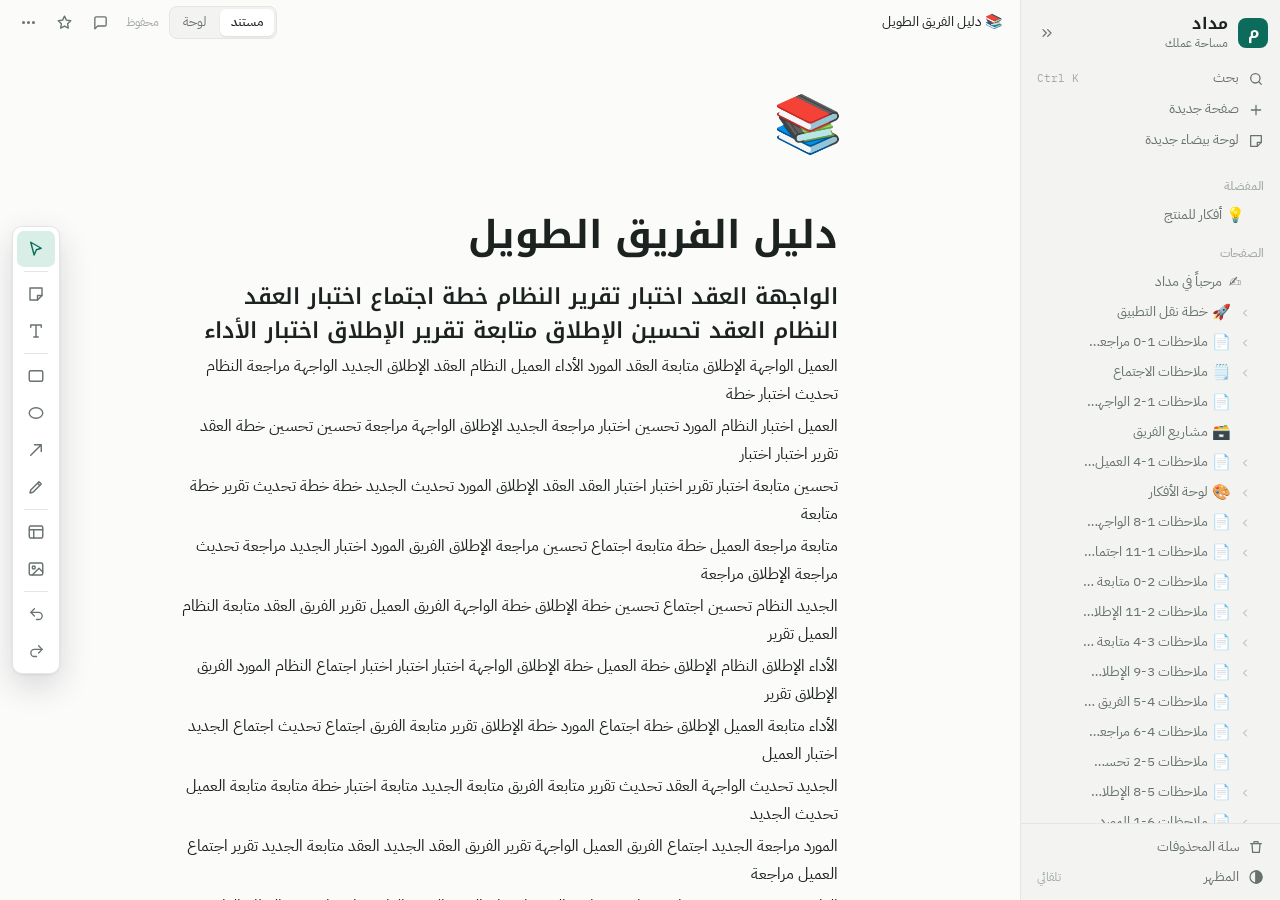
<file: tools/stress.html>
<!doctype html>
<html lang="ar" dir="rtl">
<head>
<meta charset="utf-8">
<meta name="viewport" content="width=device-width,initial-scale=1,viewport-fit=cover">
<title>مداد — اختبار ضغط</title>
<meta name="description" content="مداد — مساحة عمل عربية للمستندات وقواعد البيانات واللوحات البيضاء، لك ولفريقك.">
<meta name="theme-color" content="#0c6b5b">
<link rel="icon" href="data:image/svg+xml,%3Csvg xmlns=%27http://www.w3.org/2000/svg%27 viewBox=%270 0 64 64%27%3E%3Crect width=%2764%27 height=%2764%27 rx=%2714%27 fill=%27%230c6b5b%27/%3E%3Ctext x=%2732%27 y=%2744%27 font-size=%2734%27 text-anchor=%27middle%27 fill=%27white%27 font-family=%27Tahoma%27%3E%D9%85%3C/text%3E%3C/svg%3E">
<link rel="preconnect" href="https://fonts.googleapis.com">
<link rel="preconnect" href="https://fonts.gstatic.com" crossorigin>
<link rel="stylesheet" href="https://fonts.googleapis.com/css2?family=IBM+Plex+Sans+Arabic:wght@400;500;600&family=Noto+Kufi+Arabic:wght@600;700&family=Noto+Naskh+Arabic:wght@400;600&family=IBM+Plex+Mono:wght@400;500&display=swap">
<link rel="stylesheet" href="../css/style.css">
<link rel="stylesheet" href="../css/cloud.css">
</head>
<body>
<div class="boot" id="boot" dir="rtl"><span class="mark">م</span><p id="bootMsg">جارٍ التحميل…</p><button class="tb" id="bootRetry" hidden>إعادة المحاولة</button></div>

<div class="auth" id="auth" dir="rtl" hidden>
  <form class="auth-card" id="authForm">
    <div class="brand"><span class="mark">م</span><div><b>مداد</b><small>مساحة عمل لك ولفريقك</small></div></div>
    <h1 id="authTitle">تسجيل الدخول</h1>
    <label>البريد الإلكتروني<input id="authEmail" type="email" autocomplete="email" dir="ltr" required></label>
    <label>كلمة المرور<input id="authPass" type="password" autocomplete="current-password" dir="ltr" minlength="6" required></label>
    <button class="primary" id="authSubmit" type="submit">دخول</button>
    <p class="auth-msg" id="authMsg" role="status"></p>
    <div class="auth-links"><button type="button" class="lnk" id="authSwitch"></button><button type="button" class="lnk" id="authReset">نسيت كلمة المرور؟</button></div>
  </form>
</div>

<div class="app" id="app" dir="rtl" lang="ar" hidden>
  <aside class="side" id="side" aria-label="الصفحات">
    <div class="side-head">
      <div class="brand"><span class="mark">م</span><div><b>مداد</b><small>مساحة عملك</small></div></div>
      <button class="ib" id="collapse" aria-label="إخفاء القائمة الجانبية" title="إخفاء القائمة"></button>
    </div>
    <div class="side-acts">
      <button class="sbtn" id="findBtn"></button>
      <button class="sbtn" id="newPage"></button>
      <button class="sbtn" id="newBoard"></button>
    </div>
    <nav class="tree" id="tree"></nav>
    <div class="side-foot">
      <button class="sbtn ws-btn" id="wsBtn" hidden title="مساحة العمل والفريق"></button>
      <button class="sbtn" id="trashBtn"></button>
      <button class="sbtn" id="themeBtn"></button>
    </div>
  </aside>
  <div class="backdrop" id="backdrop"></div>

  <main class="main" id="main">
    <header class="top">
      <button class="ib nav-open" id="openNav" aria-label="إظهار القائمة الجانبية"></button>
      <nav class="crumbs" id="crumbs" aria-label="مسار الصفحة"></nav>
      <div class="seg" id="modeSeg" role="group" aria-label="طريقة عرض الصفحة"><button data-m="doc" title="عرض المستند">مستند</button><button data-m="canvas" title="عرض اللوحة">لوحة</button></div>
      <span class="status" id="status"></span>
      <button class="ib" id="comBtn" aria-label="تعليق" title="تعليق"></button>
      <button class="ib" id="favBtn" aria-label="المفضلة" title="المفضلة"></button>
      <button class="ib" id="moreBtn" aria-label="خيارات الصفحة" title="خيارات الصفحة"></button>
    </header>
    <div id="docWrap"></div>
  </main>

  <aside class="data" id="data" hidden aria-label="بنية البيانات">
    <div class="data-head"><h2>كيف تُخزَّن هذه الصفحة</h2><button class="ib" id="dataClose" aria-label="إغلاق"></button></div>
    <div class="data-body">
      <p>كل صفحة صفّ في جدول الصفحات، وكل سطر داخلها صفّ في جدول البلوكات. صفوف قواعد البيانات صفحات عادية تحمل قيم خصائصها.</p>
<pre class="schema">create table pages (
  id          uuid primary key,
  parent_id   uuid references pages,
  kind        text,   -- page | database | row
  title       text,
  icon        text,
  cover       text,
  props       jsonb,  -- row values
  items       jsonb,  -- whiteboard items
  schema      jsonb,  -- columns + views
  position    int,
  trashed_at  timestamptz
);

create table blocks (
  id        uuid primary key,
  page_id   uuid references pages on delete cascade,
  type      text,     -- p, h1, todo, toggle ...
  content   text,     -- simple HTML
  indent    int,
  checked   boolean,
  color     text,
  position  int
);</pre>
      <p id="dataCaption"></p>
      <div class="tbl"><table><thead id="dataHead"></thead><tbody id="dataRows"></tbody></table></div>
    </div>
  </aside>
</div>

<div class="pop" id="pop" hidden></div>
<div class="pop" id="slash" hidden role="listbox"></div>
<div class="fmt" id="fmt" hidden></div>
<div class="modal" id="find" hidden><div class="mbox" role="dialog" aria-label="بحث سريع"><div class="fsearch" id="fsIcon"><input id="findInput" placeholder="ابحث في كل الصفحات" autocomplete="off"><kbd>Esc</kbd></div><div class="flist" id="findList"></div></div></div>
<div class="modal" id="txtModal" hidden><div class="mbox" role="dialog" aria-label="نص Markdown"><textarea id="txtArea" readonly></textarea><div class="mfoot"><span>انسخ النص يدوياً (Ctrl+C)</span><button class="tb" id="txtClose">إغلاق</button></div></div></div>
<div class="toast" id="toast" hidden></div>


<div class="modal" id="wsModal" hidden><div class="mbox ws-box" role="dialog" aria-label="مساحة العمل والفريق" dir="rtl"><div class="ws-head"><h2>مساحة العمل والفريق</h2><button class="ib" id="wsClose" aria-label="إغلاق">✕</button></div><div class="ws-body" id="wsBody"></div></div></div>

<script src="../js/app.js"></script>
<script src="stress.js"></script>
</body>
</html>
</file>
<file: css/style.css>
/* Layout: page tree on the right (RTL), a calm writing column with a hover gutter for block handles; databases break out wider */
:root{
  --bg:#fbfbfa; --panel:#f3f4f2; --raised:#ffffff; --ink:#1c2220; --muted:#68726e; --faint:#a3aba7;
  --line:#e3e6e3; --hover:#ebeeeb; --press:#e0e4e1; --accent:#0c6b5b; --accent-ink:#ffffff; --accent-soft:#d9eee7;
  --callout:#f0f3f1; --code:#eff1ef; --danger:#b3392f; --danger-soft:#f8e3e0; --drop:#3a86d4;
  --overlay:rgba(15,25,22,.32); --shadow:0 12px 32px rgba(18,34,29,.16),0 1px 3px rgba(18,34,29,.08);
  --k-gray:#7b7e7b; --k-brown:#94664f; --k-orange:#cf6d12; --k-yellow:#b5880f; --k-green:#2e8659;
  --k-blue:#2c6cb0; --k-purple:#8655b5; --k-pink:#bf4a86; --k-red:#cc4541; --wbdot:#d2d8d4;
  --f-body:"IBM Plex Sans Arabic","Segoe UI",Tahoma,system-ui,sans-serif;
  --f-display:"Noto Kufi Arabic","IBM Plex Sans Arabic",Tahoma,sans-serif;
  --f-serif:"Noto Naskh Arabic","Times New Roman",serif;
  --f-mono:"IBM Plex Mono",ui-monospace,Menlo,Consolas,monospace;
}
@media (prefers-color-scheme: dark){:root:not([data-theme="light"]){
  /* الوضع الداكن على ألوان Supabase */
  --bg:#171717; --panel:#121212; --raised:#1f1f1f; --ink:#ededed; --muted:#a0a0a0; --faint:#6b6b6b;
  --line:#2e2e2e; --hover:#242424; --press:#2e2e2e; --accent:#3ecf8e; --accent-ink:#0b1f15; --accent-soft:#18301f;
  --callout:#1f1f1f; --code:#1c1c1c; --danger:#f2555a; --danger-soft:#3b1d1f; --drop:#3ecf8e;
  --overlay:rgba(0,0,0,.6); --shadow:0 16px 40px rgba(0,0,0,.6),0 0 0 1px #2e2e2e;
  --k-gray:#a0a3a0; --k-brown:#c08f77; --k-orange:#ea9a55; --k-yellow:#dbb851; --k-green:#62c393;
  --k-blue:#64a5e6; --k-purple:#b48ee0; --k-pink:#e283b6; --k-red:#ec7b74; --wbdot:#2e2e2e; color-scheme:dark}}
:root[data-theme="dark"]{
  /* الوضع الداكن على ألوان Supabase */
  --bg:#171717; --panel:#121212; --raised:#1f1f1f; --ink:#ededed; --muted:#a0a0a0; --faint:#6b6b6b;
  --line:#2e2e2e; --hover:#242424; --press:#2e2e2e; --accent:#3ecf8e; --accent-ink:#0b1f15; --accent-soft:#18301f;
  --callout:#1f1f1f; --code:#1c1c1c; --danger:#f2555a; --danger-soft:#3b1d1f; --drop:#3ecf8e;
  --overlay:rgba(0,0,0,.6); --shadow:0 16px 40px rgba(0,0,0,.6),0 0 0 1px #2e2e2e;
  --k-gray:#a0a3a0; --k-brown:#c08f77; --k-orange:#ea9a55; --k-yellow:#dbb851; --k-green:#62c393;
  --k-blue:#64a5e6; --k-purple:#b48ee0; --k-pink:#e283b6; --k-red:#ec7b74; --wbdot:#2e2e2e; color-scheme:dark}

[hidden]{display:none!important}
html{height:100%;box-sizing:border-box}
*,*::before,*::after{box-sizing:border-box}
body{height:100%;margin:0;background:var(--bg);color:var(--ink);font-family:var(--f-body);font-size:16px;line-height:1.75;-webkit-font-smoothing:antialiased}
button{font:inherit;color:inherit;background:none;border:0;cursor:pointer;padding:0}
input{font:inherit;color:inherit}
button:focus-visible,input:focus-visible,[tabindex]:focus-visible{outline:2px solid var(--accent);outline-offset:1px;border-radius:4px}
::selection{background:var(--accent-soft)}
svg{flex:none}
kbd{font-family:var(--f-mono);font-size:11px;direction:ltr;unicode-bidi:isolate}

.c-gray{color:var(--k-gray)}.c-brown{color:var(--k-brown)}.c-orange{color:var(--k-orange)}.c-yellow{color:var(--k-yellow)}.c-green{color:var(--k-green)}.c-blue{color:var(--k-blue)}.c-purple{color:var(--k-purple)}.c-pink{color:var(--k-pink)}.c-red{color:var(--k-red)}
.bg-gray,.bg-brown,.bg-orange,.bg-yellow,.bg-green,.bg-blue,.bg-purple,.bg-pink,.bg-red{border-radius:3px;padding-inline:2px}
.bg-gray{background:color-mix(in srgb,var(--k-gray) 20%,transparent)}.bg-brown{background:color-mix(in srgb,var(--k-brown) 20%,transparent)}.bg-orange{background:color-mix(in srgb,var(--k-orange) 20%,transparent)}.bg-yellow{background:color-mix(in srgb,var(--k-yellow) 24%,transparent)}.bg-green{background:color-mix(in srgb,var(--k-green) 20%,transparent)}.bg-blue{background:color-mix(in srgb,var(--k-blue) 20%,transparent)}.bg-purple{background:color-mix(in srgb,var(--k-purple) 20%,transparent)}.bg-pink{background:color-mix(in srgb,var(--k-pink) 20%,transparent)}.bg-red{background:color-mix(in srgb,var(--k-red) 20%,transparent)}

.app{display:grid;grid-template-columns:260px minmax(0,1fr);height:100%}
.app.collapsed{grid-template-columns:minmax(0,1fr)}
.app.collapsed .side{display:none}

/* ---------- sidebar ---------- */
.side{background:var(--panel);border-inline-end:1px solid var(--line);display:flex;flex-direction:column;min-height:0;min-width:0}
.side-head{display:flex;align-items:center;justify-content:space-between;padding:14px 12px 8px 10px}
.brand{display:flex;align-items:center;gap:10px;min-width:0}
.mark{width:30px;height:30px;border-radius:8px;background:var(--accent);color:var(--accent-ink);display:grid;place-items:center;font-family:var(--f-display);font-weight:700;font-size:16px;line-height:1;flex:none}
.brand b{display:block;font-family:var(--f-display);font-size:16px;line-height:1.3}
.brand small{display:block;color:var(--muted);font-size:12px;line-height:1.4}
.side-acts{display:flex;flex-direction:column;gap:1px;padding:4px 8px 8px}
.sbtn{display:flex;align-items:center;gap:9px;height:30px;padding-inline:8px;border-radius:6px;font-size:14px;color:var(--muted);width:100%;text-align:start}
.sbtn:hover{background:var(--hover);color:var(--ink)}
.sbtn .sp{flex:1}
.sbtn kbd{color:var(--faint)}
.tree{flex:1;overflow-y:auto;padding:0 8px 12px;min-height:0}
.sec-label{font-size:12px;color:var(--faint);padding:12px 8px 4px;font-weight:500}
.row{display:flex;align-items:center;gap:3px;height:30px;border-radius:6px;padding-inline-end:4px;font-size:14px;color:var(--muted);cursor:pointer;user-select:none}
.row:hover{background:var(--hover);color:var(--ink)}
.row.active{background:var(--press);color:var(--ink);font-weight:500}
.row .tog,.row .rb{width:22px;height:22px;border-radius:4px;display:grid;place-items:center;flex:none;color:var(--faint)}
.row .tog:hover,.row .rb:hover{background:var(--line);color:var(--ink)}
.row .tog svg{transition:transform .15s}
.row .tog.open svg{transform:rotate(-90deg)}
.row .tog.none{visibility:hidden}
.row .ic{flex:none;width:20px;text-align:center;font-size:15px}
.row .nm{flex:1;min-width:0;white-space:nowrap;overflow:hidden;text-overflow:ellipsis}
.row .rb{opacity:0}
.row:hover .rb,.row .rb:focus-visible{opacity:1}
.side-foot{border-top:1px solid var(--line);padding:8px}

/* ---------- top bar ---------- */
.main{overflow-y:auto;overflow-x:hidden;min-width:0;position:relative}
.top{position:sticky;top:0;z-index:8;display:flex;align-items:center;gap:4px;height:46px;padding-inline:max(12px,env(safe-area-inset-right,0px)) max(12px,env(safe-area-inset-left,0px));background:var(--bg);border-bottom:1px solid transparent}
.main.scrolled .top{border-bottom-color:var(--line)}
.crumbs{flex:1;min-width:0;display:flex;align-items:center;gap:1px;overflow:hidden;font-size:14px;white-space:nowrap}
.crumbs button{padding:2px 6px;border-radius:4px;color:var(--muted);overflow:hidden;text-overflow:ellipsis;max-width:200px}
.crumbs button:hover{background:var(--hover);color:var(--ink)}
.crumbs button:last-child{color:var(--ink)}
.crumbs .sep{color:var(--faint);padding-inline:1px}
.status{font-size:12px;color:var(--faint);white-space:nowrap;padding-inline:6px}
.ib{width:32px;height:32px;border-radius:6px;display:grid;place-items:center;color:var(--muted);flex:none}
.ib:hover{background:var(--hover);color:var(--ink)}
.ib.on{color:var(--k-yellow)}
.nav-open{display:none}
.app.collapsed .nav-open{display:grid}

/* ---------- page ---------- */
.cover{height:210px;position:relative;margin-top:-46px}
.cover-tools{position:absolute;bottom:12px;inset-inline-start:max(16px,calc(50% - 360px));display:flex;gap:6px;opacity:0;transition:opacity .15s}
.cover:hover .cover-tools,.cover-tools:focus-within{opacity:1}
.cover-tools button{background:var(--raised);color:var(--ink);font-size:12px;padding:4px 10px;border-radius:6px;box-shadow:var(--shadow)}
.cv-dunes{background:linear-gradient(160deg,#f3d29b 0%,#e3a464 45%,#b8643c 100%)}
.cv-sea{background:linear-gradient(200deg,#bfe9e3 0%,#3fa7a0 50%,#0d4f5c 100%)}
.cv-ula{background:linear-gradient(180deg,#f6c9a3 0%,#c97a52 55%,#6e3c2c 100%)}
.cv-night{background:radial-gradient(circle at 75% 25%,#3a4f86 0%,#1b2448 45%,#0b1024 100%)}
.cv-palm{background:linear-gradient(135deg,#d7e8c2 0%,#78a85b 50%,#2f5a35 100%)}
.cv-sarawat{background:linear-gradient(180deg,#dfe7ee 0%,#8aa1b8 50%,#3f5469 100%)}
.cv-dawn{background:linear-gradient(120deg,#fde1d3 0%,#f3a9a0 40%,#9d7bc4 100%)}
.cv-mist{background:linear-gradient(160deg,#eef1ef 0%,#c9d3cf 60%,#93a39d 100%)}

.doc{max-width:788px;margin:0 auto;padding-block:40px 0;padding-inline:66px}
.doc.full{max-width:none;padding-inline:96px}
.doc.has-cover{padding-top:0}
.doc.has-cover .page-icon{margin-top:-38px}
.pctrl{display:flex;gap:4px;min-height:30px;opacity:0;transition:opacity .15s;margin-top:8px}
.doc.has-cover .pctrl:first-child{margin-top:12px}
.doc:hover .pctrl,.pctrl:focus-within{opacity:1}
.ghost{display:flex;align-items:center;gap:6px;font-size:13px;color:var(--faint);padding:3px 8px;border-radius:5px}
.ghost:hover{background:var(--hover);color:var(--muted)}
.page-icon{font-size:56px;line-height:1;width:76px;height:76px;border-radius:10px;display:grid;place-items:center;margin-inline-start:-8px;position:relative}
.page-icon:hover{background:var(--hover)}
.page-title{font-family:var(--f-display);font-size:2.4rem;line-height:1.45;font-weight:700;margin:8px 0 14px;outline:none;word-break:break-word}
.page-title:empty::before{content:attr(data-ph);color:var(--faint)}
.f-serif .page-title,.f-serif .content{font-family:var(--f-serif)}
.f-mono .page-title,.f-mono .content{font-family:var(--f-mono);font-size:.95em}
.lockbar{display:flex;align-items:center;gap:10px;font-size:13px;color:var(--muted);background:var(--panel);border-radius:8px;padding:6px 12px;margin-bottom:10px}
.lockbar button{color:var(--accent);font-weight:500}
.tail{min-height:30vh;cursor:text}
.locked .gut,.locked .tail{display:none}
.edited{font-size:12px;color:var(--faint);margin-top:-6px;margin-bottom:12px}

/* properties on row pages */
.props{display:flex;flex-direction:column;gap:2px;margin:0 0 16px;padding-bottom:14px;border-bottom:1px solid var(--line)}
.prow{display:grid;grid-template-columns:160px minmax(0,1fr);align-items:start;gap:6px;min-height:34px}
.plabel{display:flex;align-items:center;gap:8px;height:34px;padding-inline:6px;border-radius:5px;color:var(--muted);font-size:14px;text-align:start;min-width:0}
.plabel span:last-child{overflow:hidden;text-overflow:ellipsis;white-space:nowrap}
.plabel:hover{background:var(--hover)}
.pg{width:18px;text-align:center;color:var(--faint);font-size:13px;flex:none}
.pval{min-width:0;font-size:14px}
.pval .cin,.pval .selcell,.pval .tcell{min-height:34px;border-radius:5px}
.pval .cin:hover,.pval .selcell:hover{background:var(--hover)}
.pval .cin[type="date"]{width:auto}
.padd{font-size:13px;color:var(--faint);padding:4px 6px;border-radius:5px;align-self:flex-start;display:flex;align-items:center;gap:6px}
.padd:hover{background:var(--hover);color:var(--muted)}

/* comments */
.comments{margin:0 0 18px;padding-bottom:12px;border-bottom:1px solid var(--line);display:flex;flex-direction:column;gap:10px}
.cm{display:flex;gap:10px;align-items:flex-start}
.av{width:26px;height:26px;border-radius:50%;background:var(--accent-soft);color:var(--accent);display:grid;place-items:center;font-size:12px;font-weight:600;flex:none;margin-top:2px}
.cm-b{flex:1;min-width:0;font-size:14px}
.cm-m{font-size:12px;color:var(--faint)}
.cm-m b{color:var(--ink);font-weight:600;margin-inline-end:6px}
.cm .ib{width:26px;height:26px;opacity:0}
.cm:hover .ib,.cm .ib:focus-visible{opacity:1}
.cm-in{flex:1;border:0;background:none;outline:none;font-size:14px;padding:4px 0;min-width:0}
.cm-in::placeholder{color:var(--faint)}

/* ---------- blocks ---------- */
.block{position:relative;display:flex;align-items:flex-start;gap:6px;padding-block:2px;border-radius:4px}
.gut{position:absolute;inset-inline-start:-50px;top:3px;display:flex;gap:1px;opacity:0;transition:opacity .12s}
.block:hover>.gut,.block:focus-within>.gut,.gut:focus-within{opacity:1}
.gb{width:22px;height:24px;border-radius:4px;display:grid;place-items:center;color:var(--faint)}
.gb:hover{background:var(--hover);color:var(--ink)}
.gb.grip{cursor:grab}
.content{flex:1;min-width:0;outline:none;white-space:pre-wrap;word-break:break-word;min-height:1.75em;caret-color:var(--accent)}
.content:empty::before{content:attr(data-ph);color:var(--faint);pointer-events:none}
.t-p .content:empty:not(:focus)::before{content:""}
.content code{font-family:var(--f-mono);font-size:.86em;background:var(--code);border:1px solid var(--line);border-radius:4px;padding:1px 5px;color:var(--k-red);direction:ltr;unicode-bidi:isolate}
.content a{color:inherit;text-decoration:underline;text-decoration-color:var(--faint);text-underline-offset:3px}
.mention{color:var(--muted);font-weight:500;border-bottom:1px solid var(--line);cursor:pointer;padding-inline:1px;user-select:all}
.mention:hover{background:var(--hover);color:var(--ink)}
.mention.gone{text-decoration:line-through;color:var(--faint)}
.t-h1{margin-top:1.1em}.t-h2{margin-top:.85em}.t-h3{margin-top:.55em}
.t-h1 .content{font-family:var(--f-display);font-size:1.75rem;font-weight:700;line-height:1.5}
.t-h2 .content{font-family:var(--f-display);font-size:1.38rem;font-weight:600;line-height:1.55}
.t-h3 .content{font-size:1.15rem;font-weight:600}
.marker{flex:none;min-width:24px;text-align:center;color:var(--muted);font-variant-numeric:tabular-nums}
.t-ul .marker{font-size:1.35em;line-height:1.3}
.check{flex:none;width:18px;height:18px;margin-top:5px;margin-inline:3px;border:1.6px solid var(--muted);border-radius:4px;display:grid;place-items:center;background:var(--bg)}
.check svg{opacity:0}
.check.on,.done .check{background:var(--accent);border-color:var(--accent);color:var(--accent-ink)}
.check.on svg,.done .check svg{opacity:1}
.done .content{text-decoration:line-through;color:var(--muted)}
.tarrow{flex:none;width:24px;height:28px;border-radius:4px;display:grid;place-items:center;color:var(--muted)}
.tarrow:hover{background:var(--hover)}
.tarrow svg{transition:transform .15s}
.tarrow.open svg{transform:rotate(-90deg)}
.tgl-empty{font-size:14px;color:var(--faint);padding:2px 6px;border-radius:4px;cursor:pointer;margin-inline-start:30px}
.tgl-empty:hover{background:var(--hover)}
.t-quote .content{border-inline-start:3px solid currentColor;padding-inline-start:14px;font-size:1.06rem}
.t-callout{background:var(--callout);padding:12px 14px;border-radius:8px;margin-block:4px}
.cicon{flex:none;font-size:20px;line-height:1.5;width:28px;height:28px;border-radius:5px;display:grid;place-items:center}
.cicon:hover{background:var(--hover)}
.t-code{background:var(--code);border-radius:8px;padding:30px 16px 14px;margin-block:4px}
.t-code .content{font-family:var(--f-mono);font-size:14px;line-height:1.65;direction:ltr;text-align:left;tab-size:2}
.codebar{position:absolute;top:6px;inset-inline:12px;display:flex;justify-content:space-between;font-family:var(--f-mono);font-size:11px;color:var(--faint);direction:ltr}
.codebar button{font-size:11px;color:var(--faint);padding:1px 6px;border-radius:4px}
.codebar button:hover{background:var(--hover);color:var(--ink)}
.t-divider{padding-block:10px}
.t-divider hr{flex:1;border:0;border-top:1px solid var(--line);margin:0}
.plink{flex:1;display:flex;align-items:center;gap:8px;padding:3px 6px;margin-inline-start:-6px;border-radius:5px;text-align:start;min-width:0}
.plink:hover{background:var(--hover)}
.plmeta{font-size:12px;color:var(--faint);margin-inline-start:6px}
.plink .nm{font-weight:500;border-bottom:1px solid var(--line);overflow:hidden;text-overflow:ellipsis;white-space:nowrap}
.t-image figure{flex:1;margin:4px 0;min-width:0}
.t-image img{display:block;max-width:100%;border-radius:6px}
.t-image figcaption{font-size:13px;color:var(--muted);margin-top:6px;outline:none;min-height:1.5em}
.t-image figcaption:empty::before{content:attr(data-ph);color:var(--faint)}
.imgph{flex:1;display:flex;align-items:center;gap:12px;background:var(--panel);border-radius:6px;padding:14px 16px;color:var(--muted);font-size:14px;flex-wrap:wrap}
.imgph label{background:var(--raised);border:1px solid var(--line);border-radius:6px;padding:4px 12px;cursor:pointer;color:var(--ink)}
.imgph label:hover{background:var(--hover)}
.imgph input{position:absolute;opacity:0;width:1px;height:1px}
.t-db{display:block;margin-block:10px}
.blk-c-gray .content{color:var(--k-gray)}.blk-c-brown .content{color:var(--k-brown)}.blk-c-orange .content{color:var(--k-orange)}.blk-c-yellow .content{color:var(--k-yellow)}.blk-c-green .content{color:var(--k-green)}.blk-c-blue .content{color:var(--k-blue)}.blk-c-purple .content{color:var(--k-purple)}.blk-c-pink .content{color:var(--k-pink)}.blk-c-red .content{color:var(--k-red)}
.blk-bg-gray{background:color-mix(in srgb,var(--k-gray) 14%,transparent)}.blk-bg-brown{background:color-mix(in srgb,var(--k-brown) 14%,transparent)}.blk-bg-orange{background:color-mix(in srgb,var(--k-orange) 14%,transparent)}.blk-bg-yellow{background:color-mix(in srgb,var(--k-yellow) 16%,transparent)}.blk-bg-green{background:color-mix(in srgb,var(--k-green) 14%,transparent)}.blk-bg-blue{background:color-mix(in srgb,var(--k-blue) 14%,transparent)}.blk-bg-purple{background:color-mix(in srgb,var(--k-purple) 14%,transparent)}.blk-bg-pink{background:color-mix(in srgb,var(--k-pink) 14%,transparent)}.blk-bg-red{background:color-mix(in srgb,var(--k-red) 14%,transparent)}
[class*="blk-bg-"]{padding-inline:6px}
.block.dragging{opacity:.4}
.block.drop-b::before,.block.drop-a::after{content:"";position:absolute;inset-inline:0;height:3px;border-radius:2px;background:var(--drop);opacity:.8}
.block.drop-b::before{top:-2px}.block.drop-a::after{bottom:-2px}

.tpl{margin-top:22px;display:flex;flex-direction:column;gap:2px}
.tpl .lbl{font-size:13px;color:var(--faint);margin-bottom:4px}
.tpl button{display:flex;align-items:center;gap:10px;font-size:14px;color:var(--muted);padding:5px 8px;border-radius:6px;text-align:start;width:fit-content}
.tpl button:hover{background:var(--hover);color:var(--ink)}

/* ---------- databases ---------- */
.dbw{min-width:0}
.dbtitle{display:flex;align-items:center;gap:8px;font-family:var(--f-display);font-size:1.25rem;font-weight:700;padding:2px 4px;border-radius:5px;margin-bottom:4px;text-align:start}
.dbtitle:hover{background:var(--hover)}
.dbbar{display:flex;align-items:center;gap:8px;border-bottom:1px solid var(--line);flex-wrap:wrap;row-gap:4px}
.tabs{display:flex;gap:2px;flex:1;min-width:0;overflow-x:auto;scrollbar-width:none}
.vtab{display:flex;align-items:center;gap:6px;font-size:14px;color:var(--muted);padding:7px 8px;white-space:nowrap;position:relative;border-radius:5px 5px 0 0}
.vtab:hover{color:var(--ink);background:var(--hover)}
.vtab.on{color:var(--ink);font-weight:500}
.vtab.on::after{content:"";position:absolute;inset-inline:6px;bottom:-1px;height:2px;background:var(--ink);border-radius:2px}
.dbtools{display:flex;align-items:center;gap:4px;padding-block:4px}
.dsearch{display:flex;align-items:center;gap:6px;height:30px;border-radius:6px;padding-inline:8px;color:var(--faint)}
.dsearch:focus-within{background:var(--hover)}
.dsearch input{border:0;background:none;outline:none;width:110px;font-size:13px;color:var(--ink)}
.dsearch input::placeholder{color:var(--faint)}
.tb{display:flex;align-items:center;gap:6px;font-size:13px;color:var(--muted);height:30px;padding-inline:8px;border-radius:6px;white-space:nowrap}
.tb:hover{background:var(--hover);color:var(--ink)}
.tb.act{color:var(--accent)}
.newbtn{background:var(--accent);color:var(--accent-ink);font-weight:500}
.newbtn:hover{background:var(--accent);color:var(--accent-ink);filter:brightness(1.08)}
.dbbody{padding-top:4px}
.dbempty{padding:22px 4px;color:var(--muted);font-size:14px;display:flex;flex-direction:column;align-items:flex-start;gap:10px}
.dbcount{font-size:12px;color:var(--faint);padding:6px 4px}
.tsc{overflow-x:auto;border-top:0}
.dt{border-collapse:collapse;font-size:14px;min-width:100%}
.dt th{font-weight:400;text-align:start;border-bottom:1px solid var(--line);border-inline-end:1px solid var(--line);padding:0;white-space:nowrap}
.dt td{border-bottom:1px solid var(--line);border-inline-end:1px solid var(--line);padding:0;vertical-align:top}
.dt th:last-child,.dt td:last-child{border-inline-end:0}
.dt .td-title,.dt .th-title{min-width:240px}
.dt td,.dt th{min-width:150px}
.dt .td-checkbox,.dt .th-checkbox{min-width:110px}
.dt .th-add,.dt .td-x{min-width:40px;width:40px}
.thb{display:flex;align-items:center;gap:6px;width:100%;height:34px;padding-inline:8px;color:var(--muted);font-size:13px;text-align:start}
.thb:hover{background:var(--hover)}
.thb .pn{overflow:hidden;text-overflow:ellipsis}
.cin{display:block;width:100%;border:0;background:none;outline:none;padding:6px 8px;font-size:14px;min-height:34px;color:var(--ink)}
.cin:focus{background:var(--raised);box-shadow:inset 0 0 0 2px var(--accent-soft)}
.cin[type="date"]{font-family:var(--f-body);min-width:0}
.tcell{display:flex;align-items:center;gap:6px;padding:4px 8px;min-height:34px}
.ttl{flex:1;min-width:0;outline:none;font-weight:500;white-space:pre-wrap;word-break:break-word}
.ttl:empty::before{content:attr(data-ph);color:var(--faint);font-weight:400}
.open{display:flex;align-items:center;gap:4px;font-size:12px;color:var(--muted);background:var(--raised);border:1px solid var(--line);border-radius:5px;padding:1px 6px;opacity:0;flex:none}
tr:hover .open,.tcell:focus-within .open,.open:focus-visible{opacity:1}
.selcell{display:flex;flex-wrap:wrap;gap:4px;align-items:center;width:100%;min-height:34px;padding:5px 8px;text-align:start}
.selcell:hover{background:var(--hover)}
.selcell .empty{color:var(--faint);font-size:13px}
.opt{display:inline-flex;align-items:center;font-size:13px;line-height:1.5;padding:0 8px;border-radius:4px;background:color-mix(in srgb,var(--k) 18%,transparent);color:color-mix(in srgb,var(--k) 78%,var(--ink));white-space:nowrap;max-width:100%;overflow:hidden;text-overflow:ellipsis}
.ckwrap{padding:4px 8px;min-height:34px;display:flex;align-items:center}
.ckwrap .check{margin:0}
.urlc{display:flex;align-items:center}
.urlc .cin{flex:1;min-width:0}
.urlc a{color:var(--muted);padding:4px 6px;border-radius:4px;display:grid;place-items:center}
.urlc a:hover{background:var(--hover);color:var(--ink)}
.rowdel{width:100%;height:34px;display:grid;place-items:center;color:var(--faint);opacity:0}
tr:hover .rowdel,.rowdel:focus-visible{opacity:1}
.rowdel:hover{color:var(--danger)}
.dbadd{display:flex;align-items:center;gap:6px;color:var(--faint);font-size:14px;padding:6px 8px;border-radius:5px;width:100%;text-align:start}
.dbadd:hover{background:var(--hover);color:var(--muted)}
.board{display:flex;gap:12px;overflow-x:auto;padding-bottom:12px;align-items:flex-start}
.bcol{flex:none;width:262px;border-radius:8px;padding:6px;background:color-mix(in srgb,var(--k) 7%,transparent)}
.bcol.over{box-shadow:inset 0 0 0 2px var(--drop)}
.bcol-h{display:flex;align-items:center;gap:8px;padding:2px 4px 8px;font-size:13px;color:var(--muted)}
.bcards{display:flex;flex-direction:column;gap:6px;min-height:8px}
.card{background:var(--raised);border:1px solid var(--line);border-radius:7px;padding:8px 10px;text-align:start;cursor:pointer;display:flex;flex-direction:column;gap:6px;box-shadow:0 1px 2px rgba(0,0,0,.04)}
.card:hover{background:var(--hover)}
.card .ct{font-weight:500;font-size:14px;line-height:1.5;word-break:break-word}
.chips{display:flex;flex-wrap:wrap;gap:4px;font-size:12px;color:var(--muted);align-items:center}
.chips .mut{display:inline-flex;gap:4px;align-items:center}
.cal-h{display:flex;align-items:center;gap:10px;padding:8px 2px;flex-wrap:wrap}
.cal-h h4{margin:0;font-family:var(--f-display);font-size:1.05rem;font-weight:600}
.cal-h small{color:var(--faint);font-size:12px}
.cal-h .sp{flex:1}
.calsc{overflow-x:auto}
.cal{display:grid;grid-template-columns:repeat(7,minmax(78px,1fr));border-top:1px solid var(--line);border-inline-start:1px solid var(--line);min-width:546px}
.dname{font-size:12px;color:var(--muted);padding:6px 8px;border-bottom:1px solid var(--line);border-inline-end:1px solid var(--line)}
.day{min-height:108px;border-bottom:1px solid var(--line);border-inline-end:1px solid var(--line);padding:4px;display:flex;flex-direction:column;gap:3px;position:relative;cursor:pointer}
.day:hover{background:color-mix(in srgb,var(--hover) 60%,transparent)}
.day.out{background:var(--panel)}
.day.out .dn{color:var(--faint)}
.day.over{box-shadow:inset 0 0 0 2px var(--drop)}
.dn{font-size:12px;color:var(--muted);align-self:flex-end;min-width:24px;height:24px;display:grid;place-items:center;border-radius:12px;font-variant-numeric:tabular-nums}
.day.today .dn{background:var(--accent);color:var(--accent-ink);font-weight:600}
.chip{font-size:12px;text-align:start;background:var(--raised);border:1px solid var(--line);border-radius:5px;padding:2px 6px;white-space:nowrap;overflow:hidden;text-overflow:ellipsis;box-shadow:0 1px 2px rgba(0,0,0,.05)}
.chip:hover{background:var(--hover)}
.lrow{display:flex;align-items:center;gap:10px;width:100%;padding:7px 6px;border-bottom:1px solid var(--line);text-align:start;font-size:14px;flex-wrap:wrap}
.lrow:hover{background:var(--hover)}
.lrow .lt{font-weight:500;flex:1;min-width:140px}
.gal{display:grid;grid-template-columns:repeat(auto-fill,minmax(210px,1fr));gap:12px;padding-block:8px}
.gcard{border:1px solid var(--line);border-radius:8px;overflow:hidden;text-align:start;display:flex;flex-direction:column;background:var(--raised)}
.gcard:hover{background:var(--hover)}
.gprev{height:110px;background:var(--panel);padding:10px 12px;font-size:11px;line-height:1.6;color:var(--muted);overflow:hidden}
.gbody{padding:8px 12px 10px;display:flex;flex-direction:column;gap:6px}

/* ---------- popovers & menus ---------- */
.pop{position:fixed;z-index:60;background:var(--raised);border:1px solid var(--line);border-radius:10px;box-shadow:var(--shadow);padding:5px;max-height:min(420px,72vh);overflow-y:auto;width:270px;font-size:14px}
.pop .sec{font-size:12px;color:var(--faint);padding:8px 8px 3px;font-weight:500}
.pop .sec:first-child{padding-top:4px}
.pop hr{border:0;border-top:1px solid var(--line);margin:5px 0}
.mi{display:flex;align-items:center;gap:10px;width:100%;padding:5px 8px;border-radius:6px;text-align:start;min-height:32px}
.mi:hover,.mi.on{background:var(--hover)}
.mi .g{flex:none;width:36px;height:36px;border:1px solid var(--line);border-radius:6px;display:grid;place-items:center;background:var(--bg);font-family:var(--f-display);font-size:13px;color:var(--muted)}
.mi .gi{flex:none;width:20px;display:grid;place-items:center;color:var(--muted);font-size:14px}
.mi .tx{flex:1;min-width:0;display:flex;flex-direction:column;line-height:1.35}
.mi .tx small{color:var(--muted);font-size:12px}
.mi .ok{color:var(--accent)}
.mi kbd{color:var(--faint)}
.mi.danger{color:var(--danger)}
.mi.danger .gi{color:var(--danger)}
.mi.armed{background:var(--danger);color:#fff}
.mi.armed .gi{color:#fff}
.pin{width:100%;border:1px solid var(--line);background:var(--bg);border-radius:6px;padding:5px 9px;font-size:14px;outline:none;margin-bottom:4px}
.pin:focus{border-color:var(--accent)}
.orow{display:flex;align-items:center;gap:2px}
.orow .mi{flex:1}
.ox{width:26px;height:26px;border-radius:5px;display:grid;place-items:center;color:var(--faint);flex:none}
.ox:hover{background:var(--hover);color:var(--danger)}
.icons{display:grid;grid-template-columns:repeat(8,1fr);gap:1px}
.icons button{font-size:21px;height:36px;border-radius:6px}
.icons button:hover{background:var(--hover)}
.covers{display:grid;grid-template-columns:repeat(2,1fr);gap:6px;padding:4px}
.covers button{height:58px;border-radius:6px;position:relative;overflow:hidden}
.covers button span{position:absolute;bottom:4px;inset-inline-start:6px;font-size:11px;color:#fff;text-shadow:0 1px 2px rgba(0,0,0,.5)}
.colors{display:grid;grid-template-columns:repeat(5,1fr);gap:4px;padding:2px 4px 6px}
.colors button{height:30px;border-radius:5px;border:1px solid var(--line);display:grid;place-items:center;font-weight:600;font-size:14px}
.colors button:hover{border-color:var(--muted)}
.fontrow{display:grid;grid-template-columns:repeat(3,1fr);gap:4px;padding:2px 4px 6px}
.fontrow button{border-radius:6px;padding:6px 0;display:flex;flex-direction:column;align-items:center;font-size:12px;color:var(--muted);border:1px solid transparent}
.fontrow button b{font-size:20px;color:var(--ink);font-weight:500;line-height:1.4}
.fontrow button:hover{background:var(--hover)}
.fontrow button.on{border-color:var(--accent);color:var(--accent)}
.meta{font-size:12px;color:var(--faint);padding:6px 8px 4px;line-height:1.6}
.keys{display:grid;grid-template-columns:auto 1fr;gap:6px 14px;padding:6px 8px;font-size:13px}
.keys kbd{background:var(--panel);border:1px solid var(--line);border-radius:4px;padding:1px 6px;color:var(--ink);justify-self:start}

.fmt{position:fixed;z-index:65;display:flex;align-items:center;gap:1px;background:var(--raised);border:1px solid var(--line);border-radius:8px;box-shadow:var(--shadow);padding:3px}
.fb{min-width:32px;height:30px;border-radius:5px;display:grid;place-items:center;color:var(--ink);font-size:14px;padding-inline:6px}
.fb:hover{background:var(--hover)}
.fb.on{color:var(--accent);background:var(--accent-soft)}
.fsep{width:1px;height:20px;background:var(--line);margin-inline:2px}
.fmt input{border:0;outline:none;background:none;width:220px;padding:4px 8px;font-size:13px;direction:ltr}

.modal{position:fixed;inset:0;z-index:70;background:var(--overlay);display:flex;justify-content:center;align-items:flex-start;padding:12vh 16px 16px}
.mbox{width:min(600px,100%);background:var(--raised);border-radius:12px;box-shadow:var(--shadow);overflow:hidden;display:flex;flex-direction:column;max-height:70vh}
.fsearch{display:flex;align-items:center;gap:10px;padding:12px 16px;border-bottom:1px solid var(--line);color:var(--faint)}
.fsearch input{flex:1;border:0;outline:none;background:none;font-size:17px;color:var(--ink);min-width:0}
.flist{overflow-y:auto;padding:6px}
.fitem{display:flex;align-items:center;gap:10px;width:100%;padding:8px 10px;border-radius:7px;text-align:start}
.fitem.on,.fitem:hover{background:var(--hover)}
.fitem .fi{font-size:18px;width:24px;text-align:center;flex:none}
.fitem .ft{flex:1;min-width:0;display:flex;flex-direction:column;line-height:1.4}
.fitem .ft small{color:var(--faint);font-size:12px;white-space:nowrap;overflow:hidden;text-overflow:ellipsis}
.fitem .snip{color:var(--muted);font-size:13px;white-space:nowrap;overflow:hidden;text-overflow:ellipsis}
.fnote{padding:6px 10px;font-size:12px;color:var(--faint)}
.mbox textarea{border:0;outline:none;background:var(--panel);color:var(--ink);font-family:var(--f-mono);font-size:13px;padding:14px;min-height:300px;direction:ltr;resize:vertical}
.mfoot{display:flex;justify-content:space-between;align-items:center;padding:10px 14px;font-size:13px;color:var(--muted);gap:10px}

.toast{position:fixed;z-index:80;bottom:calc(20px + env(safe-area-inset-bottom,0px));left:50%;transform:translateX(-50%);background:var(--ink);color:var(--bg);border-radius:8px;padding:9px 14px;font-size:14px;display:flex;align-items:center;gap:14px;box-shadow:var(--shadow);max-width:calc(100vw - 32px)}
.toast button{color:var(--bg);font-weight:600;text-decoration:underline;text-underline-offset:3px}

.data{position:fixed;z-index:45;top:0;bottom:0;inset-inline-end:0;width:min(480px,100vw);background:var(--raised);border-inline-start:1px solid var(--line);box-shadow:var(--shadow);display:flex;flex-direction:column;padding-top:env(safe-area-inset-top,0px);padding-bottom:env(safe-area-inset-bottom,0px)}
.data-head{display:flex;align-items:center;justify-content:space-between;padding:12px 16px 4px}
.data-head h2{margin:0;font-family:var(--f-display);font-size:1.05rem}
.data-body{overflow-y:auto;padding:0 16px 24px;font-size:14px}
.data-body p{color:var(--muted);margin:4px 0 12px}
.schema{font-family:var(--f-mono);font-size:12px;line-height:1.6;background:var(--code);border-radius:8px;padding:12px 14px;direction:ltr;text-align:left;white-space:pre;overflow-x:auto;margin:0 0 14px}
.tbl{overflow-x:auto;border:1px solid var(--line);border-radius:8px}
.tbl table{border-collapse:collapse;width:100%;font-size:13px}
.tbl th{font-family:var(--f-mono);font-weight:500;font-size:11px;color:var(--muted);text-align:start;background:var(--panel);padding:6px 9px;border-bottom:1px solid var(--line);white-space:nowrap}
.tbl td{padding:6px 9px;border-bottom:1px solid var(--line);vertical-align:top}
.tbl tr:last-child td{border-bottom:0}
.tbl .mono{font-family:var(--f-mono);font-size:11px;color:var(--muted);white-space:nowrap;direction:ltr}
.tbl .txt{max-width:200px;overflow:hidden;text-overflow:ellipsis;white-space:nowrap}
.pill{display:inline-block;font-family:var(--f-mono);font-size:11px;padding:0 7px;border-radius:99px;background:var(--accent-soft);color:var(--accent);white-space:nowrap}

.backdrop{display:none}
@media (max-width:860px){
  .app,.app.collapsed{grid-template-columns:minmax(0,1fr)}
  .app.collapsed .side,.side{display:flex;position:fixed;z-index:50;top:0;bottom:0;inset-inline-start:0;width:min(300px,86vw);transform:translateX(105%);transition:transform .2s;padding-top:env(safe-area-inset-top,0px);padding-bottom:env(safe-area-inset-bottom,0px);box-shadow:var(--shadow)}
  .app.nav .side{transform:none}
  .app.nav .backdrop{display:block;position:fixed;inset:0;z-index:48;background:var(--overlay)}
  .nav-open{display:grid}
  .side-head .ib{display:none}
  .status{display:none}
  .doc,.doc.full{padding-inline:max(30px,env(safe-area-inset-right,0px)) max(30px,env(safe-area-inset-left,0px));padding-top:20px}
  .gut{inset-inline-start:-28px}
  .gut .gb.plus{display:none}
  .page-title{font-size:1.9rem}
  .cover{height:150px}
  .prow{grid-template-columns:118px minmax(0,1fr)}
  .row .rb{opacity:1}
  .dsearch input{width:80px}
}

/* ---------- whiteboard ---------- */
.main.wbmode{overflow:hidden}
.main.wbmode #docWrap{height:calc(100% - 46px)}
.wb{position:relative;height:100%;overflow:hidden;border-top:1px solid var(--line)}
.wbv{position:absolute;inset:0;overflow:hidden;background-color:var(--bg);background-image:radial-gradient(circle,var(--wbdot) 1.2px,transparent 1.4px);touch-action:none;outline:none;user-select:none;-webkit-user-select:none}
.wbv.t-hand,.wbv.panning{cursor:grab}
.wbv.panning:active{cursor:grabbing}
.wbv.t-sticky,.wbv.t-text,.wbv.t-rect,.wbv.t-ellipse,.wbv.t-diamond,.wbv.t-arrow,.wbv.t-pen,.wbv.t-frame{cursor:crosshair}
.wbw{position:absolute;left:0;top:0;transform-origin:0 0;--iz:1}
.wbs{position:absolute;left:0;top:0;width:1px;height:1px;overflow:visible;pointer-events:none}
.wbs .hit{pointer-events:stroke;cursor:pointer}
.it{position:absolute}
.it .itx{white-space:pre-wrap;word-break:break-word;outline:none;line-height:1.4;font-family:var(--f-body)}
.it-sticky{padding:16px;display:flex;color:#1d211f;border-radius:3px;box-shadow:0 1px 1px rgba(0,0,0,.06),0 8px 18px -6px rgba(0,0,0,.18)}
.it-sticky .itx{flex:1;min-width:0;display:flex;align-items:center;justify-content:center;text-align:center;overflow:hidden}
.it-shape{display:flex;align-items:center;justify-content:center;padding:12px 16px}
.it-shape .shp{position:absolute;inset:0;width:100%;height:100%;overflow:visible}
.it-shape .itx{position:relative;text-align:center;color:var(--ink);max-width:100%;overflow:hidden;max-height:100%}
.it-ellipse .itx,.it-diamond .itx{max-width:72%}
.it-text .itx{min-height:1.4em}
.it-frame{background:var(--raised);border:1px solid var(--line);border-radius:6px;pointer-events:none;box-shadow:0 1px 3px rgba(0,0,0,.05)}
.it-frame .ftitle,.it-frame .hdl,.it-frame .vote{pointer-events:auto}
.ftitle{position:absolute;bottom:100%;inset-inline-start:0;margin-bottom:calc(6px*var(--iz));font-size:calc(14px*var(--iz));color:var(--muted);white-space:nowrap;cursor:pointer;font-weight:500;padding:0 2px}
.it-image img{display:block;width:100%;height:100%;object-fit:cover;border-radius:4px;pointer-events:none}
.it.sel{outline:calc(2px*var(--iz)) solid var(--drop);outline-offset:calc(3px*var(--iz))}
.it-frame.sel{outline-offset:0}
.hdl{position:absolute;right:calc(-8px*var(--iz));bottom:calc(-8px*var(--iz));width:calc(12px*var(--iz));height:calc(12px*var(--iz));background:var(--raised);border:calc(2px*var(--iz)) solid var(--drop);border-radius:calc(3px*var(--iz));cursor:nwse-resize}
.vote{position:absolute;top:-10px;left:-10px;background:var(--accent);color:var(--accent-ink);font-size:13px;border-radius:99px;padding:1px 8px;font-weight:600;box-shadow:0 2px 6px rgba(0,0,0,.18);line-height:1.6}
.alabel{position:absolute;transform:translate(-50%,-50%);background:var(--bg);padding:1px 7px;font-size:14px;color:var(--muted);border-radius:5px;white-space:nowrap;cursor:pointer;border:1px solid var(--line)}
.editing{cursor:text;user-select:text;-webkit-user-select:text;caret-color:var(--accent)}
.editing:empty::before{content:"اكتب هنا";opacity:.45}
.marq{position:absolute;border:1px solid var(--drop);background:color-mix(in srgb,var(--drop) 10%,transparent);pointer-events:none;border-radius:2px}
.wbpanel,.wbhead,.wbtools,.wbzoom,.wbsel{background:var(--raised);border:1px solid var(--line);border-radius:10px;box-shadow:var(--shadow)}
.wbhead{position:absolute;z-index:3;top:12px;inset-inline-start:12px;display:flex;align-items:center;gap:6px;padding:3px 12px 3px 4px;max-width:calc(100% - 24px)}
.wbicon{font-size:20px;width:34px;height:34px;border-radius:7px;display:grid;place-items:center}
.wbicon:hover{background:var(--hover)}
.wbtitle{font-family:var(--f-display);font-size:15px;font-weight:600;outline:none;margin:0;white-space:nowrap;overflow:hidden;text-overflow:ellipsis;min-width:40px;max-width:46vw;line-height:1.6}
.wbtitle:empty::before{content:attr(data-ph);color:var(--faint)}
.wbcnt{font-size:12px;color:var(--faint);white-space:nowrap}
.wbtools{position:absolute;z-index:3;top:64px;inset-inline-start:12px;display:flex;flex-direction:column;gap:1px;padding:4px}
.wbtools button,.wbzoom button{width:38px;height:36px;border-radius:7px;display:grid;place-items:center;color:var(--muted)}
.wbtools button:hover,.wbzoom button:hover{background:var(--hover);color:var(--ink)}
.wbtools button.on{background:var(--accent-soft);color:var(--accent)}
.wbzoom button:disabled{opacity:.35;cursor:default;background:none}
.tsep{width:1px;height:22px;background:var(--line);margin-inline:3px;flex:none}
.wbtools .tsep{width:24px;height:1px;margin:3px auto}
.wbzoom{position:absolute;z-index:3;bottom:14px;inset-inline-end:14px;display:flex;align-items:center;gap:1px;padding:3px}
.wbzoom .pct{width:auto;min-width:54px;padding-inline:6px;font-size:13px;font-variant-numeric:tabular-nums}
.wbsel{position:absolute;z-index:5;display:flex;align-items:center;gap:3px;padding:4px 6px}
.wbsel .sw{width:22px;height:22px;border-radius:50%;border:1px solid color-mix(in srgb,var(--ink) 18%,transparent);flex:none}
.wbsel .sw.on{box-shadow:0 0 0 2px var(--raised),0 0 0 4px var(--drop)}
.tb2{min-width:30px;height:30px;border-radius:6px;display:grid;place-items:center;color:var(--ink);font-size:14px;padding-inline:6px;white-space:nowrap}
.tb2:hover{background:var(--hover)}
.tb2.on{background:var(--accent-soft);color:var(--accent)}
.tb2.del:hover{color:var(--danger);background:var(--danger-soft)}
.scount{font-size:12px;color:var(--muted);padding-inline:4px 2px}
.wbempty{position:absolute;inset:0;z-index:2;display:grid;place-items:center;pointer-events:none;padding:16px}
.wbempty .box{pointer-events:auto;background:var(--raised);border:1px solid var(--line);border-radius:12px;box-shadow:var(--shadow);padding:20px 22px;max-width:440px;text-align:center}
.wbempty b{font-family:var(--f-display);font-size:1.1rem}
.wbempty p{color:var(--muted);font-size:14px;margin:6px 0 14px}
.tgrid{display:grid;grid-template-columns:repeat(3,1fr);gap:8px}
.tgrid button{border:1px solid var(--line);border-radius:9px;padding:12px 6px;display:flex;flex-direction:column;align-items:center;gap:4px;font-size:13px;background:var(--bg)}
.tgrid button span:first-child{font-size:22px}
.tgrid button:hover{border-color:var(--accent);background:var(--accent-soft)}
.wbcard{flex:1;min-width:0;border:1px solid var(--line);border-radius:10px;overflow:hidden;margin-block:6px}
.wbcard .hd{display:flex;align-items:center;gap:8px;padding:8px 12px;border-bottom:1px solid var(--line);width:100%;text-align:start;font-weight:600;font-family:var(--f-display);font-size:15px}
.wbcard .hd:hover{background:var(--hover)}
.wbcard .hd .go{margin-inline-start:auto;font-family:var(--f-body);font-weight:400;font-size:12px;color:var(--muted)}
.wbpv{position:relative;height:270px;overflow:hidden;background-color:var(--bg);background-image:radial-gradient(circle,var(--wbdot) 1.1px,transparent 1.3px);cursor:pointer;pointer-events:auto}
.wbpv .wbw{pointer-events:none}
.pv-empty{position:absolute;inset:0;display:grid;place-items:center;color:var(--faint);font-size:14px}
@media (max-width:860px){
  .wbtools{top:auto;bottom:calc(12px + env(safe-area-inset-bottom,0px));inset-inline-start:12px;inset-inline-end:12px;flex-direction:row;overflow-x:auto;scrollbar-width:none}
  .wbtools button{flex:none}
  .wbtools .tsep{width:1px;height:22px;margin:auto 3px}
  .wbzoom{bottom:calc(66px + env(safe-area-inset-bottom,0px));inset-inline-end:12px}
  .wbzoom .pct{min-width:46px}
  .wbcnt{display:none}
}

.seg{display:flex;background:var(--panel);border:1px solid var(--line);border-radius:8px;padding:2px;gap:2px;flex:none}
.seg button{font-size:13px;padding:2px 11px;border-radius:6px;color:var(--muted);line-height:1.7}
.seg button:hover{color:var(--ink)}
.seg button.on{background:var(--raised);color:var(--ink);font-weight:500;box-shadow:0 1px 2px rgba(0,0,0,.1)}
.it-doc{background:var(--raised);border:1px solid var(--line);border-radius:12px;box-shadow:0 2px 4px rgba(0,0,0,.04),0 14px 34px -12px rgba(0,0,0,.18)}
.doc-head{height:32px;display:flex;align-items:center;gap:8px;padding:0 12px;border-bottom:1px solid var(--line);color:var(--faint);font-size:12px;cursor:grab;user-select:none;border-radius:12px 12px 0 0;background:var(--panel)}
.doc-body{padding-block:14px 4px;padding-inline:65px;user-select:text;-webkit-user-select:text;cursor:auto;font-size:16px;line-height:1.75}
.it-docdb .doc-body{padding-inline:20px}
.doc-body .tail{min-height:36px}
.doc-prev{padding:14px 22px;font-size:14px;color:var(--muted);white-space:pre-wrap;line-height:1.6;max-height:420px;overflow:hidden}
.it-card{background:var(--raised);border:1px solid var(--line);border-radius:10px;padding:12px 14px;display:flex;flex-direction:column;gap:8px;box-shadow:0 1px 2px rgba(0,0,0,.05),0 8px 20px -10px rgba(0,0,0,.2)}
.it-card.live{padding:0;gap:0}
.it-card.live .cardt{padding:10px 16px;border-bottom:1px solid var(--line);background:var(--panel);border-radius:10px 10px 0 0;cursor:grab}
.it-card.live .card-body{padding:6px 16px 8px}
.it-card.live .cardopen{position:absolute;top:8px;left:12px}
.cardt{display:flex;align-items:center;gap:8px;font-weight:600;font-size:15px;line-height:1.5;word-break:break-word}
.cardp{font-size:13px;color:var(--muted);white-space:pre-wrap;max-height:4.8em;overflow:hidden;line-height:1.6}
.cardopen{align-self:flex-start;font-size:12px;color:var(--accent);padding:1px 8px;border-radius:5px;border:1px solid var(--line);background:var(--bg)}
.cardopen:hover{background:var(--accent-soft)}
.it-card.gone{opacity:.6}
.tb2.lab{display:flex;gap:4px;align-items:center;font-size:13px}
.wbempty{align-items:end;padding-bottom:78px}
.wbempty .box{display:flex;align-items:center;gap:10px;padding:6px 6px 6px 14px;max-width:none;text-align:start;flex-wrap:wrap;justify-content:center}
.wbempty b{font-size:14px;font-family:var(--f-body);font-weight:500;color:var(--muted)}
.tgrid{display:flex;gap:6px;flex-wrap:wrap}
.tgrid button{flex-direction:row;padding:5px 10px;gap:6px}
.tgrid button span:first-child{font-size:16px}
.emx{width:28px;height:28px;border-radius:6px;display:grid;place-items:center;color:var(--faint)}
.emx:hover{background:var(--hover);color:var(--ink)}

@media (max-width:860px){.seg button{padding:2px 8px}.doc-body{padding-inline:34px 18px}}

.doc{position:relative}
.ovl{position:absolute;inset:0;z-index:4;pointer-events:none;overflow:visible;user-select:none;-webkit-user-select:none}
.ovl.draw{pointer-events:auto;cursor:crosshair}
.ovl .it,.ovl .alabel{pointer-events:auto;cursor:move}
.ovl .it-frame{pointer-events:none}
.ovl .editing{cursor:text}
.doc .wbsel{z-index:7}
.ovtools{position:fixed;top:50%;transform:translateY(-50%);left:max(12px,env(safe-area-inset-left,0px));inset-inline-start:auto;z-index:9}
@media (max-width:860px){.ovtools{top:auto;transform:none;bottom:calc(12px + env(safe-area-inset-bottom,0px));left:12px;right:12px}}
@media (prefers-reduced-motion:reduce){*{transition:none!important}}
.dbmore{display:block;width:100%;margin-top:6px;padding:8px;border:1px dashed var(--line);border-radius:6px;color:var(--muted);font-size:13px}
.dbmore:hover{background:var(--hover);color:var(--ink)}
</file>
<file: css/cloud.css>
/* شاشة التحميل والدخول ولوحة الفريق — تعتمد على نفس متغيرات الألوان في style.css */
.boot{position:fixed;inset:0;display:flex;flex-direction:column;align-items:center;justify-content:center;gap:14px;background:var(--bg);color:var(--muted);font-size:14px}
.boot .mark{width:44px;height:44px;font-size:22px;border-radius:12px;animation:boot 1.4s ease-in-out infinite}
@keyframes boot{50%{opacity:.45}}
.boot .tb{border:1px solid var(--line);color:var(--ink)}

.auth{position:fixed;inset:0;display:grid;place-items:center;padding:16px;background:var(--bg);overflow:auto}
.auth-card{width:min(380px,100%);background:var(--raised);border:1px solid var(--line);border-radius:14px;box-shadow:var(--shadow);padding:28px 24px;display:flex;flex-direction:column;gap:14px}
.auth-card .brand{margin-bottom:6px}
.auth-card h1{margin:0;font-family:var(--f-display);font-size:20px;line-height:1.4}
.auth-card label{display:flex;flex-direction:column;gap:6px;font-size:13px;color:var(--muted)}
.auth-card input,.ws-row input,.ws-row select,.mem select{height:38px;padding-inline:10px;border:1px solid var(--line);border-radius:8px;background:var(--bg);color:var(--ink);font-size:15px;min-width:0}
.auth-card input:focus,.ws-row input:focus,.ws-row select:focus{outline:2px solid var(--accent);outline-offset:-1px;border-color:transparent}
.primary{height:40px;border-radius:8px;background:var(--accent);color:var(--accent-ink);font-weight:600;font-size:15px}
.primary:hover{filter:brightness(1.08)}
.primary:disabled{opacity:.6;cursor:progress}
.auth-msg{margin:0;min-height:1.5em;font-size:13px;color:var(--danger)}
.auth-msg:empty{display:none}
.auth-links{display:flex;justify-content:space-between;gap:8px;flex-wrap:wrap}
.lnk{color:var(--accent);font-size:13px}
.lnk:hover{text-decoration:underline}
.lnk.danger{color:var(--danger)}

.ws-btn{height:auto;min-height:40px;padding-block:5px;margin-bottom:4px;color:var(--ink)}
.ws-btn .sp{display:flex;flex-direction:column;min-width:0;line-height:1.3}
.ws-btn b,.ws-btn small{overflow:hidden;text-overflow:ellipsis;white-space:nowrap}
.ws-btn b{font-size:13px;font-weight:600}
.ws-btn small{font-size:11px;color:var(--faint);direction:ltr;text-align:end}
.ws-btn:hover{background:var(--hover)}
.ws-av{width:24px;height:24px;border-radius:6px;background:var(--accent-soft);color:var(--accent);display:grid;place-items:center;font-family:var(--f-display);font-weight:700;font-size:13px;flex:none}

.ws-box{max-height:80vh}
.ws-head{display:flex;align-items:center;justify-content:space-between;padding:14px 18px;border-bottom:1px solid var(--line)}
.ws-head h2{margin:0;font-family:var(--f-display);font-size:16px}
.ws-body{overflow:auto;padding:4px 18px 16px}
.ws-body section{padding-block:12px;border-bottom:1px solid var(--line)}
.ws-body section:last-child{border-bottom:0}
.ws-body h3{margin:0 0 8px;font-size:13px;color:var(--muted);font-weight:600}
.ws-list{display:flex;flex-direction:column;gap:2px;margin-bottom:10px}
.ws-item{display:flex;align-items:center;gap:10px;padding:6px 8px;border-radius:8px;text-align:start}
.ws-item span:nth-child(2){flex:1;min-width:0;overflow:hidden;text-overflow:ellipsis;white-space:nowrap}
.ws-item small{color:var(--faint);font-size:12px}
.ws-item:hover{background:var(--hover)}
.ws-item.on{background:var(--accent-soft)}
.ws-row{display:flex;gap:8px;flex-wrap:wrap;align-items:center}
.ws-row input{flex:1 1 180px}
.ws-row .tb{border:1px solid var(--line);color:var(--ink);height:38px;padding-inline:12px;cursor:pointer}
.ws-row .tb:hover{background:var(--hover)}
.mem{list-style:none;margin:0 0 10px;padding:0}
.mem li{display:flex;align-items:center;gap:10px;padding:6px 0;font-size:14px;flex-wrap:wrap}
.mem li>span{flex:1;min-width:0;overflow-wrap:anywhere}
.mem small{color:var(--faint);font-size:12px}
.mem select{height:30px;font-size:13px}
.mem li.pending>span{color:var(--muted)}
.muted{color:var(--muted)}
.small{font-size:12px;margin:8px 0 0}
.ws-foot{display:flex;justify-content:flex-end}

/* أزرار Supabase الأساسية في الوضع الداكن: أخضر غامق بحد فاتح */
:root[data-theme="dark"] .newbtn,:root[data-theme="dark"] .newbtn:hover,:root[data-theme="dark"] .primary{background:#006239;color:#fff;border:1px solid rgba(62,207,142,.35)}
@media (prefers-color-scheme: dark){:root:not([data-theme="light"]) .newbtn,:root:not([data-theme="light"]) .newbtn:hover,:root:not([data-theme="light"]) .primary{background:#006239;color:#fff;border:1px solid rgba(62,207,142,.35)}}
:root[data-theme="dark"] .mark,:root[data-theme="dark"] .ws-av{background:#006239;color:#fff}
@media (prefers-color-scheme: dark){:root:not([data-theme="light"]) .mark,:root:not([data-theme="light"]) .ws-av{background:#006239;color:#fff}}

/* من معك في الصفحة */
.presence{display:flex;align-items:center;margin-inline-end:4px}
.pav{width:24px;height:24px;border-radius:50%;display:grid;place-items:center;font-size:12px;font-weight:600;background:var(--accent-soft);color:var(--accent);border:2px solid var(--bg);margin-inline-start:-6px}
.pav:first-child{margin-inline-start:0}
.pav.more{background:var(--hover);color:var(--muted)}

/* سجل الصفحة */
.hist{list-style:none;margin:0;padding:0}
.hist li{display:flex;gap:12px;align-items:flex-start;padding:10px 0;border-bottom:1px solid var(--line)}
.hist li:last-child{border-bottom:0}
.hist li>div{flex:1;min-width:0}
.hist b{font-size:14px;font-weight:600}
.hist small{color:var(--faint);font-size:12px;margin-inline-start:8px}
.hist p{margin:4px 0 0;font-size:13px;color:var(--muted);line-height:1.6;overflow-wrap:anywhere}
.hist .tb{border:1px solid var(--line);color:var(--ink);flex:none}
.hist .tb:hover{background:var(--hover)}

img.loading{min-height:120px;background:var(--hover);border-radius:6px}
</file>
